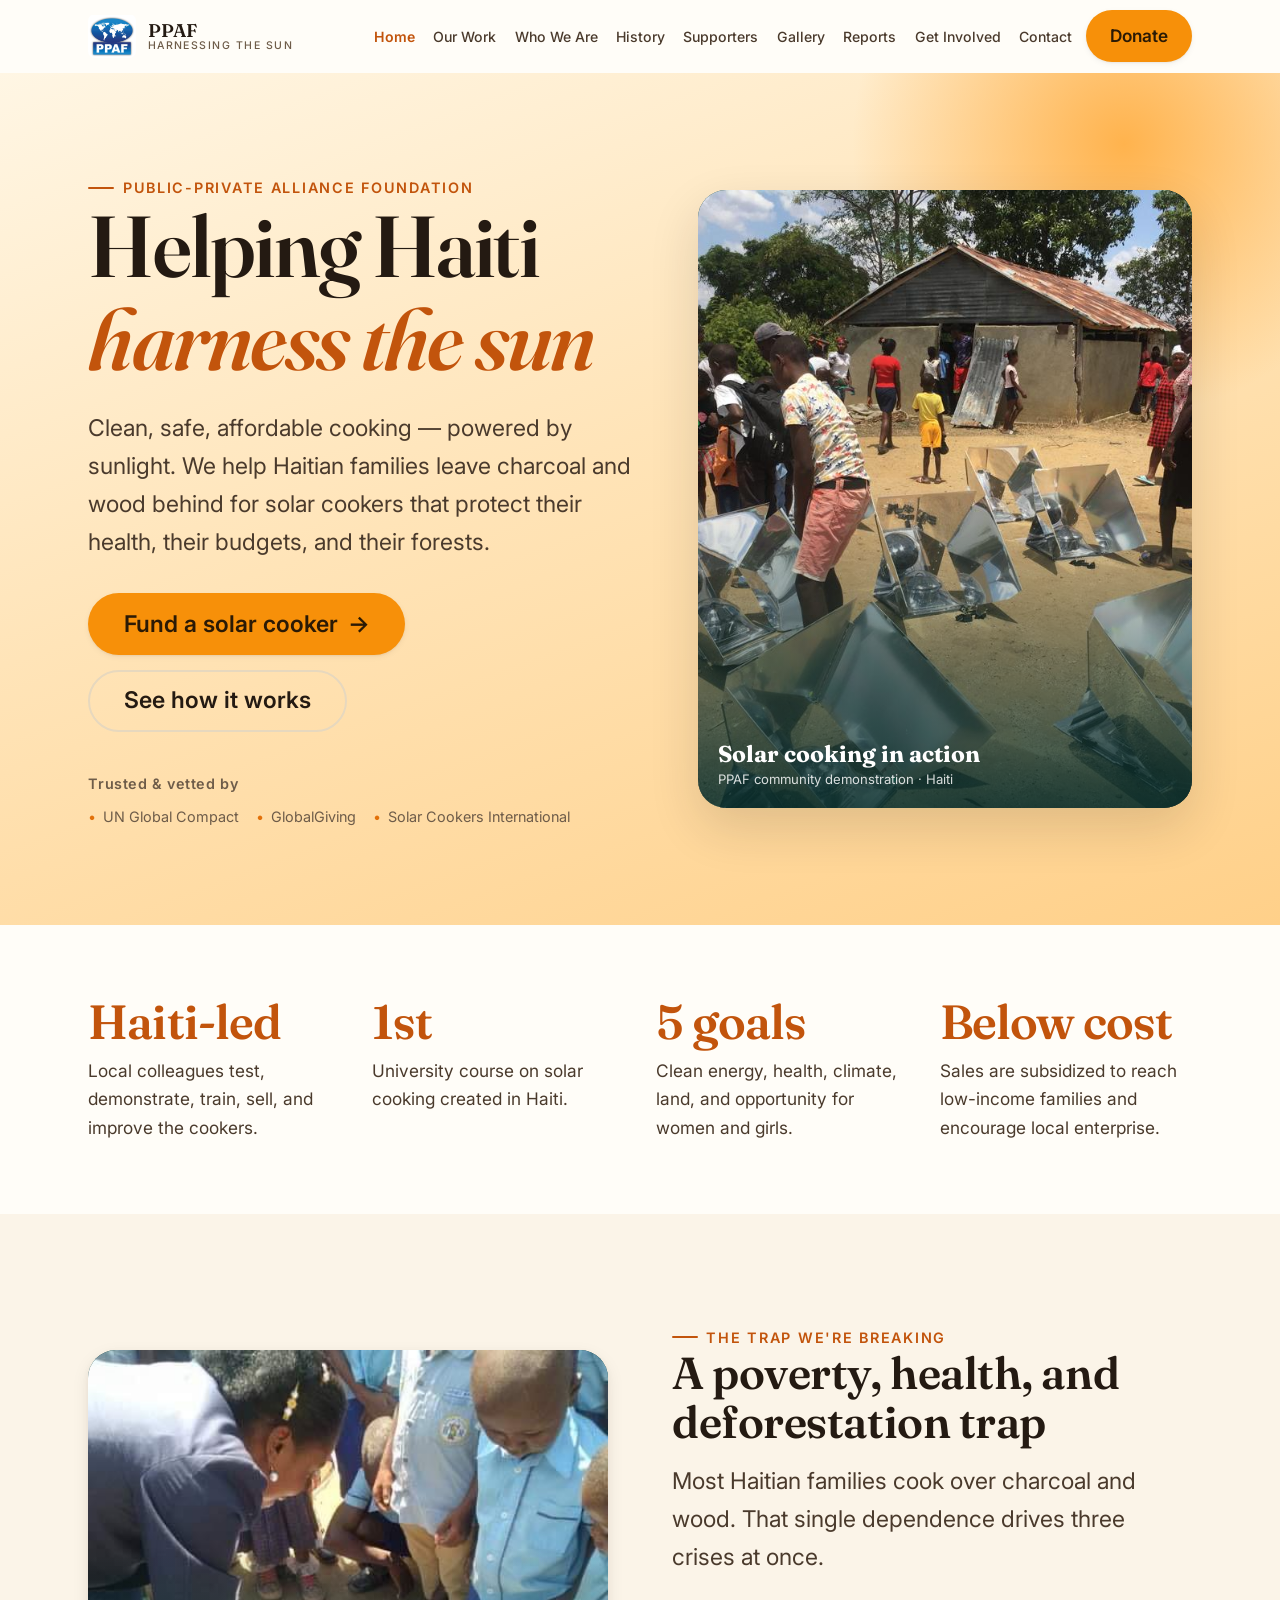
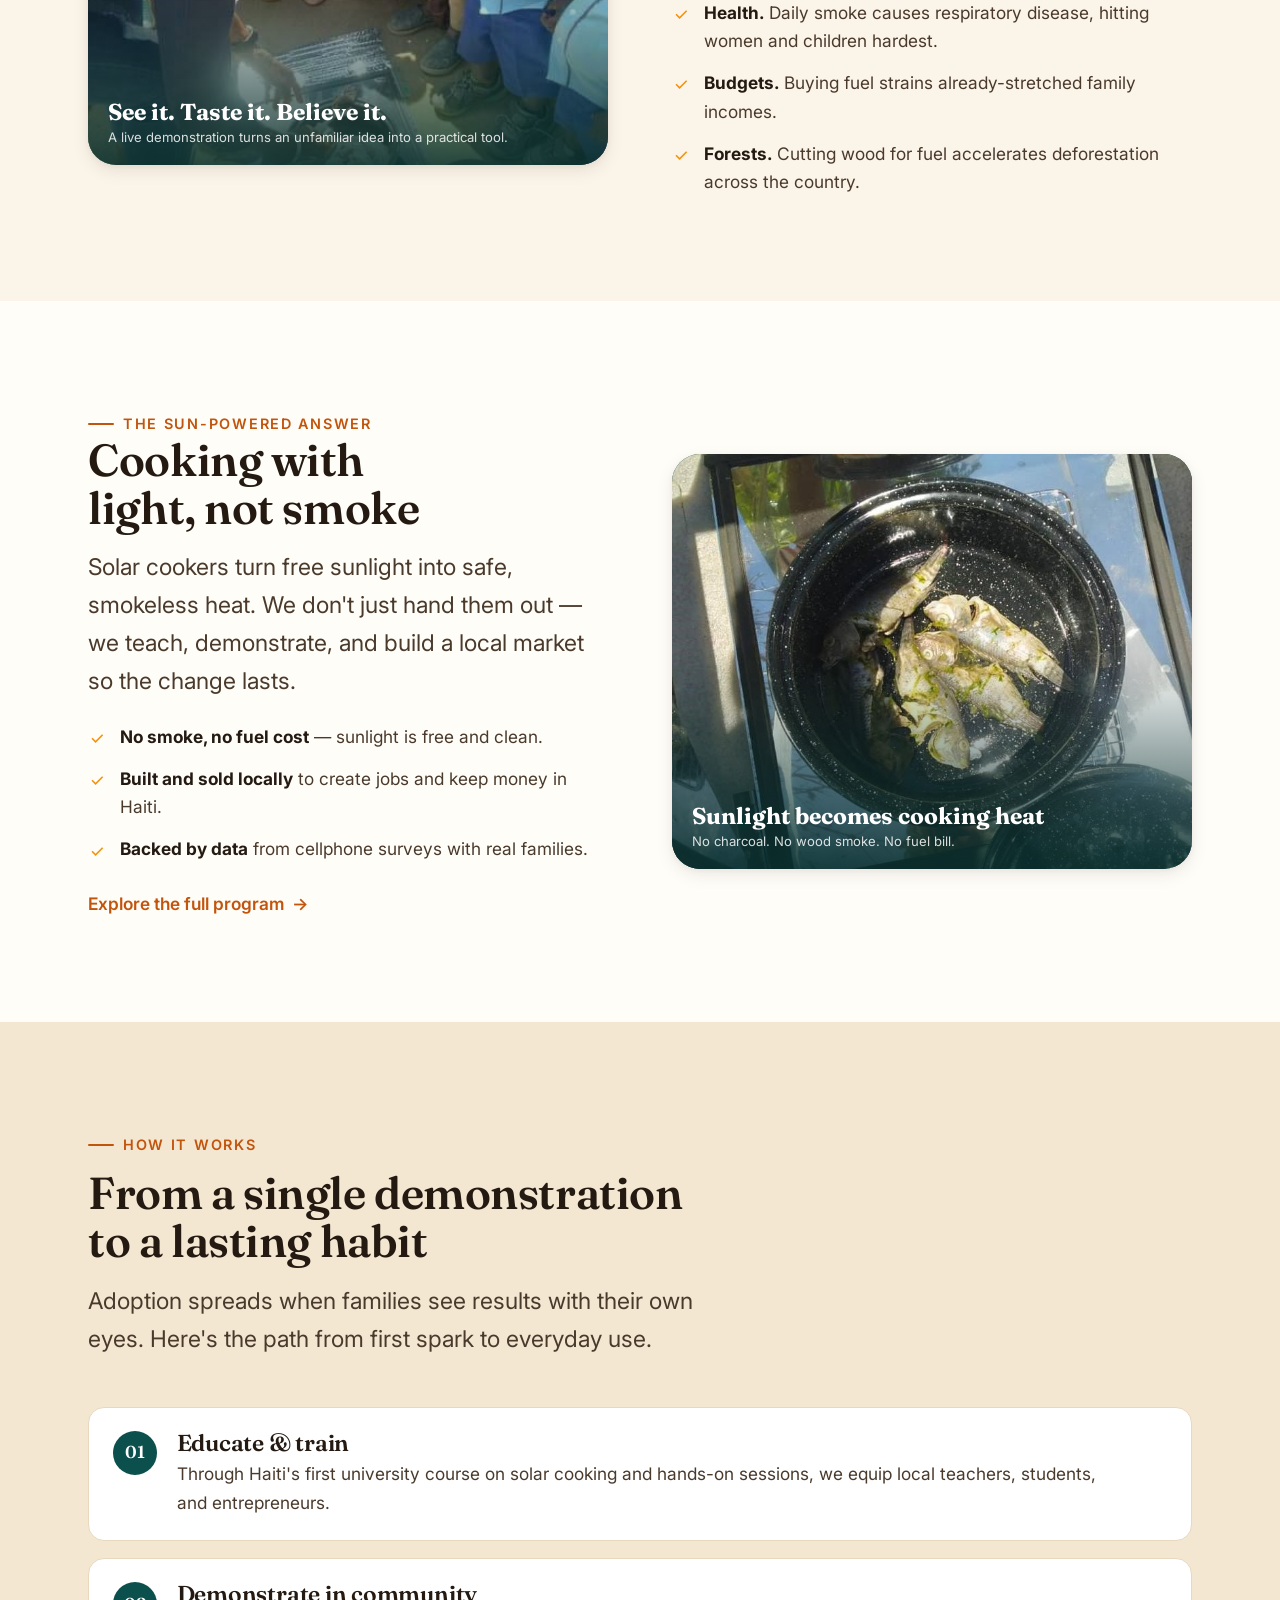
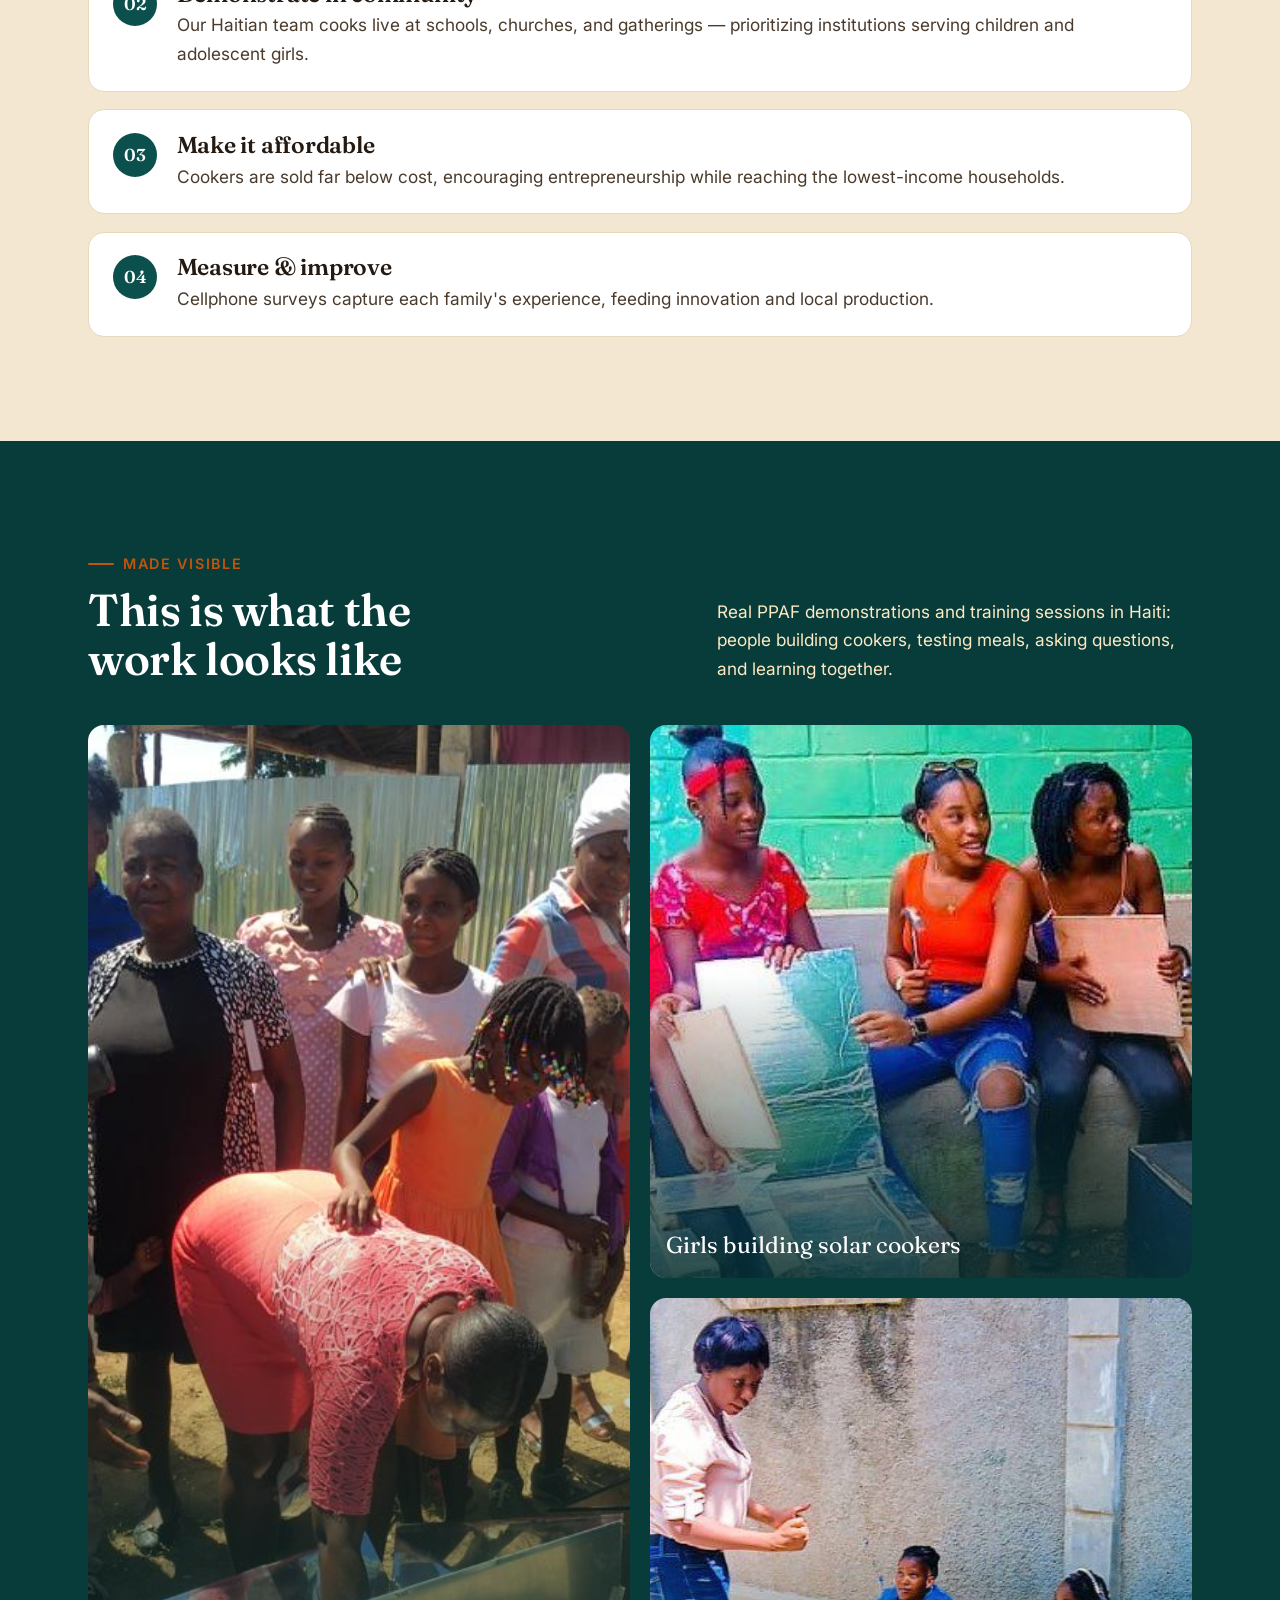
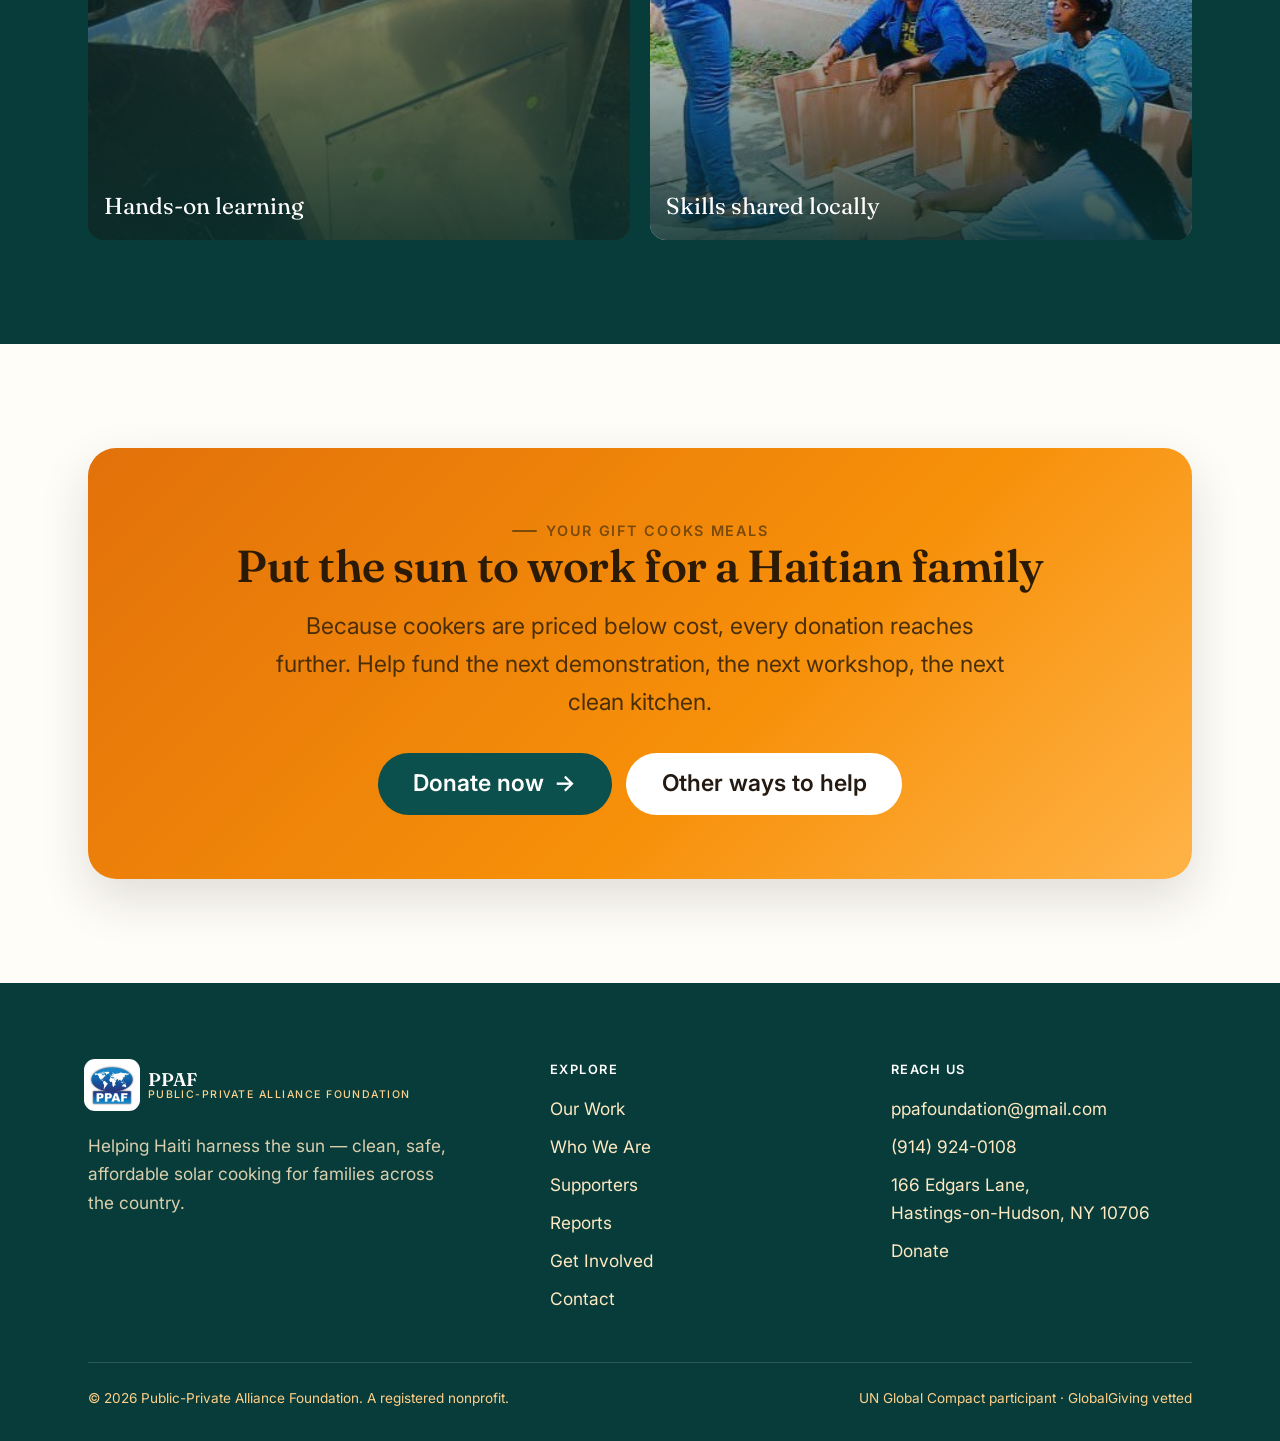
<file: index.html>
<!DOCTYPE html>
<html lang="en">
<head>
  <meta charset="UTF-8">
  <meta name="viewport" content="width=device-width, initial-scale=1, viewport-fit=cover">
  <title>PPAF — Helping Haiti Harness the Sun | Solar Cooking</title>
  <meta name="description" content="The Public-Private Alliance Foundation helps Haitian families cook with the sun — clean, safe, affordable solar cooking that protects health, budgets, and forests.">
  <meta property="og:title" content="PPAF — Helping Haiti Harness the Sun">
  <meta property="og:description" content="Clean, safe, affordable solar cooking for Haitian families.">
  <meta property="og:type" content="website">
  <link rel="icon" href="data:image/svg+xml,%3Csvg xmlns='http://www.w3.org/2000/svg' viewBox='0 0 48 48'%3E%3Ccircle cx='24' cy='24' r='10' fill='%23F79009'/%3E%3C/svg%3E">
  <link rel="preconnect" href="https://fonts.googleapis.com">
  <link rel="preconnect" href="https://fonts.gstatic.com" crossorigin>
  <link href="https://fonts.googleapis.com/css2?family=Fraunces:ital,opsz,wght@0,9..144,400..700;1,9..144,400..600&family=Inter:wght@400;500;600;700&display=swap" rel="stylesheet">
  <link rel="stylesheet" href="css/styles.css">
</head>
<body>
  <a class="skip-link" href="#main">Skip to content</a>

  <!-- ===== Header ===== -->
  <header class="site-header">
    <div class="container">
      <nav class="nav" aria-label="Primary">
        <a class="brand" href="index.html" aria-label="PPAF home">
          <svg class="brand__mark" viewBox="0 0 48 48" aria-hidden="true">
            <circle cx="24" cy="24" r="8.5" fill="#F79009"/>
            <g stroke="#E2710A" stroke-width="2.4" stroke-linecap="round">
              <line x1="24" y1="3" x2="24" y2="10"/><line x1="24" y1="38" x2="24" y2="45"/>
              <line x1="3" y1="24" x2="10" y2="24"/><line x1="38" y1="24" x2="45" y2="24"/>
              <line x1="9" y1="9" x2="14" y2="14"/><line x1="34" y1="34" x2="39" y2="39"/>
              <line x1="39" y1="9" x2="34" y2="14"/><line x1="14" y1="34" x2="9" y2="39"/>
            </g>
          </svg>
          <span class="brand__name">PPAF<small>Harnessing the Sun</small></span>
        </a>

        <button class="nav__toggle" aria-expanded="false" aria-controls="nav-menu" aria-label="Open menu">
          <span></span>
        </button>

        <div class="nav__menu" id="nav-menu">
          <ul class="nav__links">
            <li><a href="index.html">Home</a></li>
            <li><a href="our-work.html">Our Work</a></li>
            <li><a href="about.html">Who We Are</a></li>
            <li><a href="history.html">History</a></li>
            <li><a href="supporters.html">Supporters</a></li>
            <li><a href="gallery.html">Gallery</a></li>
            <li><a href="reports.html">Reports</a></li>
            <li><a href="get-involved.html">Get Involved</a></li>
            <li><a href="contact.html">Contact</a></li>
          </ul>
          <div class="nav__cta">
            <a class="btn btn--primary" href="get-involved.html#donate">Donate</a>
          </div>
        </div>
      </nav>
    </div>
  </header>
  <div class="nav__scrim" aria-hidden="true"></div>

  <main id="main">
    <!-- ===== Hero ===== -->
    <section class="hero">
      <div class="container hero__inner">
        <div class="hero__copy">
          <span class="eyebrow">Public-Private Alliance Foundation</span>
          <h1>Helping Haiti <em>harness the sun</em></h1>
          <p class="hero__sub">Clean, safe, affordable cooking — powered by sunlight. We help Haitian families leave charcoal and wood behind for solar cookers that protect their health, their budgets, and their forests.</p>
          <div class="hero__cta">
            <a class="btn btn--primary btn--lg" href="get-involved.html#donate">Fund a solar cooker <span class="arrow" aria-hidden="true">&rarr;</span></a>
            <a class="btn btn--ghost btn--lg" href="our-work.html">See how it works</a>
          </div>
          <div class="hero__trust">
            <span>Trusted &amp; vetted by</span>
            <ul>
              <li>UN Global Compact</li>
              <li>GlobalGiving</li>
              <li>Solar Cookers International</li>
            </ul>
          </div>
        </div>
        <figure class="hero__art field-photo">
          <img src="images/field/cooker-demonstration.jpg" alt="Families and children gathered around solar cookers during a PPAF demonstration in Haiti">
          <figcaption><strong>Solar cooking in action</strong><span>PPAF community demonstration · Haiti</span></figcaption>
        </figure>
      </div>
    </section>

    <!-- ===== Impact stats ===== -->
    <section class="section section--tight">
      <div class="container">
        <div class="stats">
          <div class="stat reveal"><div class="stat__num">Haiti-led</div><div class="stat__label">Local colleagues test, demonstrate, train, sell, and improve the cookers.</div></div>
          <div class="stat reveal"><div class="stat__num">1st</div><div class="stat__label">University course on solar cooking created in Haiti.</div></div>
          <div class="stat reveal"><div class="stat__num">5 goals</div><div class="stat__label">Clean energy, health, climate, land, and opportunity for women and girls.</div></div>
          <div class="stat reveal"><div class="stat__num">Below cost</div><div class="stat__label">Sales are subsidized to reach low-income families and encourage local enterprise.</div></div>
        </div>
      </div>
    </section>

    <!-- ===== The problem ===== -->
    <section class="section section--cream">
      <div class="container">
        <div class="split">
          <figure class="split__media field-photo">
            <img src="images/field/demo-with-kids.jpg" alt="Children watching food cook in a solar cooker during a PPAF demonstration">
            <figcaption><strong>See it. Taste it. Believe it.</strong><span>A live demonstration turns an unfamiliar idea into a practical tool.</span></figcaption>
          </figure>
          <div class="split__body reveal">
            <span class="eyebrow">The trap we're breaking</span>
            <h2>A poverty, health, and deforestation trap</h2>
            <p class="lede" style="margin-top:1rem">Most Haitian families cook over charcoal and wood. That single dependence drives three crises at once.</p>
            <ul class="ticks">
              <li><strong>Health.</strong> Daily smoke causes respiratory disease, hitting women and children hardest.</li>
              <li><strong>Budgets.</strong> Buying fuel strains already-stretched family incomes.</li>
              <li><strong>Forests.</strong> Cutting wood for fuel accelerates deforestation across the country.</li>
            </ul>
          </div>
        </div>
      </div>
    </section>

    <!-- ===== The solution ===== -->
    <section class="section">
      <div class="container">
        <div class="split split--reverse">
          <figure class="split__media field-photo">
            <img src="images/field/fish-solar-cooking.jpg" alt="Fish cooking inside a reflective solar cooker">
            <figcaption><strong>Sunlight becomes cooking heat</strong><span>No charcoal. No wood smoke. No fuel bill.</span></figcaption>
          </figure>
          <div class="split__body reveal">
            <span class="eyebrow">The sun-powered answer</span>
            <h2>Cooking with light, not smoke</h2>
            <p class="lede" style="margin-top:1rem">Solar cookers turn free sunlight into safe, smokeless heat. We don't just hand them out — we teach, demonstrate, and build a local market so the change lasts.</p>
            <ul class="ticks">
              <li><strong>No smoke, no fuel cost</strong> — sunlight is free and clean.</li>
              <li><strong>Built and sold locally</strong> to create jobs and keep money in Haiti.</li>
              <li><strong>Backed by data</strong> from cellphone surveys with real families.</li>
            </ul>
            <p style="margin-top:1.6rem"><a class="link-arrow" href="our-work.html">Explore the full program <span class="arrow" aria-hidden="true">&rarr;</span></a></p>
          </div>
        </div>
      </div>
    </section>

    <!-- ===== How it works ===== -->
    <section class="section section--sand">
      <div class="container">
        <div class="section-head">
          <span class="eyebrow">How it works</span>
          <h2>From a single demonstration to a lasting habit</h2>
          <p>Adoption spreads when families see results with their own eyes. Here's the path from first spark to everyday use.</p>
        </div>
        <div class="steps">
          <div class="step-row reveal"><div class="step-row__n" aria-hidden="true"></div><div><h3>Educate &amp; train</h3><p>Through Haiti's first university course on solar cooking and hands-on sessions, we equip local teachers, students, and entrepreneurs.</p></div></div>
          <div class="step-row reveal"><div class="step-row__n" aria-hidden="true"></div><div><h3>Demonstrate in community</h3><p>Our Haitian team cooks live at schools, churches, and gatherings — prioritizing institutions serving children and adolescent girls.</p></div></div>
          <div class="step-row reveal"><div class="step-row__n" aria-hidden="true"></div><div><h3>Make it affordable</h3><p>Cookers are sold far below cost, encouraging entrepreneurship while reaching the lowest-income households.</p></div></div>
          <div class="step-row reveal"><div class="step-row__n" aria-hidden="true"></div><div><h3>Measure &amp; improve</h3><p>Cellphone surveys capture each family's experience, feeding innovation and local production.</p></div></div>
        </div>
      </div>
    </section>

    <!-- ===== Field gallery ===== -->
    <section class="section field-section">
      <div class="container">
        <div class="field-intro">
          <div>
            <span class="eyebrow">Made visible</span>
            <h2>This is what the work looks like</h2>
          </div>
          <p>Real PPAF demonstrations and training sessions in Haiti: people building cookers, testing meals, asking questions, and learning together.</p>
        </div>
        <div class="field-grid">
          <figure class="field-tile field-tile--wide">
            <img src="images/field/hands-on-learning.jpg" alt="Women and girls taking part in hands-on solar cooker training">
            <figcaption>Hands-on learning</figcaption>
          </figure>
          <figure class="field-tile">
            <img src="images/field/girls-made-cookers.jpg" alt="Three young women displaying solar cookers they helped make">
            <figcaption>Girls building solar cookers</figcaption>
          </figure>
          <figure class="field-tile">
            <img src="images/field/aline-coaches.jpg" alt="A trainer coaching young women assembling box-style solar cookers">
            <figcaption>Skills shared locally</figcaption>
          </figure>
        </div>
      </div>
    </section>

    <!-- ===== Latest reports ===== -->
    <section class="section">
      <div class="container">
        <div class="section-head" style="display:flex;justify-content:space-between;align-items:end;max-width:none;flex-wrap:wrap;gap:1rem">
          <div style="max-width:46ch">
            <span class="eyebrow">From the field</span>
            <h2>Latest reports</h2>
            <p>Updates, photos, and field notes published by our board and team.</p>
          </div>
          <a class="btn btn--ghost" href="reports.html">All reports <span class="arrow" aria-hidden="true">&rarr;</span></a>
        </div>
        <div id="report-preview" aria-live="polite">
          <div class="report-grid">
            <div class="skeleton skel-card"></div>
            <div class="skeleton skel-card"></div>
            <div class="skeleton skel-card"></div>
          </div>
        </div>
      </div>
    </section>

    <!-- ===== Donate CTA ===== -->
    <section class="section">
      <div class="container">
        <div class="cta-band reveal">
          <span class="eyebrow" style="color:#7a4a0a">Your gift cooks meals</span>
          <h2>Put the sun to work for a Haitian family</h2>
          <p>Because cookers are priced below cost, every donation reaches further. Help fund the next demonstration, the next workshop, the next clean kitchen.</p>
          <div class="hero__cta">
            <a class="btn btn--solid-ink btn--lg" href="get-involved.html#donate">Donate now <span class="arrow" aria-hidden="true">&rarr;</span></a>
            <a class="btn btn--light btn--lg" href="get-involved.html">Other ways to help</a>
          </div>
        </div>
      </div>
    </section>
  </main>

  <!-- ===== Footer ===== -->
  <footer class="site-footer">
    <div class="container">
      <div class="footer-grid">
        <div class="footer-brand">
          <a class="brand" href="index.html" aria-label="PPAF home">
            <svg class="brand__mark" viewBox="0 0 48 48" aria-hidden="true">
              <circle cx="24" cy="24" r="8.5" fill="#FFB347"/>
              <g stroke="#FFD089" stroke-width="2.4" stroke-linecap="round">
                <line x1="24" y1="3" x2="24" y2="10"/><line x1="24" y1="38" x2="24" y2="45"/>
                <line x1="3" y1="24" x2="10" y2="24"/><line x1="38" y1="24" x2="45" y2="24"/>
                <line x1="9" y1="9" x2="14" y2="14"/><line x1="34" y1="34" x2="39" y2="39"/>
                <line x1="39" y1="9" x2="34" y2="14"/><line x1="14" y1="34" x2="9" y2="39"/>
              </g>
            </svg>
            <span class="brand__name">PPAF<small>Public-Private Alliance Foundation</small></span>
          </a>
          <p>Helping Haiti harness the sun — clean, safe, affordable solar cooking for families across the country.</p>
        </div>
        <div>
          <h4>Explore</h4>
          <ul class="footer-links">
            <li><a href="our-work.html">Our Work</a></li>
            <li><a href="about.html">Who We Are</a></li>
            <li><a href="supporters.html">Supporters</a></li>
            <li><a href="reports.html">Reports</a></li>
            <li><a href="get-involved.html">Get Involved</a></li>
            <li><a href="contact.html">Contact</a></li>
          </ul>
        </div>
        <div>
          <h4>Reach us</h4>
          <ul class="footer-links">
            <li><a href="mailto:ppafoundation@gmail.com">ppafoundation@gmail.com</a></li>
            <li><a href="tel:+19149240108">(914) 924-0108</a></li>
            <li>166 Edgars Lane,<br>Hastings-on-Hudson, NY 10706</li>
            <li><a href="get-involved.html#donate">Donate</a></li>
          </ul>
        </div>
      </div>
      <div class="footer-bottom">
        <p>&copy; <span id="year">2026</span> Public-Private Alliance Foundation. A registered nonprofit.</p>
        <p>UN Global Compact participant · GlobalGiving vetted</p>
      </div>
    </div>
  </footer>

  <script src="js/main.js"></script>
  <script src="js/reports.js"></script>
  <!-- Netlify Identity: completes board-member invite emails (sends them to /admin) -->
  <script src="https://identity.netlify.com/v1/netlify-identity-widget.js"></script>
  <script>
    if (window.netlifyIdentity) {
      window.netlifyIdentity.on("init", function (user) {
        if (!user) {
          window.netlifyIdentity.on("login", function () { document.location.href = "/admin/"; });
        }
      });
    }
  </script>
</body>
</html>
</file>
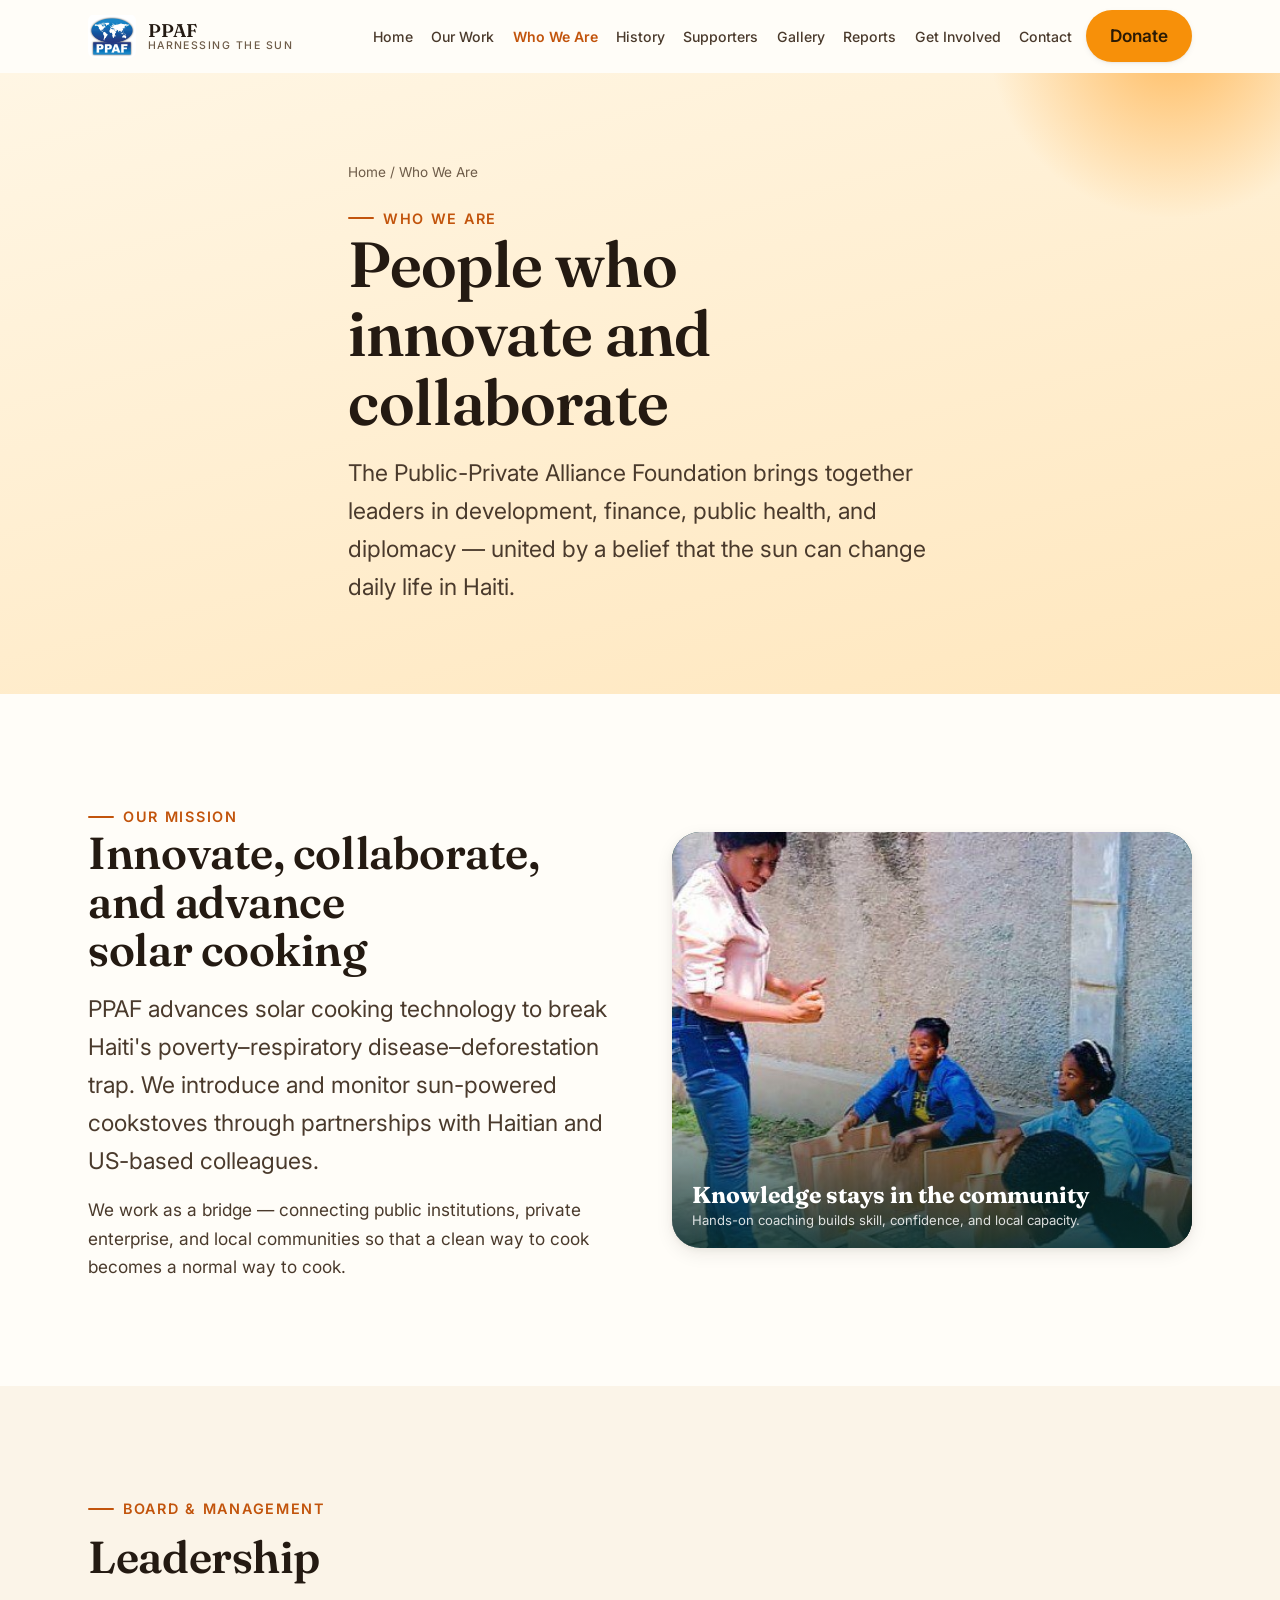
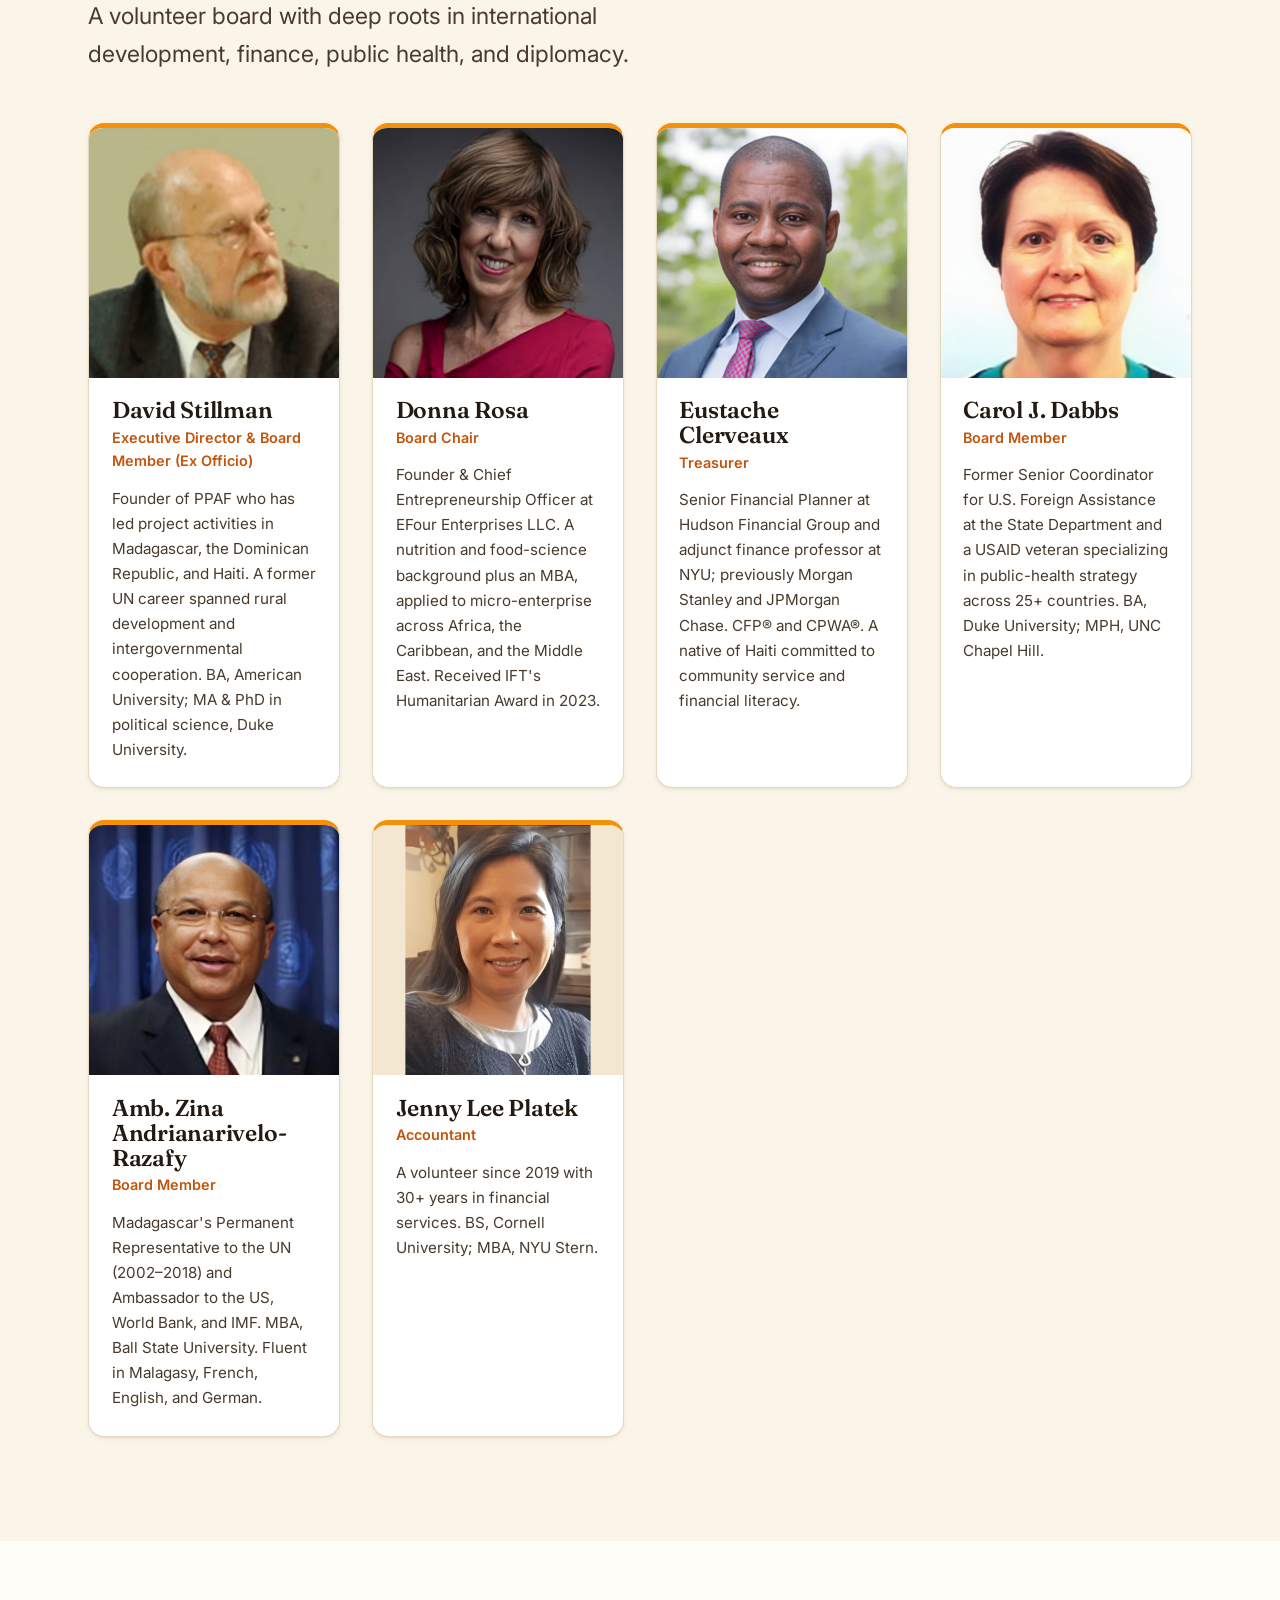
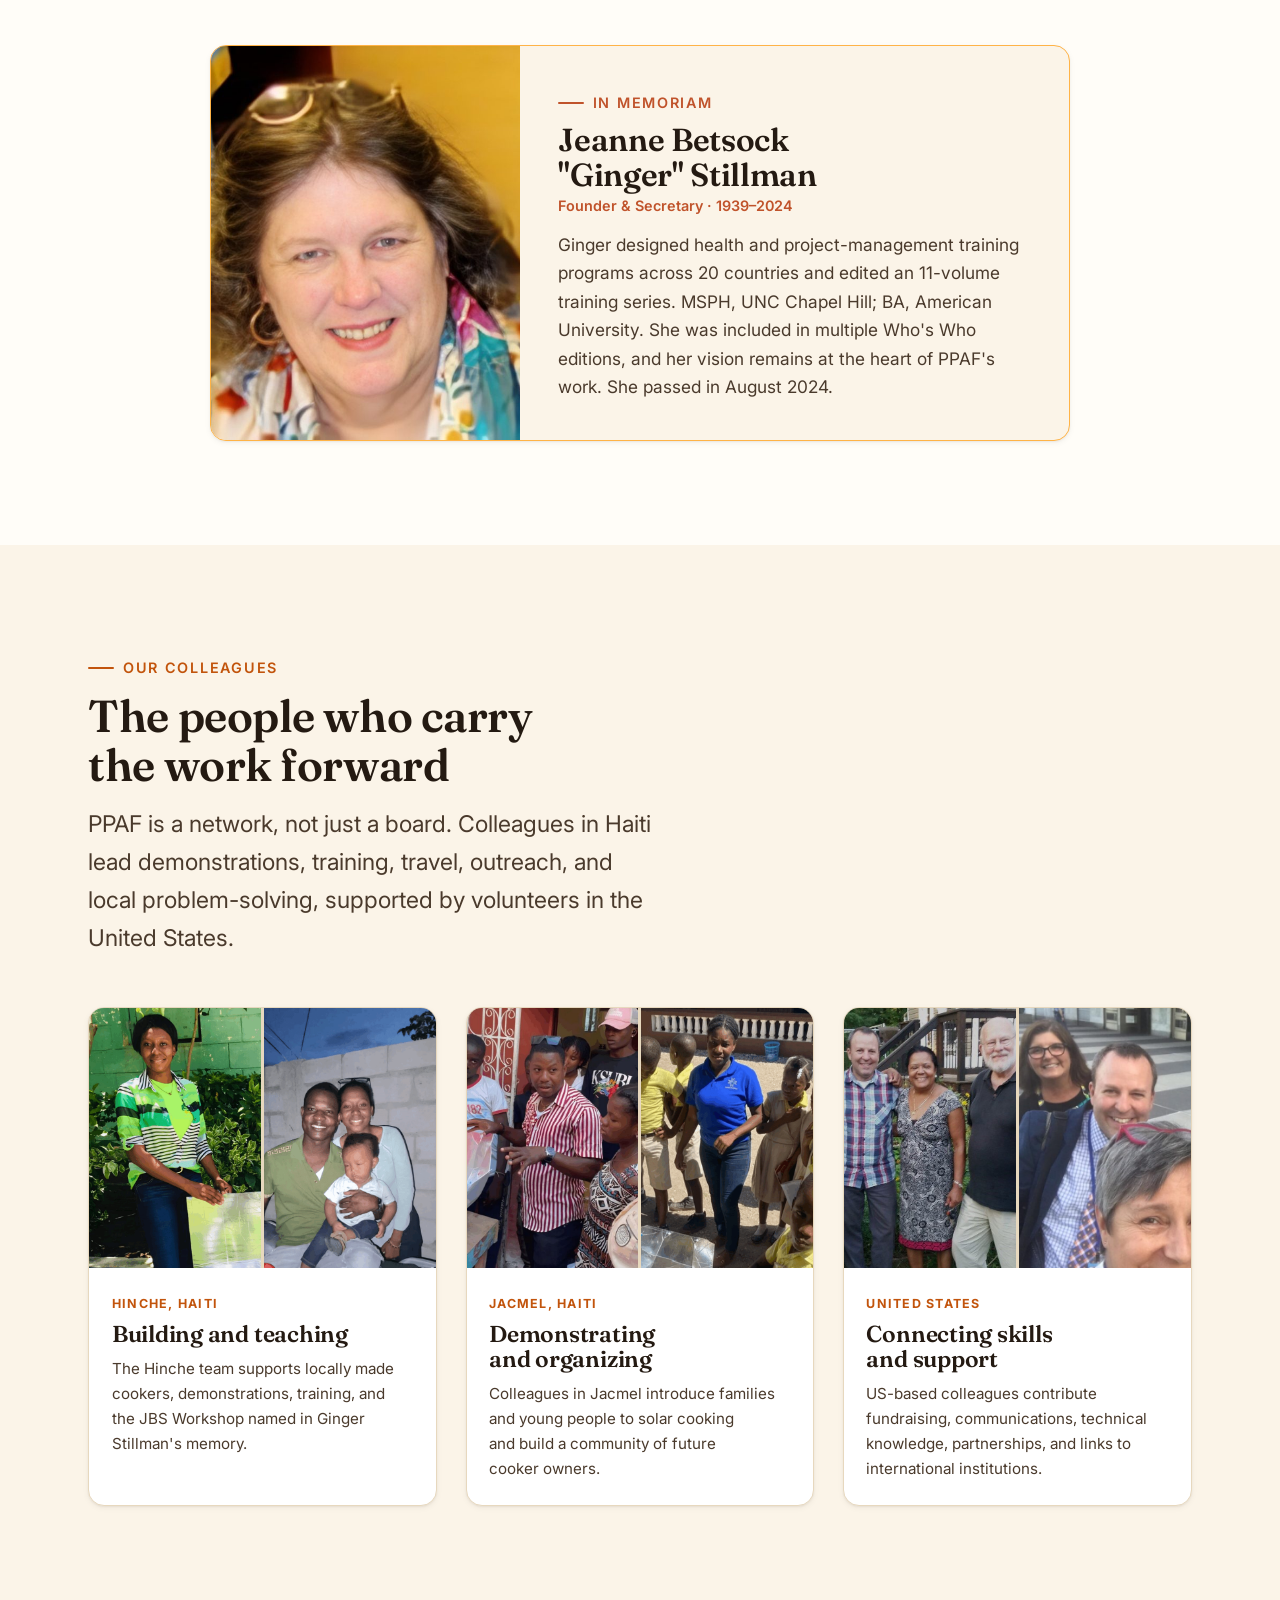
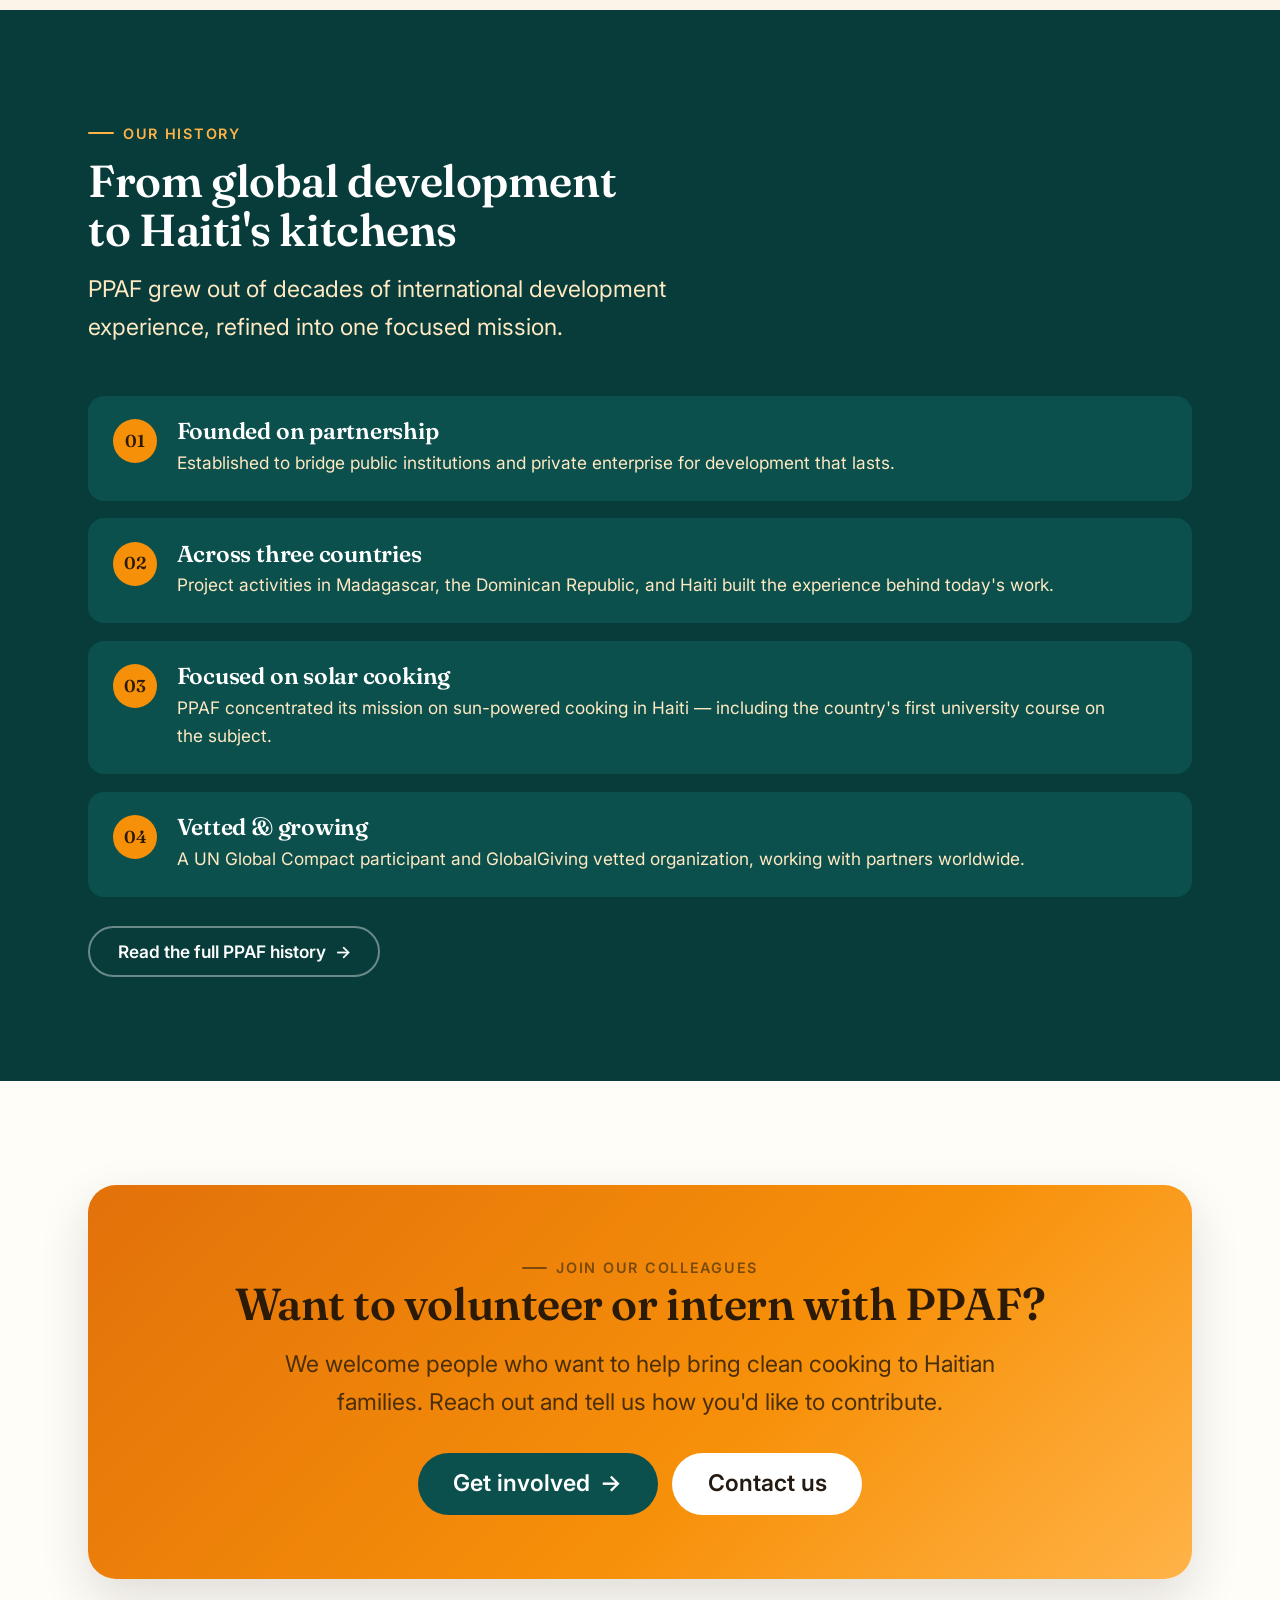
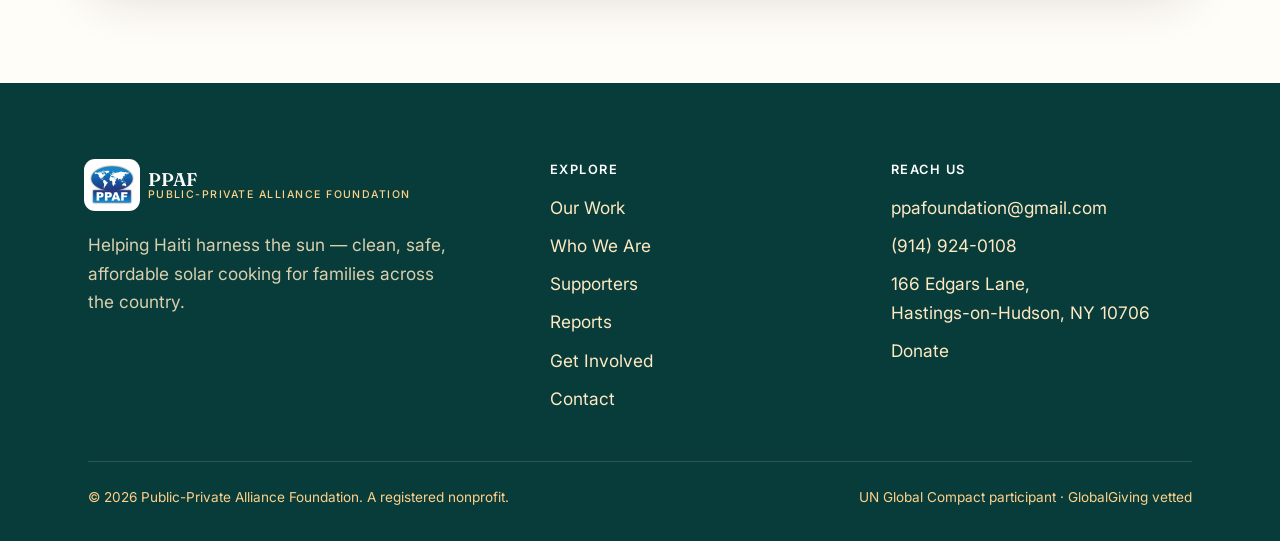
<file: about.html>
<!DOCTYPE html>
<html lang="en">
<head>
  <meta charset="UTF-8">
  <meta name="viewport" content="width=device-width, initial-scale=1, viewport-fit=cover">
  <title>Who We Are — Board &amp; Team | PPAF</title>
  <meta name="description" content="Meet the board and team of the Public-Private Alliance Foundation, and learn the history behind our solar cooking work in Haiti.">
  <link rel="icon" href="data:image/svg+xml,%3Csvg xmlns='http://www.w3.org/2000/svg' viewBox='0 0 48 48'%3E%3Ccircle cx='24' cy='24' r='10' fill='%23F79009'/%3E%3C/svg%3E">
  <link rel="preconnect" href="https://fonts.googleapis.com">
  <link rel="preconnect" href="https://fonts.gstatic.com" crossorigin>
  <link href="https://fonts.googleapis.com/css2?family=Fraunces:ital,opsz,wght@0,9..144,400..700;1,9..144,400..600&family=Inter:wght@400;500;600;700&display=swap" rel="stylesheet">
  <link rel="stylesheet" href="css/styles.css">
</head>
<body>
  <a class="skip-link" href="#main">Skip to content</a>

  <header class="site-header">
    <div class="container">
      <nav class="nav" aria-label="Primary">
        <a class="brand" href="index.html" aria-label="PPAF home">
          <svg class="brand__mark" viewBox="0 0 48 48" aria-hidden="true">
            <circle cx="24" cy="24" r="8.5" fill="#F79009"/>
            <g stroke="#E2710A" stroke-width="2.4" stroke-linecap="round">
              <line x1="24" y1="3" x2="24" y2="10"/><line x1="24" y1="38" x2="24" y2="45"/>
              <line x1="3" y1="24" x2="10" y2="24"/><line x1="38" y1="24" x2="45" y2="24"/>
              <line x1="9" y1="9" x2="14" y2="14"/><line x1="34" y1="34" x2="39" y2="39"/>
              <line x1="39" y1="9" x2="34" y2="14"/><line x1="14" y1="34" x2="9" y2="39"/>
            </g>
          </svg>
          <span class="brand__name">PPAF<small>Harnessing the Sun</small></span>
        </a>
        <button class="nav__toggle" aria-expanded="false" aria-controls="nav-menu" aria-label="Open menu"><span></span></button>
        <div class="nav__menu" id="nav-menu">
          <ul class="nav__links">
            <li><a href="index.html">Home</a></li>
            <li><a href="our-work.html">Our Work</a></li>
            <li><a href="about.html">Who We Are</a></li>
            <li><a href="history.html">History</a></li>
            <li><a href="supporters.html">Supporters</a></li>
            <li><a href="gallery.html">Gallery</a></li>
            <li><a href="reports.html">Reports</a></li>
            <li><a href="get-involved.html">Get Involved</a></li>
            <li><a href="contact.html">Contact</a></li>
          </ul>
          <div class="nav__cta"><a class="btn btn--primary" href="get-involved.html#donate">Donate</a></div>
        </div>
      </nav>
    </div>
  </header>
  <div class="nav__scrim" aria-hidden="true"></div>

  <main id="main">
    <section class="page-hero">
      <div class="container page-hero__inner">
        <div class="breadcrumb"><a href="index.html">Home</a> / Who We Are</div>
        <span class="eyebrow">Who We Are</span>
        <h1>People who innovate and collaborate</h1>
        <p>The Public-Private Alliance Foundation brings together leaders in development, finance, public health, and diplomacy — united by a belief that the sun can change daily life in Haiti.</p>
      </div>
    </section>

    <!-- Mission -->
    <section class="section">
      <div class="container">
        <div class="split">
          <div class="split__body reveal">
            <span class="eyebrow">Our mission</span>
            <h2>Innovate, collaborate, and advance solar cooking</h2>
            <p class="lede" style="margin-top:1rem">PPAF advances solar cooking technology to break Haiti's poverty–respiratory disease–deforestation trap. We introduce and monitor sun-powered cookstoves through partnerships with Haitian and US-based colleagues.</p>
            <p style="margin-top:1rem;color:var(--ink-70)">We work as a bridge — connecting public institutions, private enterprise, and local communities so that a clean way to cook becomes a normal way to cook.</p>
          </div>
          <figure class="split__media field-photo">
            <img src="images/field/aline-coaches.jpg" alt="A PPAF trainer coaching young women as they assemble solar cookers">
            <figcaption><strong>Knowledge stays in the community</strong><span>Hands-on coaching builds skill, confidence, and local capacity.</span></figcaption>
          </figure>
        </div>
      </div>
    </section>

    <!-- Board & Management -->
    <section class="section section--cream">
      <div class="container">
        <div class="section-head">
          <span class="eyebrow">Board &amp; Management</span>
          <h2>Leadership</h2>
          <p>A volunteer board with deep roots in international development, finance, public health, and diplomacy.</p>
        </div>
        <div class="team-grid">
          <article class="member reveal">
            <div class="member__photo"><img src="images/team/david-stillman.png" alt="David Stillman" loading="lazy"></div>
            <div class="member__body">
              <h3>David Stillman</h3>
              <div class="member__role">Executive Director &amp; Board Member (Ex Officio)</div>
              <p class="member__bio">Founder of PPAF who has led project activities in Madagascar, the Dominican Republic, and Haiti. A former UN career spanned rural development and intergovernmental cooperation. BA, American University; MA &amp; PhD in political science, Duke University.</p>
            </div>
          </article>
          <article class="member reveal">
            <div class="member__photo"><img src="images/team/donna-rosa.jpg" alt="Donna Rosa" loading="lazy"></div>
            <div class="member__body">
              <h3>Donna Rosa</h3>
              <div class="member__role">Board Chair</div>
              <p class="member__bio">Founder &amp; Chief Entrepreneurship Officer at EFour Enterprises LLC. A nutrition and food-science background plus an MBA, applied to micro-enterprise across Africa, the Caribbean, and the Middle East. Received IFT's Humanitarian Award in 2023.</p>
            </div>
          </article>
          <article class="member reveal">
            <div class="member__photo"><img src="images/team/eustache-clerveaux.png" alt="Eustache Clerveaux" loading="lazy"></div>
            <div class="member__body">
              <h3>Eustache Clerveaux</h3>
              <div class="member__role">Treasurer</div>
              <p class="member__bio">Senior Financial Planner at Hudson Financial Group and adjunct finance professor at NYU; previously Morgan Stanley and JPMorgan Chase. CFP® and CPWA®. A native of Haiti committed to community service and financial literacy.</p>
            </div>
          </article>
          <article class="member reveal">
            <div class="member__photo"><img src="images/team/carol-dabbs.jpg" alt="Carol J. Dabbs" loading="lazy"></div>
            <div class="member__body">
              <h3>Carol J. Dabbs</h3>
              <div class="member__role">Board Member</div>
              <p class="member__bio">Former Senior Coordinator for U.S. Foreign Assistance at the State Department and a USAID veteran specializing in public-health strategy across 25+ countries. BA, Duke University; MPH, UNC Chapel Hill.</p>
            </div>
          </article>
          <article class="member reveal">
            <div class="member__photo"><img src="images/team/zina-andrianarivelo-razafy.jpg" alt="Ambassador Zina Andrianarivelo-Razafy" loading="lazy"></div>
            <div class="member__body">
              <h3>Amb. Zina Andrianarivelo-Razafy</h3>
              <div class="member__role">Board Member</div>
              <p class="member__bio">Madagascar's Permanent Representative to the UN (2002–2018) and Ambassador to the US, World Bank, and IMF. MBA, Ball State University. Fluent in Malagasy, French, English, and German.</p>
            </div>
          </article>
          <article class="member reveal">
            <div class="member__photo"><img src="images/team/jenny-platek.png" alt="Jenny Lee Platek" loading="lazy"></div>
            <div class="member__body">
              <h3>Jenny Lee Platek</h3>
              <div class="member__role">Accountant</div>
              <p class="member__bio">A volunteer since 2019 with 30+ years in financial services. BS, Cornell University; MBA, NYU Stern.</p>
            </div>
          </article>
        </div>
      </div>
    </section>

    <!-- In memoriam -->
    <section class="section">
      <div class="container">
        <div class="member member--memoriam memoriam-card reveal">
          <div class="memoriam-card__photo">
            <img src="images/team/jeanne-stillman.jpg" alt="Jeanne Betsock Ginger Stillman" loading="lazy">
          </div>
          <div class="member__body">
            <span class="eyebrow" style="color:var(--clay-500)">In memoriam</span>
            <h3 style="font-size:var(--step-2);margin-top:0.5rem">Jeanne Betsock "Ginger" Stillman</h3>
            <div class="member__role">Founder &amp; Secretary · 1939–2024</div>
            <p class="member__bio" style="font-size:var(--step-0)">Ginger designed health and project-management training programs across 20 countries and edited an 11-volume training series. MSPH, UNC Chapel Hill; BA, American University. She was included in multiple Who's Who editions, and her vision remains at the heart of PPAF's work. She passed in August 2024.</p>
          </div>
        </div>
      </div>
    </section>

    <!-- Colleagues -->
    <section class="section section--cream">
      <div class="container">
        <div class="section-head">
          <span class="eyebrow">Our colleagues</span>
          <h2>The people who carry the work forward</h2>
          <p>PPAF is a network, not just a board. Colleagues in Haiti lead demonstrations, training, travel, outreach, and local problem-solving, supported by volunteers in the United States.</p>
        </div>
        <div class="colleague-regions">
          <article class="colleague-region reveal">
            <div class="colleague-region__photos">
              <img src="images/team/colleague-hinche-1.png" alt="PPAF colleague in Hinche with a reflective solar cooker" loading="lazy">
              <img src="images/team/colleague-hinche-2.png" alt="PPAF colleagues and family in Hinche" loading="lazy">
            </div>
            <div class="colleague-region__body">
              <span>Hinche, Haiti</span>
              <h3>Building and teaching</h3>
              <p>The Hinche team supports locally made cookers, demonstrations, training, and the JBS Workshop named in Ginger Stillman's memory.</p>
            </div>
          </article>
          <article class="colleague-region reveal">
            <div class="colleague-region__photos">
              <img src="images/team/colleague-jacmel-2.jpg" alt="PPAF colleague demonstrating a solar cooker in Jacmel" loading="lazy">
              <img src="images/team/colleague-jacmel-3.png" alt="PPAF colleague with schoolchildren around a solar cooker in Jacmel" loading="lazy">
            </div>
            <div class="colleague-region__body">
              <span>Jacmel, Haiti</span>
              <h3>Demonstrating and organizing</h3>
              <p>Colleagues in Jacmel introduce families and young people to solar cooking and build a community of future cooker owners.</p>
            </div>
          </article>
          <article class="colleague-region reveal">
            <div class="colleague-region__photos">
              <img src="images/team/colleague-usa-2.jpg" alt="A group of PPAF colleagues in the United States" loading="lazy">
              <img src="images/team/colleague-usa-1.jpg" alt="Three PPAF colleagues outside a United Nations building" loading="lazy">
            </div>
            <div class="colleague-region__body">
              <span>United States</span>
              <h3>Connecting skills and support</h3>
              <p>US-based colleagues contribute fundraising, communications, technical knowledge, partnerships, and links to international institutions.</p>
            </div>
          </article>
        </div>
      </div>
    </section>

    <!-- History -->
    <section class="section section--ink">
      <div class="container">
        <div class="section-head">
          <span class="eyebrow">Our history</span>
          <h2>From global development to Haiti's kitchens</h2>
          <p>PPAF grew out of decades of international development experience, refined into one focused mission.</p>
        </div>
        <div class="steps">
          <div class="step-row reveal" style="background:var(--teal-600);border-color:transparent;color:#fff"><div class="step-row__n" style="background:var(--sun-400);color:#2b1a05" aria-hidden="true"></div><div><h3 style="color:#fff">Founded on partnership</h3><p style="color:var(--sun-100)">Established to bridge public institutions and private enterprise for development that lasts.</p></div></div>
          <div class="step-row reveal" style="background:var(--teal-600);border-color:transparent;color:#fff"><div class="step-row__n" style="background:var(--sun-400);color:#2b1a05" aria-hidden="true"></div><div><h3 style="color:#fff">Across three countries</h3><p style="color:var(--sun-100)">Project activities in Madagascar, the Dominican Republic, and Haiti built the experience behind today's work.</p></div></div>
          <div class="step-row reveal" style="background:var(--teal-600);border-color:transparent;color:#fff"><div class="step-row__n" style="background:var(--sun-400);color:#2b1a05" aria-hidden="true"></div><div><h3 style="color:#fff">Focused on solar cooking</h3><p style="color:var(--sun-100)">PPAF concentrated its mission on sun-powered cooking in Haiti — including the country's first university course on the subject.</p></div></div>
          <div class="step-row reveal" style="background:var(--teal-600);border-color:transparent;color:#fff"><div class="step-row__n" style="background:var(--sun-400);color:#2b1a05" aria-hidden="true"></div><div><h3 style="color:#fff">Vetted &amp; growing</h3><p style="color:var(--sun-100)">A UN Global Compact participant and GlobalGiving vetted organization, working with partners worldwide.</p></div></div>
        </div>
        <p style="margin-top:1.8rem"><a class="btn btn--on-dark" href="history.html">Read the full PPAF history <span class="arrow" aria-hidden="true">&rarr;</span></a></p>
      </div>
    </section>

    <section class="section">
      <div class="container">
        <div class="cta-band reveal">
          <span class="eyebrow" style="color:#7a4a0a">Join our colleagues</span>
          <h2>Want to volunteer or intern with PPAF?</h2>
          <p>We welcome people who want to help bring clean cooking to Haitian families. Reach out and tell us how you'd like to contribute.</p>
          <div class="hero__cta">
            <a class="btn btn--solid-ink btn--lg" href="get-involved.html">Get involved <span class="arrow" aria-hidden="true">&rarr;</span></a>
            <a class="btn btn--light btn--lg" href="contact.html">Contact us</a>
          </div>
        </div>
      </div>
    </section>
  </main>

  <footer class="site-footer">
    <div class="container">
      <div class="footer-grid">
        <div class="footer-brand">
          <a class="brand" href="index.html" aria-label="PPAF home">
            <svg class="brand__mark" viewBox="0 0 48 48" aria-hidden="true">
              <circle cx="24" cy="24" r="8.5" fill="#FFB347"/>
              <g stroke="#FFD089" stroke-width="2.4" stroke-linecap="round">
                <line x1="24" y1="3" x2="24" y2="10"/><line x1="24" y1="38" x2="24" y2="45"/>
                <line x1="3" y1="24" x2="10" y2="24"/><line x1="38" y1="24" x2="45" y2="24"/>
                <line x1="9" y1="9" x2="14" y2="14"/><line x1="34" y1="34" x2="39" y2="39"/>
                <line x1="39" y1="9" x2="34" y2="14"/><line x1="14" y1="34" x2="9" y2="39"/>
              </g>
            </svg>
            <span class="brand__name">PPAF<small>Public-Private Alliance Foundation</small></span>
          </a>
          <p>Helping Haiti harness the sun — clean, safe, affordable solar cooking for families across the country.</p>
        </div>
        <div><h4>Explore</h4>
          <ul class="footer-links">
            <li><a href="our-work.html">Our Work</a></li>
            <li><a href="about.html">Who We Are</a></li>
            <li><a href="supporters.html">Supporters</a></li>
            <li><a href="reports.html">Reports</a></li>
            <li><a href="get-involved.html">Get Involved</a></li>
            <li><a href="contact.html">Contact</a></li>
          </ul>
        </div>
        <div><h4>Reach us</h4>
          <ul class="footer-links">
            <li><a href="mailto:ppafoundation@gmail.com">ppafoundation@gmail.com</a></li>
            <li><a href="tel:+19149240108">(914) 924-0108</a></li>
            <li>166 Edgars Lane,<br>Hastings-on-Hudson, NY 10706</li>
            <li><a href="get-involved.html#donate">Donate</a></li>
          </ul>
        </div>
      </div>
      <div class="footer-bottom">
        <p>&copy; <span id="year">2026</span> Public-Private Alliance Foundation. A registered nonprofit.</p>
        <p>UN Global Compact participant · GlobalGiving vetted</p>
      </div>
    </div>
  </footer>

  <script src="js/main.js"></script>
</body>
</html>
</file>
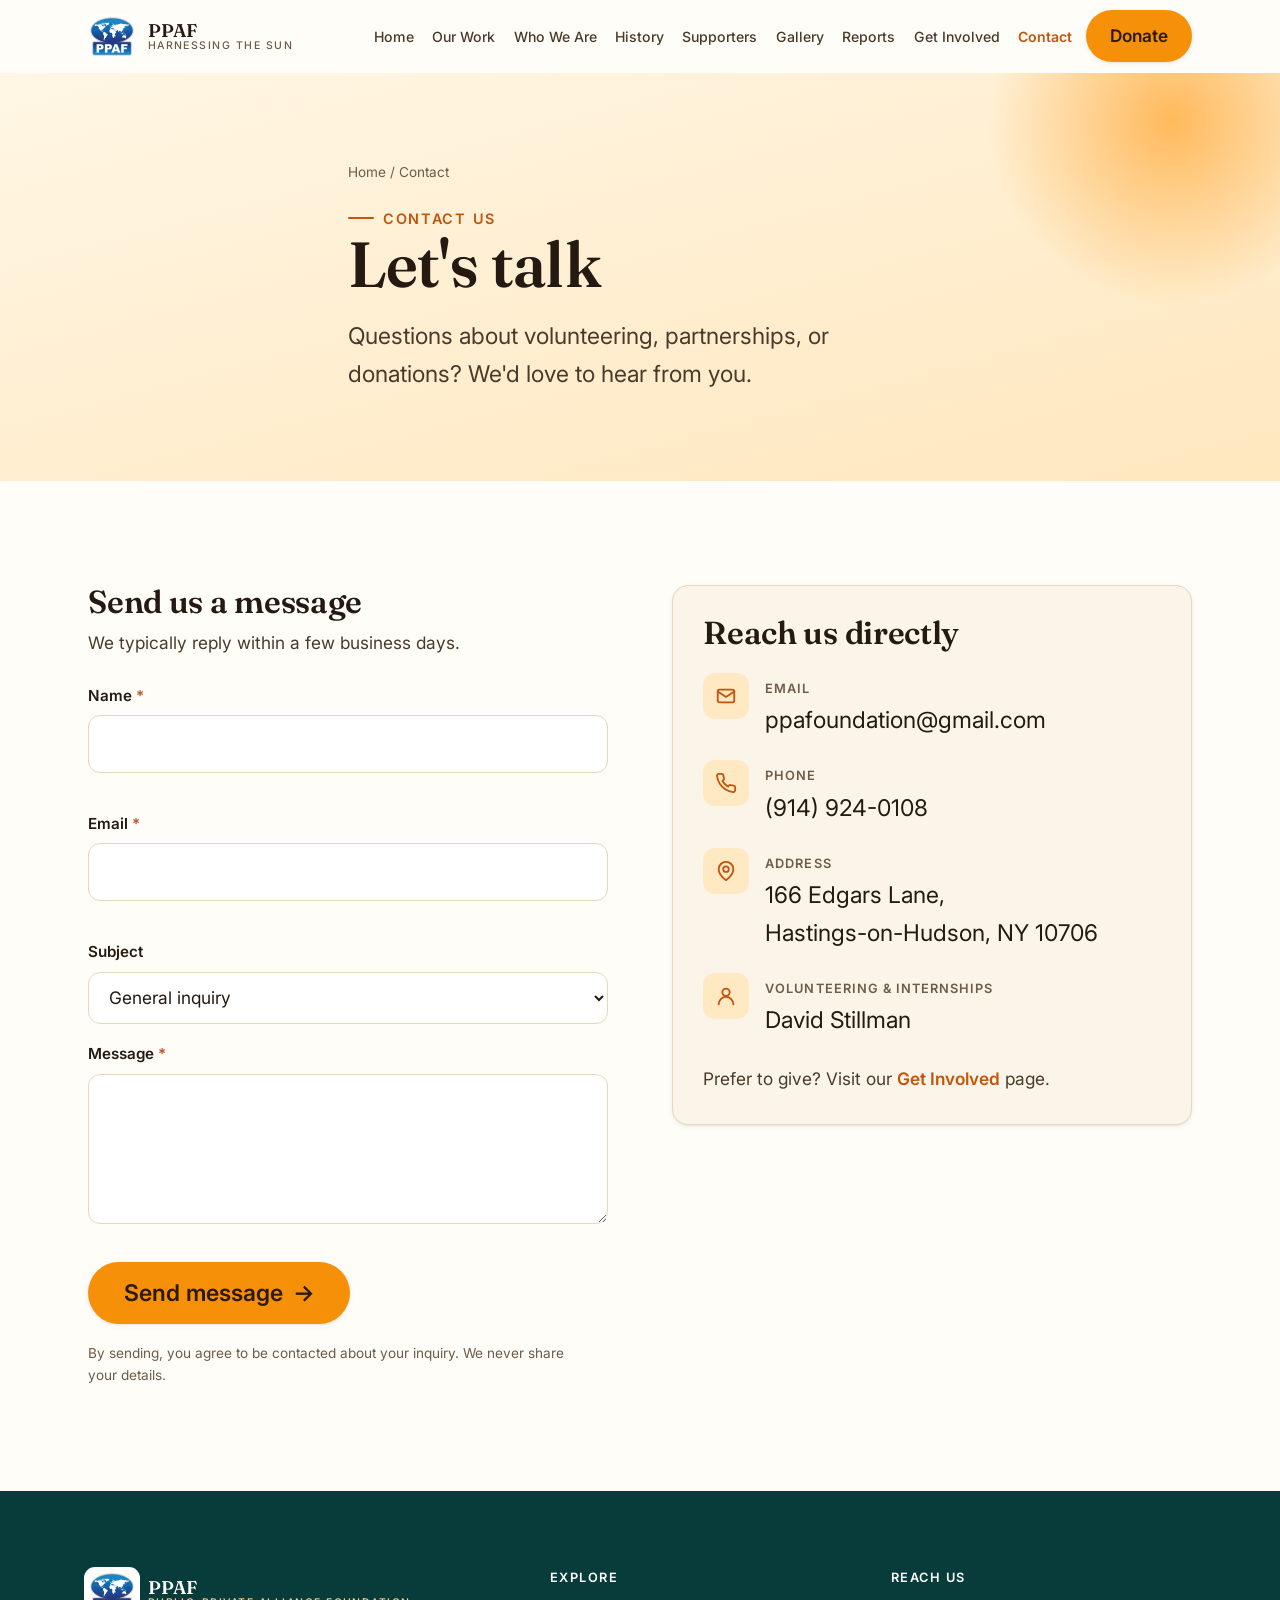
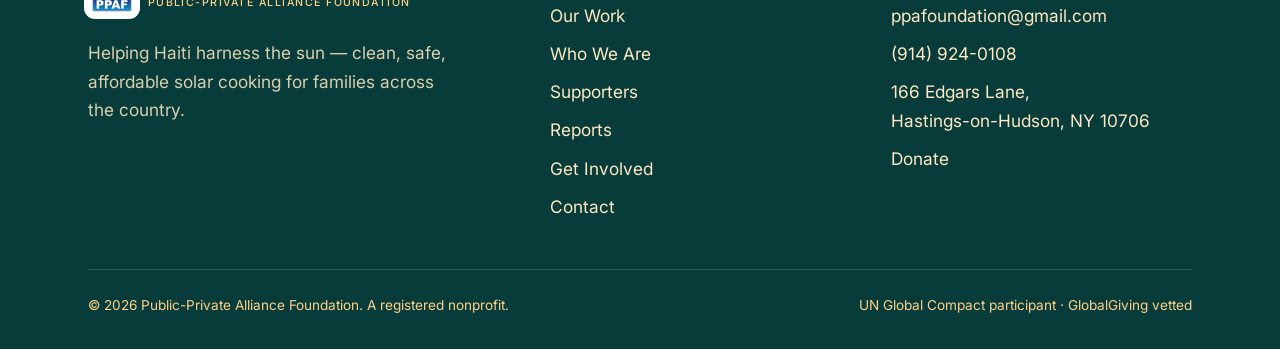
<file: contact.html>
<!DOCTYPE html>
<html lang="en">
<head>
  <meta charset="UTF-8">
  <meta name="viewport" content="width=device-width, initial-scale=1, viewport-fit=cover">
  <title>Contact Us | PPAF</title>
  <meta name="description" content="Get in touch with the Public-Private Alliance Foundation about volunteering, partnerships, donations, or our solar cooking work in Haiti.">
  <link rel="icon" href="data:image/svg+xml,%3Csvg xmlns='http://www.w3.org/2000/svg' viewBox='0 0 48 48'%3E%3Ccircle cx='24' cy='24' r='10' fill='%23F79009'/%3E%3C/svg%3E">
  <link rel="preconnect" href="https://fonts.googleapis.com">
  <link rel="preconnect" href="https://fonts.gstatic.com" crossorigin>
  <link href="https://fonts.googleapis.com/css2?family=Fraunces:ital,opsz,wght@0,9..144,400..700;1,9..144,400..600&family=Inter:wght@400;500;600;700&display=swap" rel="stylesheet">
  <link rel="stylesheet" href="css/styles.css">
</head>
<body>
  <a class="skip-link" href="#main">Skip to content</a>

  <header class="site-header">
    <div class="container">
      <nav class="nav" aria-label="Primary">
        <a class="brand" href="index.html" aria-label="PPAF home">
          <svg class="brand__mark" viewBox="0 0 48 48" aria-hidden="true">
            <circle cx="24" cy="24" r="8.5" fill="#F79009"/>
            <g stroke="#E2710A" stroke-width="2.4" stroke-linecap="round">
              <line x1="24" y1="3" x2="24" y2="10"/><line x1="24" y1="38" x2="24" y2="45"/>
              <line x1="3" y1="24" x2="10" y2="24"/><line x1="38" y1="24" x2="45" y2="24"/>
              <line x1="9" y1="9" x2="14" y2="14"/><line x1="34" y1="34" x2="39" y2="39"/>
              <line x1="39" y1="9" x2="34" y2="14"/><line x1="14" y1="34" x2="9" y2="39"/>
            </g>
          </svg>
          <span class="brand__name">PPAF<small>Harnessing the Sun</small></span>
        </a>
        <button class="nav__toggle" aria-expanded="false" aria-controls="nav-menu" aria-label="Open menu"><span></span></button>
        <div class="nav__menu" id="nav-menu">
          <ul class="nav__links">
            <li><a href="index.html">Home</a></li>
            <li><a href="our-work.html">Our Work</a></li>
            <li><a href="about.html">Who We Are</a></li>
            <li><a href="history.html">History</a></li>
            <li><a href="supporters.html">Supporters</a></li>
            <li><a href="gallery.html">Gallery</a></li>
            <li><a href="reports.html">Reports</a></li>
            <li><a href="get-involved.html">Get Involved</a></li>
            <li><a href="contact.html">Contact</a></li>
          </ul>
          <div class="nav__cta"><a class="btn btn--primary" href="get-involved.html#donate">Donate</a></div>
        </div>
      </nav>
    </div>
  </header>
  <div class="nav__scrim" aria-hidden="true"></div>

  <main id="main">
    <section class="page-hero">
      <div class="container page-hero__inner">
        <div class="breadcrumb"><a href="index.html">Home</a> / Contact</div>
        <span class="eyebrow">Contact Us</span>
        <h1>Let's talk</h1>
        <p>Questions about volunteering, partnerships, or donations? We'd love to hear from you.</p>
      </div>
    </section>

    <section class="section">
      <div class="container">
        <div class="split" style="align-items:start">
          <!-- Form -->
          <div class="reveal">
            <h2 style="font-size:var(--step-2)">Send us a message</h2>
            <p style="color:var(--ink-70);margin-top:0.6rem">We typically reply within a few business days.</p>

            <!-- Netlify form. The hidden form below + data-netlify enable submissions on Netlify. -->
            <form class="form" name="contact" method="POST" data-netlify="true" netlify-honeypot="bot-field" action="contact.html?sent=1" style="margin-top:1.6rem" novalidate>
              <input type="hidden" name="form-name" value="contact">
              <p hidden><label>Don't fill this out: <input name="bot-field"></label></p>

              <div id="form-success" class="form-success" hidden role="status">
                Thank you — your message has been sent. We'll be in touch soon.
              </div>

              <div class="field">
                <label for="name">Name <span class="req" aria-hidden="true">*</span></label>
                <input id="name" name="name" type="text" autocomplete="name" required>
                <span class="field__error" data-for="name"></span>
              </div>
              <div class="field">
                <label for="email">Email <span class="req" aria-hidden="true">*</span></label>
                <input id="email" name="email" type="email" autocomplete="email" required>
                <span class="field__error" data-for="email"></span>
              </div>
              <div class="field">
                <label for="subject">Subject</label>
                <select id="subject" name="subject">
                  <option>General inquiry</option>
                  <option>Volunteering or internships</option>
                  <option>Donations &amp; giving</option>
                  <option>Partnerships</option>
                  <option>Press</option>
                </select>
              </div>
              <div class="field">
                <label for="message">Message <span class="req" aria-hidden="true">*</span></label>
                <textarea id="message" name="message" required minlength="10"></textarea>
                <span class="field__error" data-for="message"></span>
              </div>
              <div>
                <button class="btn btn--primary btn--lg" type="submit">Send message <span class="arrow" aria-hidden="true">&rarr;</span></button>
              </div>
              <p class="form__note">By sending, you agree to be contacted about your inquiry. We never share your details.</p>
            </form>
          </div>

          <!-- Details -->
          <aside class="reveal">
            <div class="card" style="background:var(--cream)">
              <h2 style="font-size:var(--step-2);margin-bottom:1.4rem">Reach us directly</h2>
              <ul class="contact-list">
                <li>
                  <span class="ic" aria-hidden="true"><svg width="22" height="22" viewBox="0 0 24 24" fill="none" stroke="currentColor" stroke-width="2" stroke-linecap="round" stroke-linejoin="round"><rect x="3" y="5" width="18" height="14" rx="2"/><path d="m3 7 9 6 9-6"/></svg></span>
                  <span><span class="k">Email</span><br><a class="v" href="mailto:ppafoundation@gmail.com">ppafoundation@gmail.com</a></span>
                </li>
                <li>
                  <span class="ic" aria-hidden="true"><svg width="22" height="22" viewBox="0 0 24 24" fill="none" stroke="currentColor" stroke-width="2" stroke-linecap="round" stroke-linejoin="round"><path d="M22 16.9v3a2 2 0 0 1-2.2 2 19.8 19.8 0 0 1-8.6-3 19.5 19.5 0 0 1-6-6 19.8 19.8 0 0 1-3-8.6A2 2 0 0 1 4.1 2h3a2 2 0 0 1 2 1.7c.1 1 .4 2 .7 2.9a2 2 0 0 1-.5 2.1L8.1 9.9a16 16 0 0 0 6 6l1.2-1.2a2 2 0 0 1 2.1-.4c.9.3 1.9.5 2.9.6a2 2 0 0 1 1.7 2Z"/></svg></span>
                  <span><span class="k">Phone</span><br><a class="v" href="tel:+19149240108">(914) 924-0108</a></span>
                </li>
                <li>
                  <span class="ic" aria-hidden="true"><svg width="22" height="22" viewBox="0 0 24 24" fill="none" stroke="currentColor" stroke-width="2" stroke-linecap="round" stroke-linejoin="round"><path d="M20 10c0 6-8 12-8 12s-8-6-8-12a8 8 0 0 1 16 0Z"/><circle cx="12" cy="10" r="3"/></svg></span>
                  <span><span class="k">Address</span><br><span class="v">166 Edgars Lane,<br>Hastings-on-Hudson, NY 10706</span></span>
                </li>
                <li>
                  <span class="ic" aria-hidden="true"><svg width="22" height="22" viewBox="0 0 24 24" fill="none" stroke="currentColor" stroke-width="2" stroke-linecap="round" stroke-linejoin="round"><circle cx="12" cy="8" r="4"/><path d="M4 21a8 8 0 0 1 16 0"/></svg></span>
                  <span><span class="k">Volunteering &amp; internships</span><br><span class="v">David Stillman</span></span>
                </li>
              </ul>
              <p style="margin-top:1.6rem;color:var(--ink-70)">Prefer to give? Visit our <a class="link-arrow" href="get-involved.html#donate" style="display:inline">Get Involved</a> page.</p>
            </div>
          </aside>
        </div>
      </div>
    </section>
  </main>

  <footer class="site-footer">
    <div class="container">
      <div class="footer-grid">
        <div class="footer-brand">
          <a class="brand" href="index.html" aria-label="PPAF home">
            <svg class="brand__mark" viewBox="0 0 48 48" aria-hidden="true">
              <circle cx="24" cy="24" r="8.5" fill="#FFB347"/>
              <g stroke="#FFD089" stroke-width="2.4" stroke-linecap="round">
                <line x1="24" y1="3" x2="24" y2="10"/><line x1="24" y1="38" x2="24" y2="45"/>
                <line x1="3" y1="24" x2="10" y2="24"/><line x1="38" y1="24" x2="45" y2="24"/>
                <line x1="9" y1="9" x2="14" y2="14"/><line x1="34" y1="34" x2="39" y2="39"/>
                <line x1="39" y1="9" x2="34" y2="14"/><line x1="14" y1="34" x2="9" y2="39"/>
              </g>
            </svg>
            <span class="brand__name">PPAF<small>Public-Private Alliance Foundation</small></span>
          </a>
          <p>Helping Haiti harness the sun — clean, safe, affordable solar cooking for families across the country.</p>
        </div>
        <div><h4>Explore</h4>
          <ul class="footer-links">
            <li><a href="our-work.html">Our Work</a></li>
            <li><a href="about.html">Who We Are</a></li>
            <li><a href="supporters.html">Supporters</a></li>
            <li><a href="reports.html">Reports</a></li>
            <li><a href="get-involved.html">Get Involved</a></li>
            <li><a href="contact.html">Contact</a></li>
          </ul>
        </div>
        <div><h4>Reach us</h4>
          <ul class="footer-links">
            <li><a href="mailto:ppafoundation@gmail.com">ppafoundation@gmail.com</a></li>
            <li><a href="tel:+19149240108">(914) 924-0108</a></li>
            <li>166 Edgars Lane,<br>Hastings-on-Hudson, NY 10706</li>
            <li><a href="get-involved.html#donate">Donate</a></li>
          </ul>
        </div>
      </div>
      <div class="footer-bottom">
        <p>&copy; <span id="year">2026</span> Public-Private Alliance Foundation. A registered nonprofit.</p>
        <p>UN Global Compact participant · GlobalGiving vetted</p>
      </div>
    </div>
  </footer>

  <script src="js/main.js"></script>
  <script>
    // Lightweight client validation + success state (Netlify handles the actual send).
    (function () {
      var form = document.querySelector('form[name="contact"]');
      if (!form) return;
      var success = document.getElementById("form-success");

      if (new URLSearchParams(location.search).get("sent") === "1" && success) {
        success.hidden = false;
        form.reset();
        success.scrollIntoView({ behavior: "smooth", block: "center" });
      }

      function setError(field, msg) {
        var span = form.querySelector('.field__error[data-for="' + field + '"]');
        if (span) span.textContent = msg || "";
      }

      form.addEventListener("submit", function (e) {
        var ok = true;
        ["name", "email", "message"].forEach(function (id) { setError(id, ""); });

        var name = form.name.value.trim();
        var email = form.email.value.trim();
        var message = form.message.value.trim();

        if (!name) { setError("name", "Please enter your name."); ok = false; }
        if (!/^[^@\s]+@[^@\s]+\.[^@\s]+$/.test(email)) { setError("email", "Please enter a valid email address."); ok = false; }
        if (message.length < 10) { setError("message", "Please write at least a sentence (10+ characters)."); ok = false; }

        if (!ok) {
          e.preventDefault();
          var firstErr = form.querySelector(".field__error:not(:empty)");
          if (firstErr) firstErr.closest(".field").querySelector("input,textarea").focus();
        }
      });
    })();
  </script>
</body>
</html>
</file>
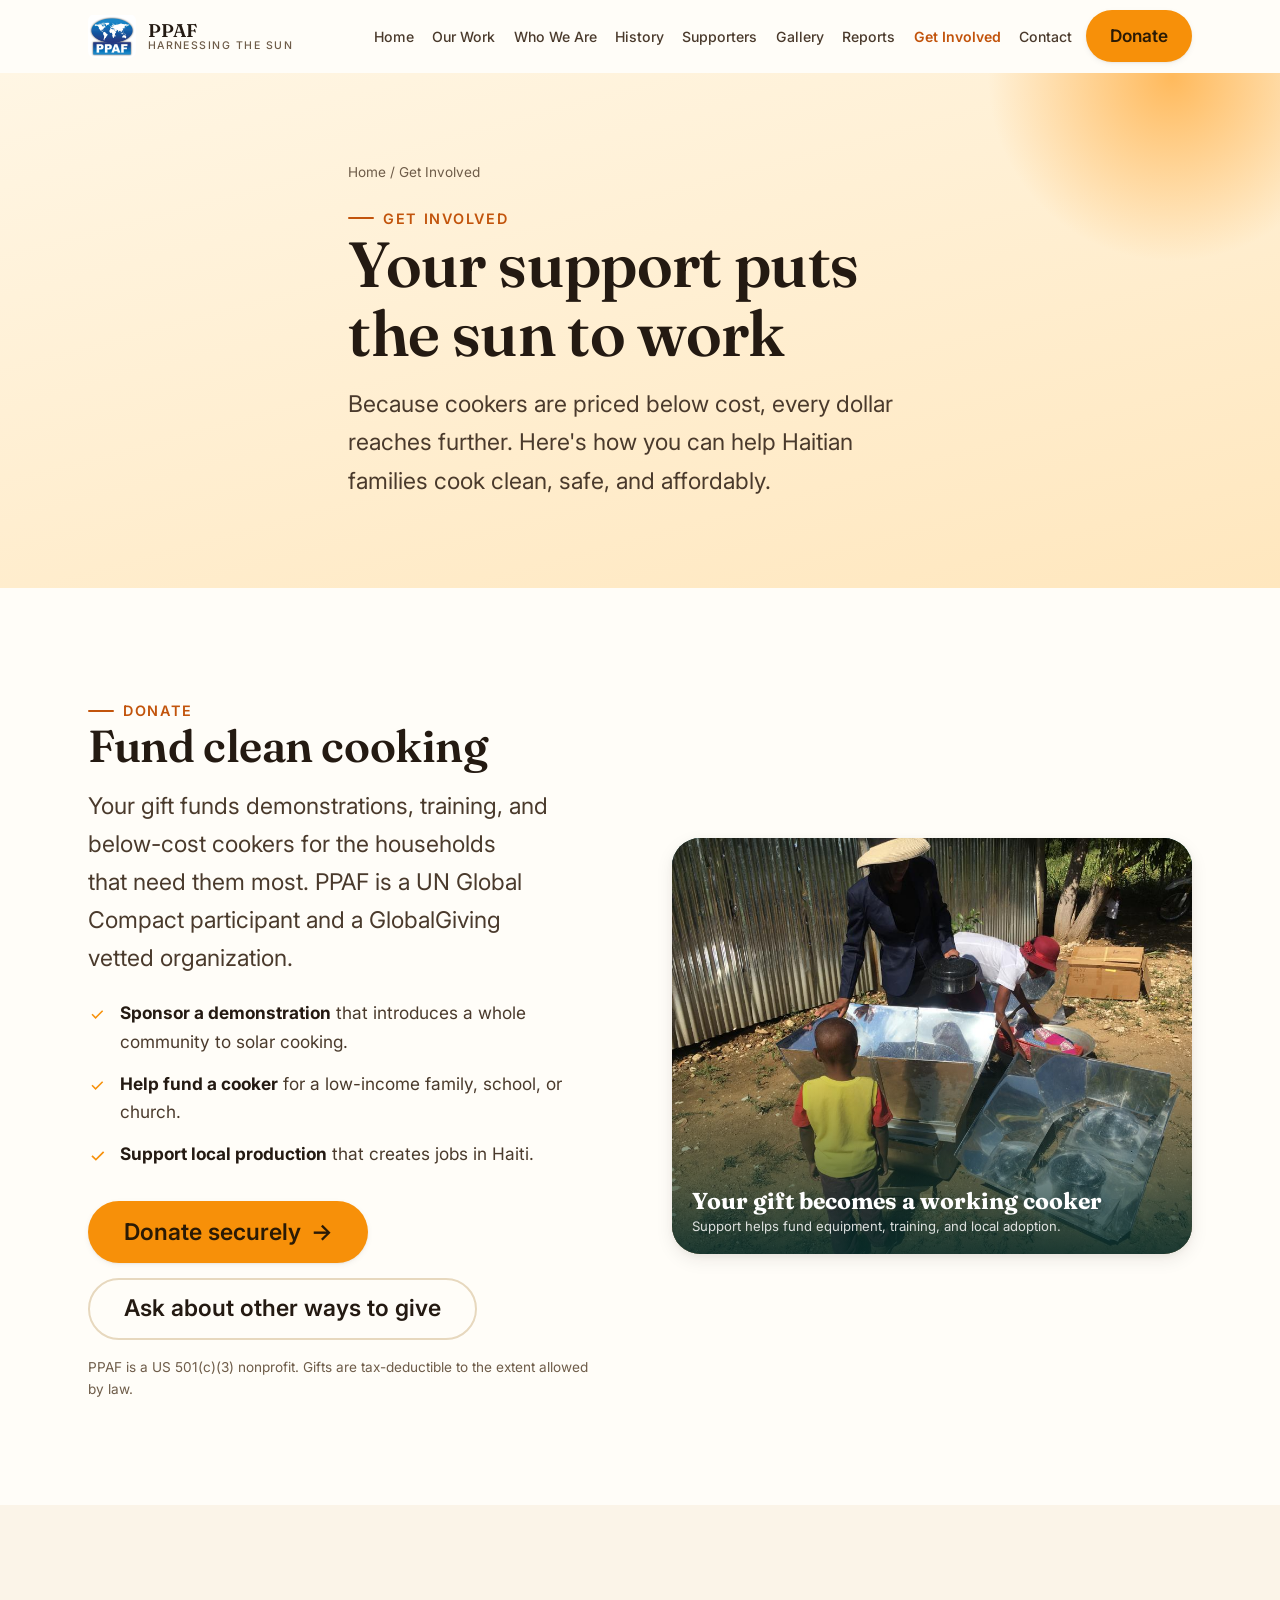
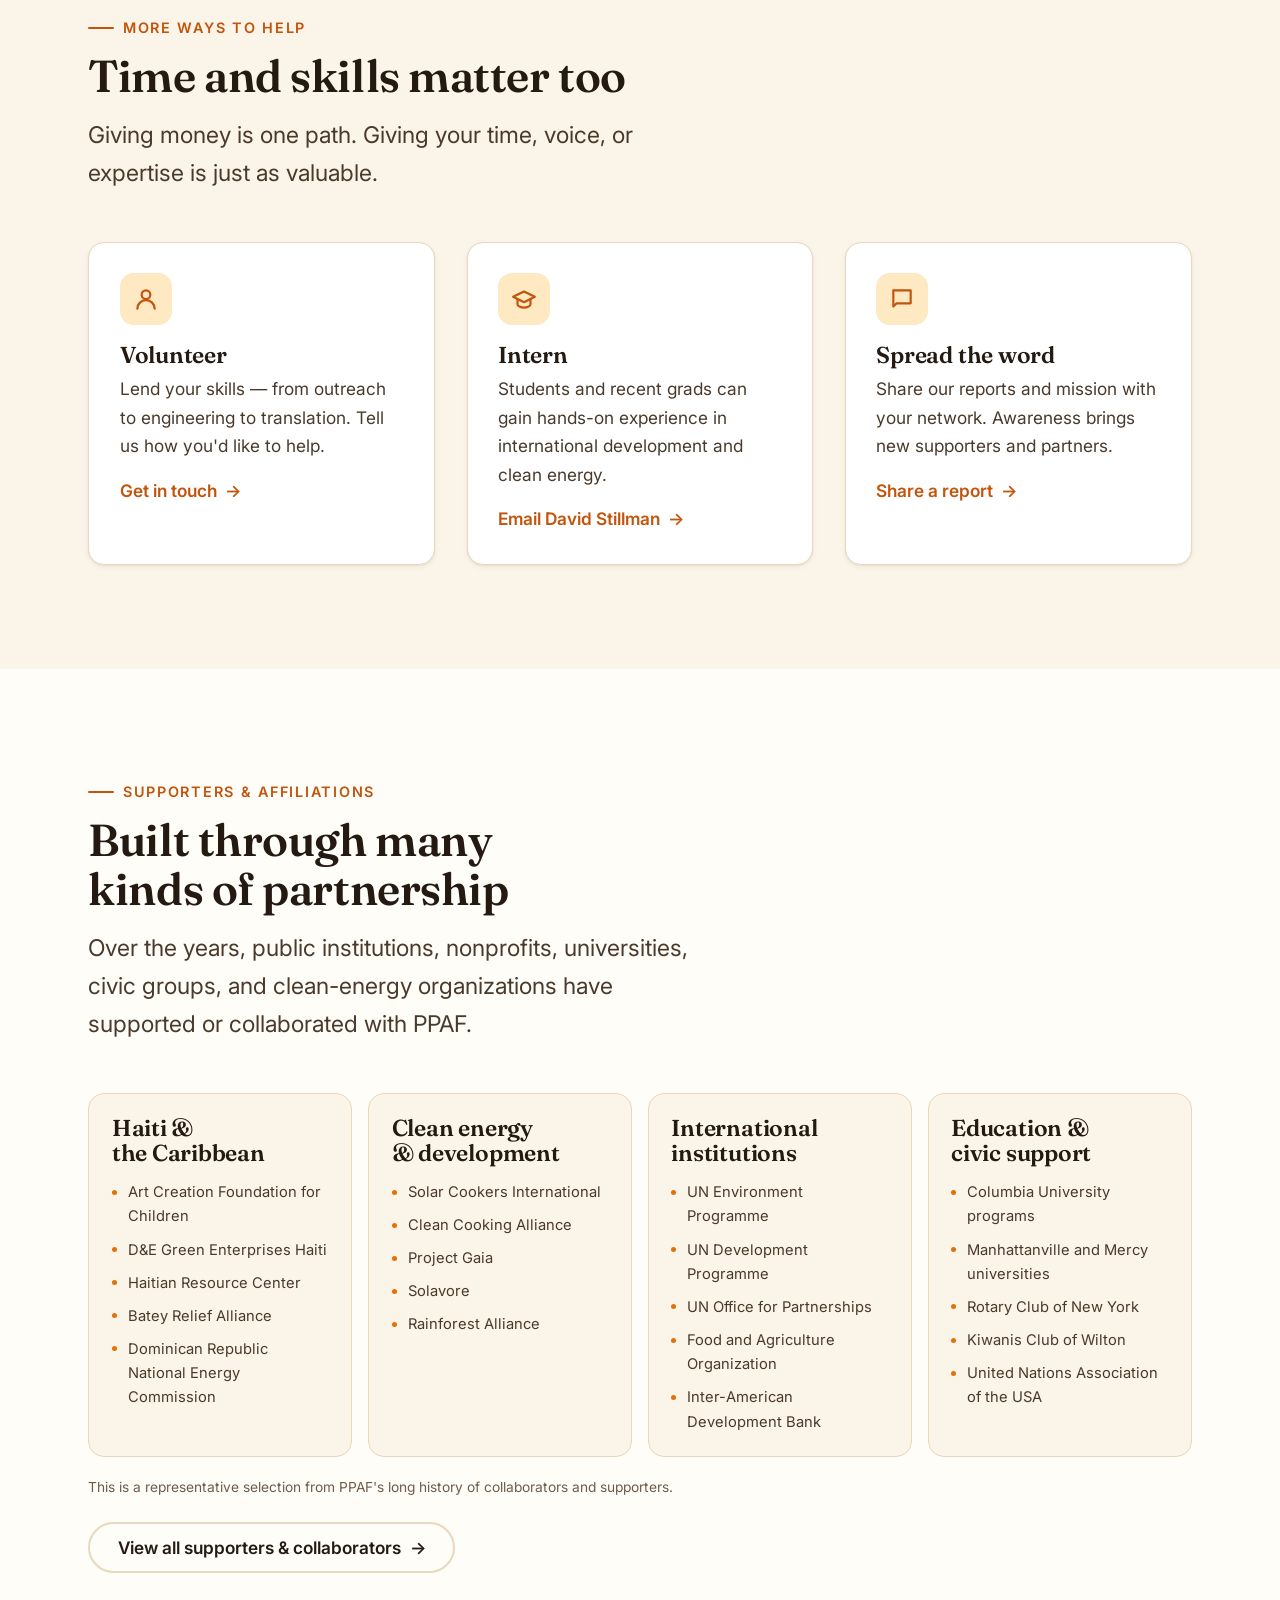
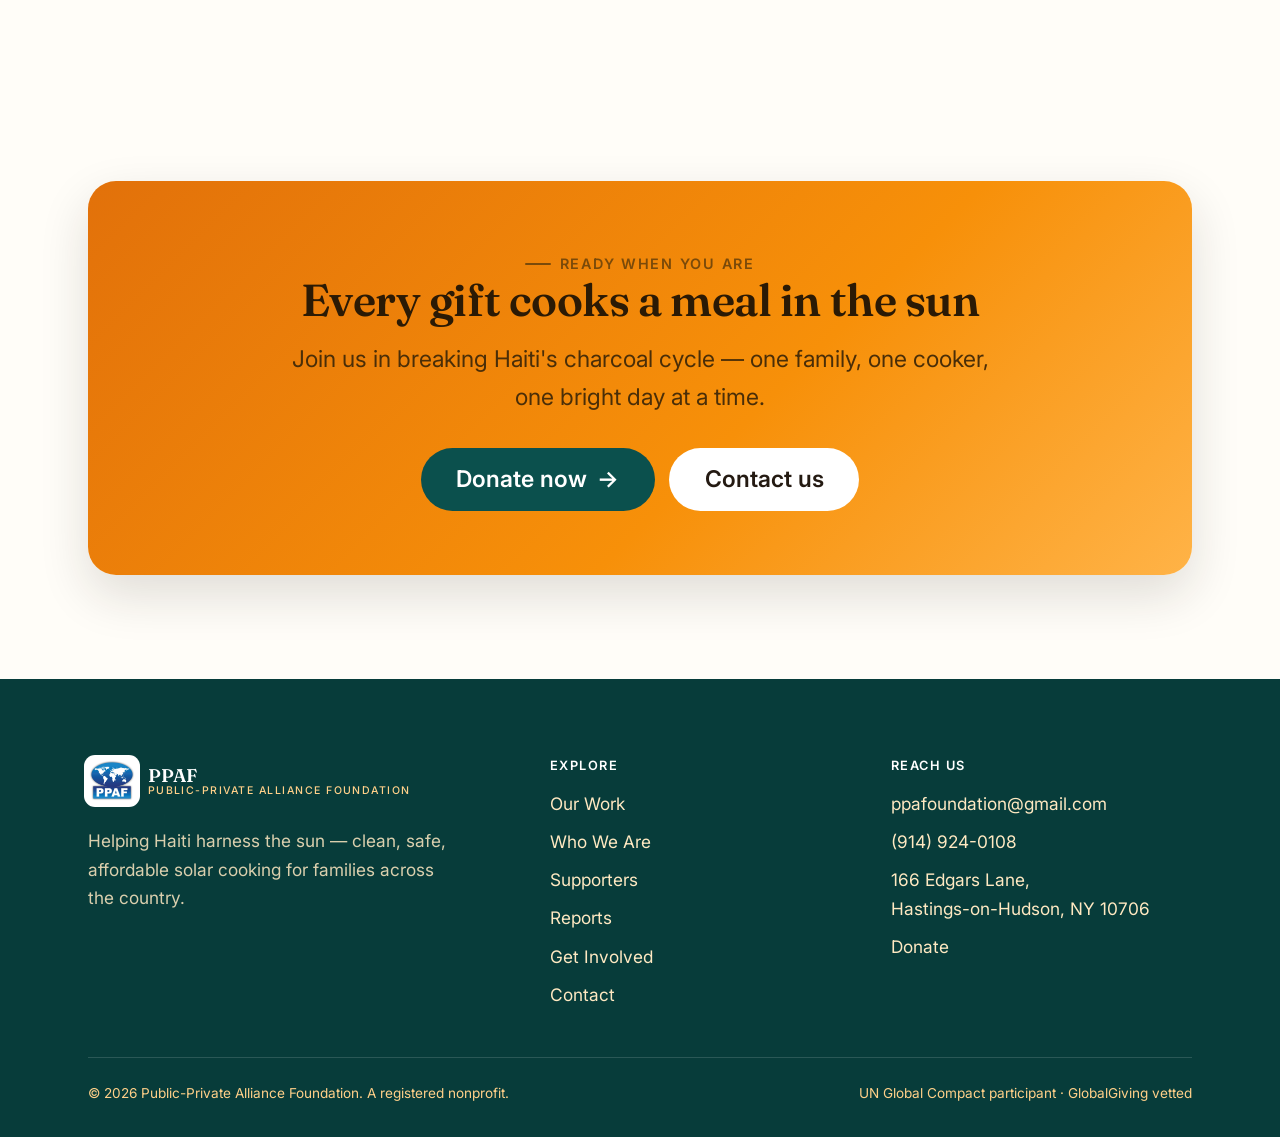
<file: get-involved.html>
<!DOCTYPE html>
<html lang="en">
<head>
  <meta charset="UTF-8">
  <meta name="viewport" content="width=device-width, initial-scale=1, viewport-fit=cover">
  <title>Get Involved — Donate &amp; Volunteer | PPAF</title>
  <meta name="description" content="Support PPAF's solar cooking work in Haiti. Donate, volunteer, or intern to help families cook clean with the sun.">
  <link rel="icon" href="data:image/svg+xml,%3Csvg xmlns='http://www.w3.org/2000/svg' viewBox='0 0 48 48'%3E%3Ccircle cx='24' cy='24' r='10' fill='%23F79009'/%3E%3C/svg%3E">
  <link rel="preconnect" href="https://fonts.googleapis.com">
  <link rel="preconnect" href="https://fonts.gstatic.com" crossorigin>
  <link href="https://fonts.googleapis.com/css2?family=Fraunces:ital,opsz,wght@0,9..144,400..700;1,9..144,400..600&family=Inter:wght@400;500;600;700&display=swap" rel="stylesheet">
  <link rel="stylesheet" href="css/styles.css">
</head>
<body>
  <a class="skip-link" href="#main">Skip to content</a>

  <header class="site-header">
    <div class="container">
      <nav class="nav" aria-label="Primary">
        <a class="brand" href="index.html" aria-label="PPAF home">
          <svg class="brand__mark" viewBox="0 0 48 48" aria-hidden="true">
            <circle cx="24" cy="24" r="8.5" fill="#F79009"/>
            <g stroke="#E2710A" stroke-width="2.4" stroke-linecap="round">
              <line x1="24" y1="3" x2="24" y2="10"/><line x1="24" y1="38" x2="24" y2="45"/>
              <line x1="3" y1="24" x2="10" y2="24"/><line x1="38" y1="24" x2="45" y2="24"/>
              <line x1="9" y1="9" x2="14" y2="14"/><line x1="34" y1="34" x2="39" y2="39"/>
              <line x1="39" y1="9" x2="34" y2="14"/><line x1="14" y1="34" x2="9" y2="39"/>
            </g>
          </svg>
          <span class="brand__name">PPAF<small>Harnessing the Sun</small></span>
        </a>
        <button class="nav__toggle" aria-expanded="false" aria-controls="nav-menu" aria-label="Open menu"><span></span></button>
        <div class="nav__menu" id="nav-menu">
          <ul class="nav__links">
            <li><a href="index.html">Home</a></li>
            <li><a href="our-work.html">Our Work</a></li>
            <li><a href="about.html">Who We Are</a></li>
            <li><a href="history.html">History</a></li>
            <li><a href="supporters.html">Supporters</a></li>
            <li><a href="gallery.html">Gallery</a></li>
            <li><a href="reports.html">Reports</a></li>
            <li><a href="get-involved.html">Get Involved</a></li>
            <li><a href="contact.html">Contact</a></li>
          </ul>
          <div class="nav__cta"><a class="btn btn--primary" href="get-involved.html#donate">Donate</a></div>
        </div>
      </nav>
    </div>
  </header>
  <div class="nav__scrim" aria-hidden="true"></div>

  <main id="main">
    <section class="page-hero">
      <div class="container page-hero__inner">
        <div class="breadcrumb"><a href="index.html">Home</a> / Get Involved</div>
        <span class="eyebrow">Get Involved</span>
        <h1>Your support puts the sun to work</h1>
        <p>Because cookers are priced below cost, every dollar reaches further. Here's how you can help Haitian families cook clean, safe, and affordably.</p>
      </div>
    </section>

    <!-- Donate -->
    <section class="section" id="donate">
      <div class="container">
        <div class="split">
          <div class="split__body reveal">
            <span class="eyebrow">Donate</span>
            <h2>Fund clean cooking</h2>
            <p class="lede" style="margin-top:1rem">Your gift funds demonstrations, training, and below-cost cookers for the households that need them most. PPAF is a UN Global Compact participant and a GlobalGiving vetted organization.</p>
            <ul class="ticks" style="margin-top:1.4rem">
              <li><strong>Sponsor a demonstration</strong> that introduces a whole community to solar cooking.</li>
              <li><strong>Help fund a cooker</strong> for a low-income family, school, or church.</li>
              <li><strong>Support local production</strong> that creates jobs in Haiti.</li>
            </ul>
            <div class="hero__cta" style="margin-top:2rem">
              <a class="btn btn--primary btn--lg" href="https://ppafoundation.com/donate/" target="_blank" rel="noopener">Donate securely <span class="arrow" aria-hidden="true">&rarr;</span></a>
              <a class="btn btn--ghost btn--lg" href="contact.html">Ask about other ways to give</a>
            </div>
            <p class="form__note" style="margin-top:1rem">PPAF is a US 501(c)(3) nonprofit. Gifts are tax-deductible to the extent allowed by law.</p>
          </div>
          <figure class="split__media field-photo">
            <img src="images/field/assembling-cookers.jpg" alt="PPAF colleagues demonstrating reflective solar cookers with a child nearby in Haiti">
            <figcaption><strong>Your gift becomes a working cooker</strong><span>Support helps fund equipment, training, and local adoption.</span></figcaption>
          </figure>
        </div>
      </div>
    </section>

    <!-- Ways to help -->
    <section class="section section--cream">
      <div class="container">
        <div class="section-head">
          <span class="eyebrow">More ways to help</span>
          <h2>Time and skills matter too</h2>
          <p>Giving money is one path. Giving your time, voice, or expertise is just as valuable.</p>
        </div>
        <div class="grid grid--3">
          <article class="card card--hover reveal">
            <div class="card__icon" aria-hidden="true">
              <svg width="26" height="26" viewBox="0 0 24 24" fill="none" stroke="currentColor" stroke-width="2" stroke-linecap="round" stroke-linejoin="round"><circle cx="12" cy="8" r="4"/><path d="M4 21a8 8 0 0 1 16 0"/></svg>
            </div>
            <h3>Volunteer</h3>
            <p>Lend your skills — from outreach to engineering to translation. Tell us how you'd like to help.</p>
            <p style="margin-top:1rem"><a class="link-arrow" href="contact.html">Get in touch <span class="arrow" aria-hidden="true">&rarr;</span></a></p>
          </article>
          <article class="card card--hover reveal">
            <div class="card__icon" aria-hidden="true">
              <svg width="26" height="26" viewBox="0 0 24 24" fill="none" stroke="currentColor" stroke-width="2" stroke-linecap="round" stroke-linejoin="round"><path d="M22 10 12 5 2 10l10 5 10-5Z"/><path d="M6 12v5c0 1 2.7 3 6 3s6-2 6-3v-5"/></svg>
            </div>
            <h3>Intern</h3>
            <p>Students and recent grads can gain hands-on experience in international development and clean energy.</p>
            <p style="margin-top:1rem"><a class="link-arrow" href="mailto:ppafoundation@gmail.com">Email David Stillman <span class="arrow" aria-hidden="true">&rarr;</span></a></p>
          </article>
          <article class="card card--hover reveal">
            <div class="card__icon" aria-hidden="true">
              <svg width="26" height="26" viewBox="0 0 24 24" fill="none" stroke="currentColor" stroke-width="2" stroke-linecap="round" stroke-linejoin="round"><path d="M4 4h16v12H7l-3 3V4Z"/></svg>
            </div>
            <h3>Spread the word</h3>
            <p>Share our reports and mission with your network. Awareness brings new supporters and partners.</p>
            <p style="margin-top:1rem"><a class="link-arrow" href="reports.html">Share a report <span class="arrow" aria-hidden="true">&rarr;</span></a></p>
          </article>
        </div>
      </div>
    </section>

    <!-- Supporters / affiliations -->
    <section class="section">
      <div class="container">
        <div class="section-head">
          <span class="eyebrow">Supporters &amp; affiliations</span>
          <h2>Built through many kinds of partnership</h2>
          <p>Over the years, public institutions, nonprofits, universities, civic groups, and clean-energy organizations have supported or collaborated with PPAF.</p>
        </div>
        <div class="partner-groups">
          <section class="partner-group reveal">
            <h3>Haiti &amp; the Caribbean</h3>
            <ul>
              <li>Art Creation Foundation for Children</li>
              <li>D&amp;E Green Enterprises Haiti</li>
              <li>Haitian Resource Center</li>
              <li>Batey Relief Alliance</li>
              <li>Dominican Republic National Energy Commission</li>
            </ul>
          </section>
          <section class="partner-group reveal">
            <h3>Clean energy &amp; development</h3>
            <ul>
              <li>Solar Cookers International</li>
              <li>Clean Cooking Alliance</li>
              <li>Project Gaia</li>
              <li>Solavore</li>
              <li>Rainforest Alliance</li>
            </ul>
          </section>
          <section class="partner-group reveal">
            <h3>International institutions</h3>
            <ul>
              <li>UN Environment Programme</li>
              <li>UN Development Programme</li>
              <li>UN Office for Partnerships</li>
              <li>Food and Agriculture Organization</li>
              <li>Inter-American Development Bank</li>
            </ul>
          </section>
          <section class="partner-group reveal">
            <h3>Education &amp; civic support</h3>
            <ul>
              <li>Columbia University programs</li>
              <li>Manhattanville and Mercy universities</li>
              <li>Rotary Club of New York</li>
              <li>Kiwanis Club of Wilton</li>
              <li>United Nations Association of the USA</li>
            </ul>
          </section>
        </div>
        <p class="supporter-note">This is a representative selection from PPAF's long history of collaborators and supporters.</p>
        <p style="margin-top:1.4rem"><a class="btn btn--ghost" href="supporters.html">View all supporters &amp; collaborators <span class="arrow" aria-hidden="true">&rarr;</span></a></p>
      </div>
    </section>

    <section class="section">
      <div class="container">
        <div class="cta-band reveal">
          <span class="eyebrow" style="color:#7a4a0a">Ready when you are</span>
          <h2>Every gift cooks a meal in the sun</h2>
          <p>Join us in breaking Haiti's charcoal cycle — one family, one cooker, one bright day at a time.</p>
          <div class="hero__cta">
            <a class="btn btn--solid-ink btn--lg" href="https://ppafoundation.com/donate/" target="_blank" rel="noopener">Donate now <span class="arrow" aria-hidden="true">&rarr;</span></a>
            <a class="btn btn--light btn--lg" href="contact.html">Contact us</a>
          </div>
        </div>
      </div>
    </section>
  </main>

  <footer class="site-footer">
    <div class="container">
      <div class="footer-grid">
        <div class="footer-brand">
          <a class="brand" href="index.html" aria-label="PPAF home">
            <svg class="brand__mark" viewBox="0 0 48 48" aria-hidden="true">
              <circle cx="24" cy="24" r="8.5" fill="#FFB347"/>
              <g stroke="#FFD089" stroke-width="2.4" stroke-linecap="round">
                <line x1="24" y1="3" x2="24" y2="10"/><line x1="24" y1="38" x2="24" y2="45"/>
                <line x1="3" y1="24" x2="10" y2="24"/><line x1="38" y1="24" x2="45" y2="24"/>
                <line x1="9" y1="9" x2="14" y2="14"/><line x1="34" y1="34" x2="39" y2="39"/>
                <line x1="39" y1="9" x2="34" y2="14"/><line x1="14" y1="34" x2="9" y2="39"/>
              </g>
            </svg>
            <span class="brand__name">PPAF<small>Public-Private Alliance Foundation</small></span>
          </a>
          <p>Helping Haiti harness the sun — clean, safe, affordable solar cooking for families across the country.</p>
        </div>
        <div><h4>Explore</h4>
          <ul class="footer-links">
            <li><a href="our-work.html">Our Work</a></li>
            <li><a href="about.html">Who We Are</a></li>
            <li><a href="supporters.html">Supporters</a></li>
            <li><a href="reports.html">Reports</a></li>
            <li><a href="get-involved.html">Get Involved</a></li>
            <li><a href="contact.html">Contact</a></li>
          </ul>
        </div>
        <div><h4>Reach us</h4>
          <ul class="footer-links">
            <li><a href="mailto:ppafoundation@gmail.com">ppafoundation@gmail.com</a></li>
            <li><a href="tel:+19149240108">(914) 924-0108</a></li>
            <li>166 Edgars Lane,<br>Hastings-on-Hudson, NY 10706</li>
            <li><a href="get-involved.html#donate">Donate</a></li>
          </ul>
        </div>
      </div>
      <div class="footer-bottom">
        <p>&copy; <span id="year">2026</span> Public-Private Alliance Foundation. A registered nonprofit.</p>
        <p>UN Global Compact participant · GlobalGiving vetted</p>
      </div>
    </div>
  </footer>

  <script src="js/main.js"></script>
</body>
</html>
</file>
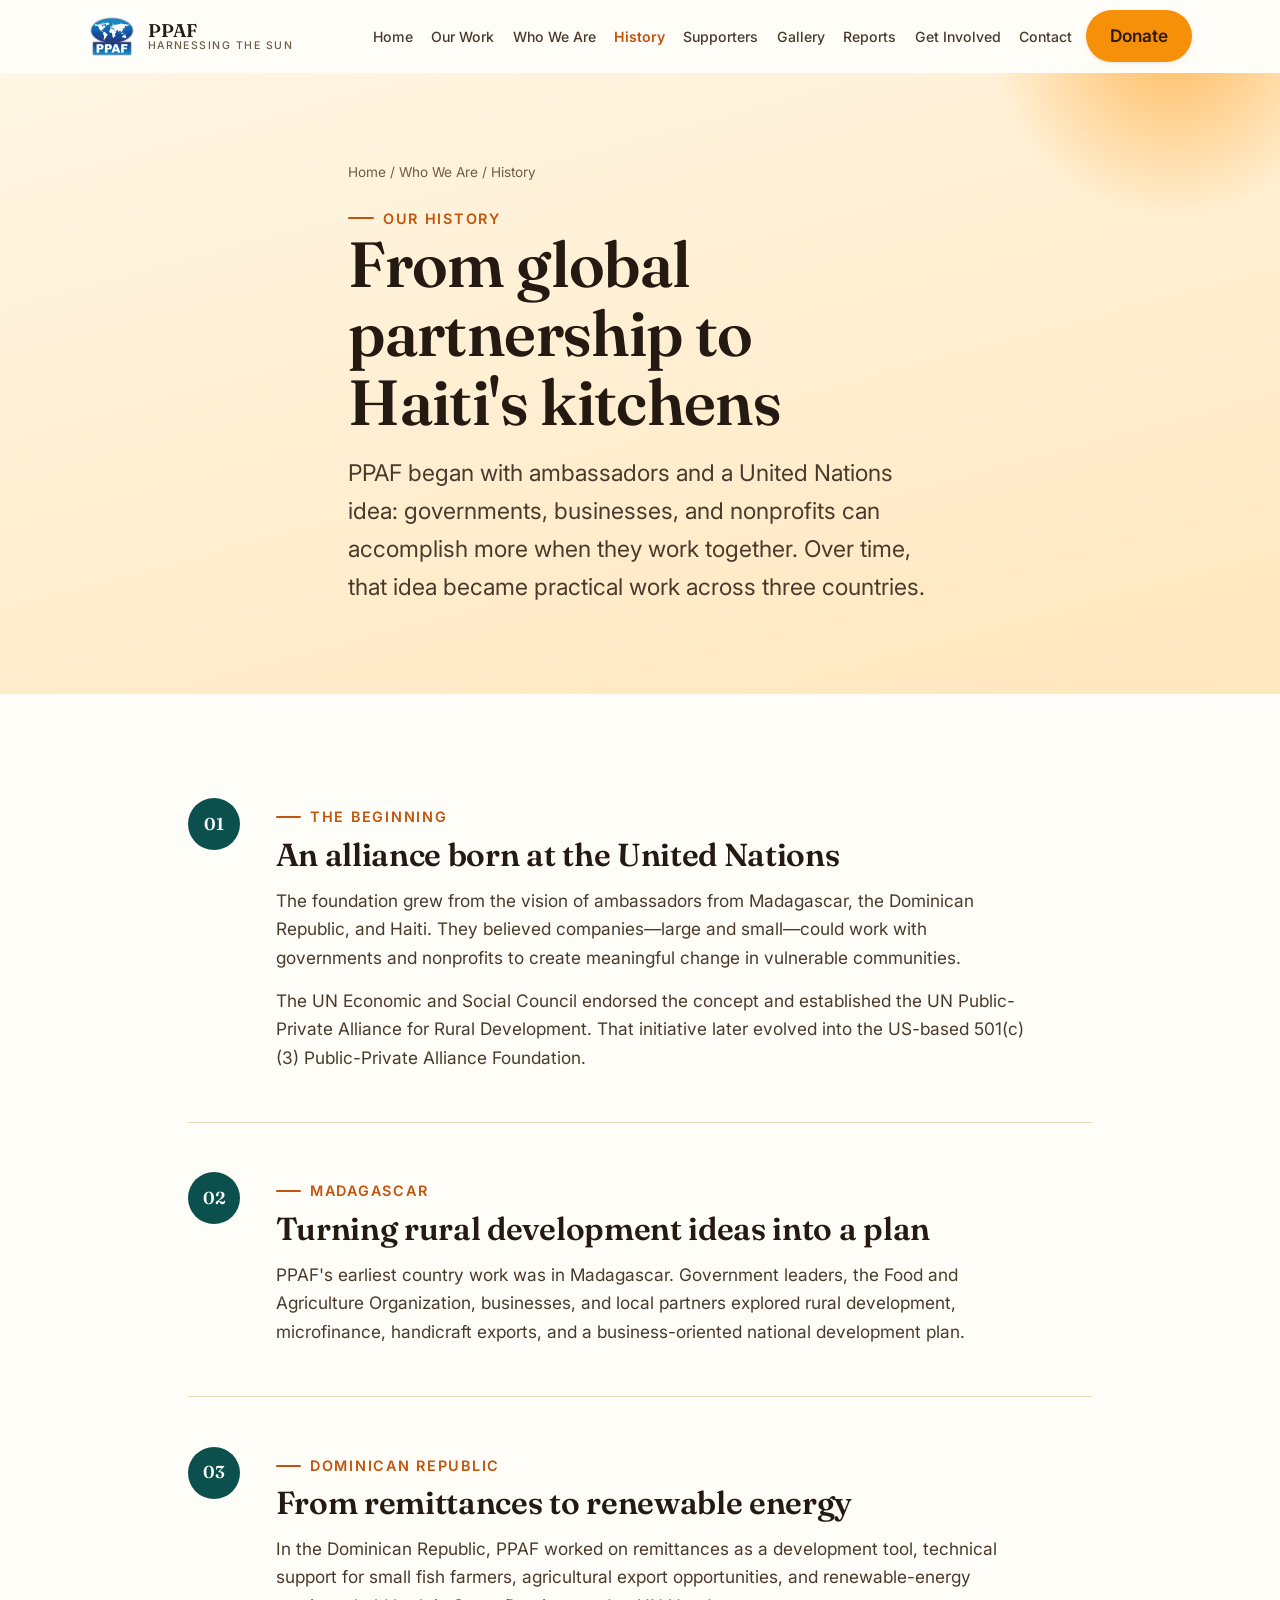
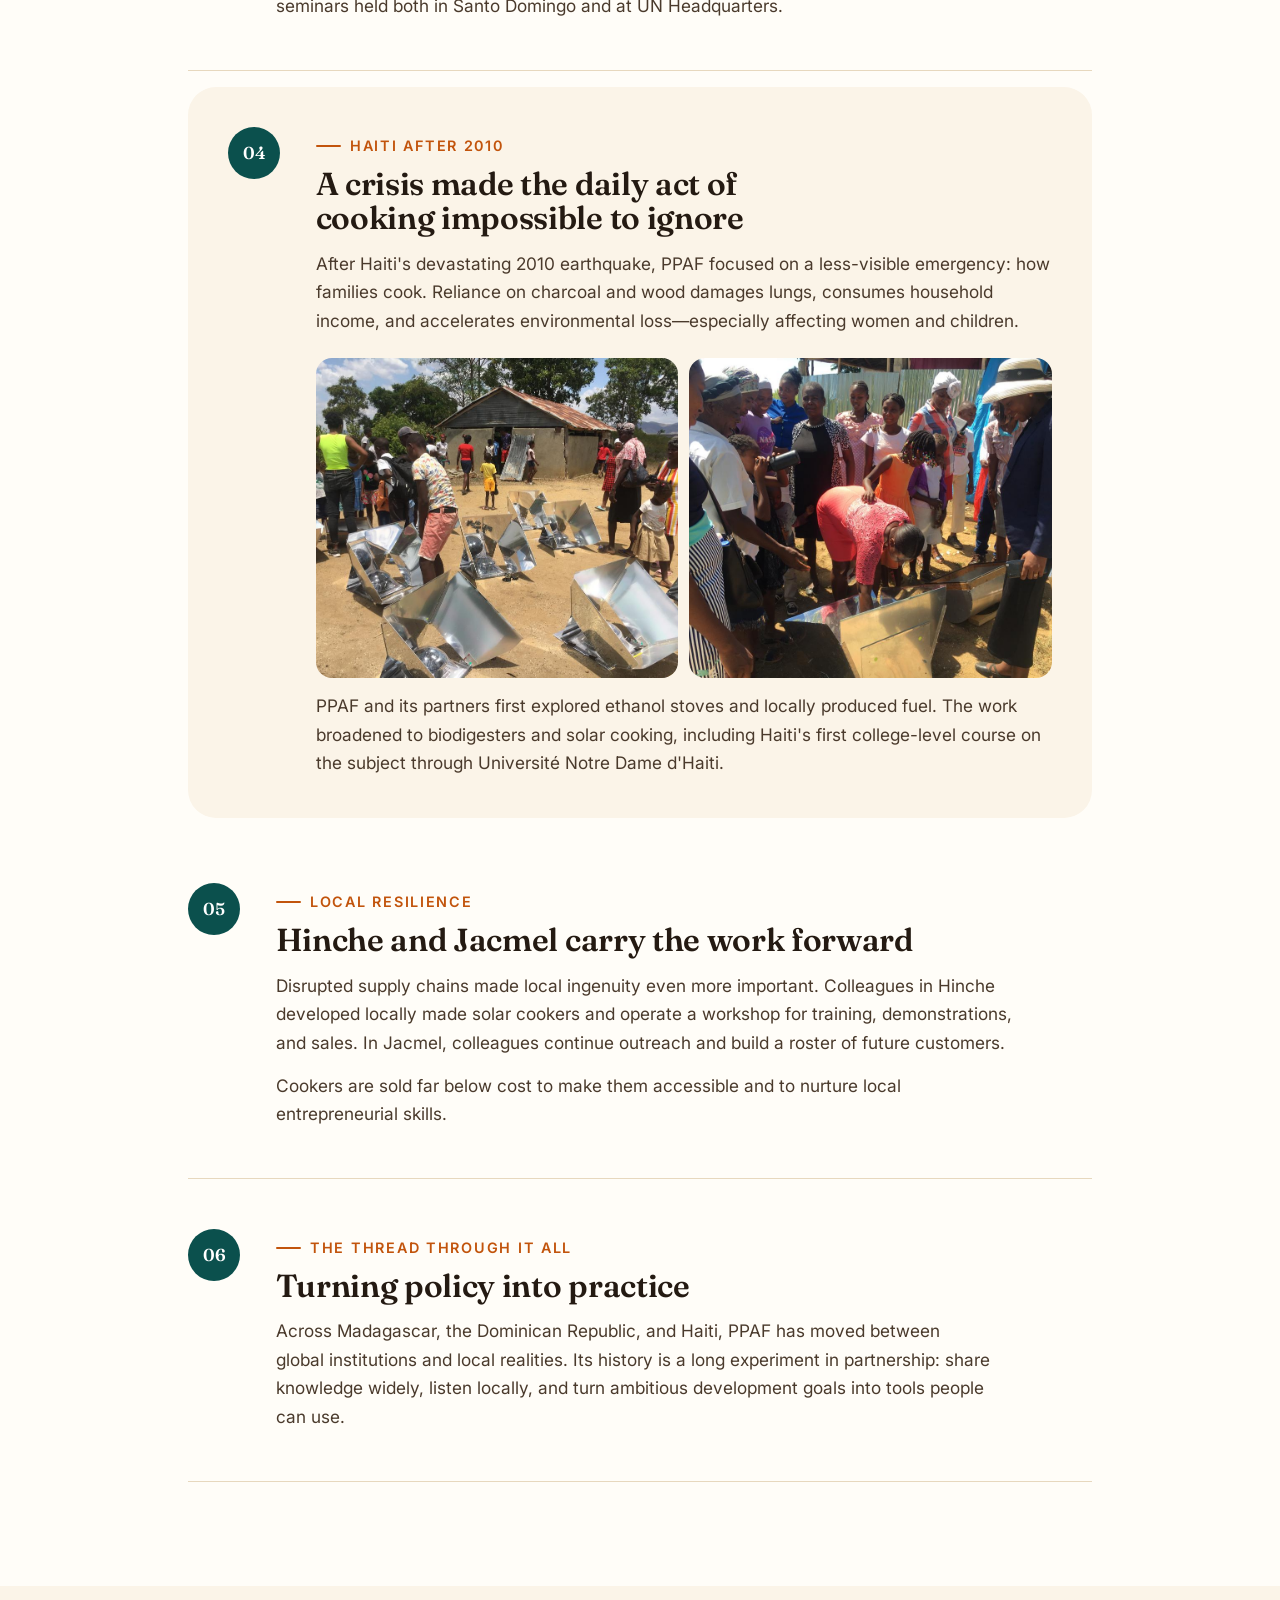
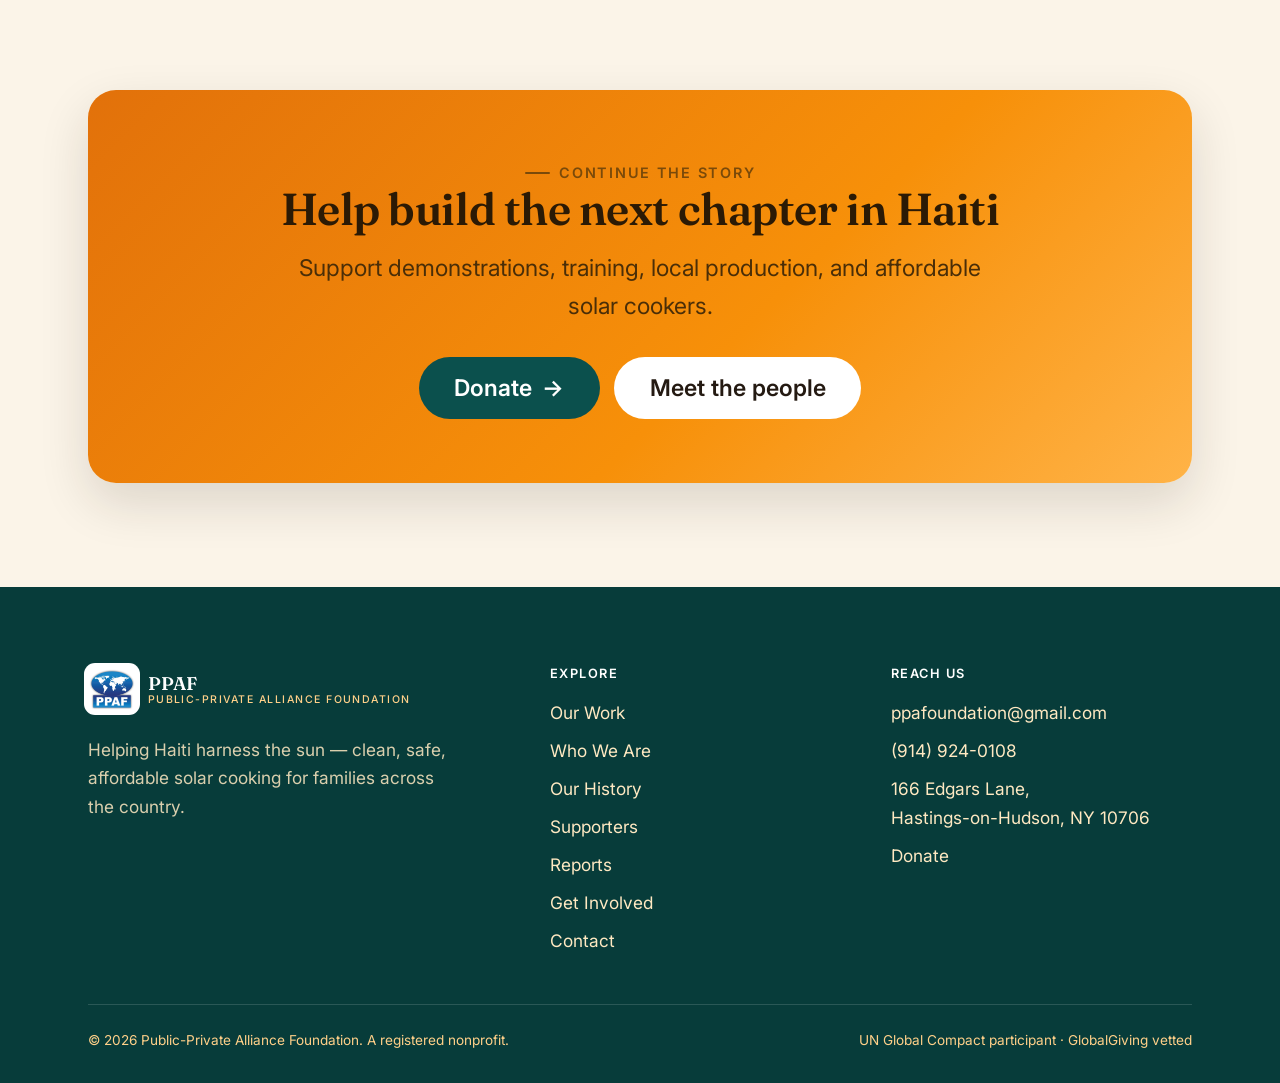
<file: history.html>
<!DOCTYPE html>
<html lang="en">
<head>
  <meta charset="UTF-8">
  <meta name="viewport" content="width=device-width, initial-scale=1, viewport-fit=cover">
  <title>Our History — From the United Nations to Haiti | PPAF</title>
  <meta name="description" content="Trace PPAF's history from a United Nations public-private alliance through work in Madagascar and the Dominican Republic to solar cooking in Haiti.">
  <link rel="icon" href="data:image/svg+xml,%3Csvg xmlns='http://www.w3.org/2000/svg' viewBox='0 0 48 48'%3E%3Ccircle cx='24' cy='24' r='10' fill='%23F79009'/%3E%3C/svg%3E">
  <link rel="preconnect" href="https://fonts.googleapis.com">
  <link rel="preconnect" href="https://fonts.gstatic.com" crossorigin>
  <link href="https://fonts.googleapis.com/css2?family=Fraunces:ital,opsz,wght@0,9..144,400..700;1,9..144,400..600&family=Inter:wght@400;500;600;700&display=swap" rel="stylesheet">
  <link rel="stylesheet" href="css/styles.css">
</head>
<body>
  <a class="skip-link" href="#main">Skip to content</a>

  <header class="site-header">
    <div class="container">
      <nav class="nav" aria-label="Primary">
        <a class="brand" href="index.html" aria-label="PPAF home">
          <svg class="brand__mark" viewBox="0 0 48 48" aria-hidden="true">
            <circle cx="24" cy="24" r="8.5" fill="#F79009"/>
            <g stroke="#E2710A" stroke-width="2.4" stroke-linecap="round">
              <line x1="24" y1="3" x2="24" y2="10"/><line x1="24" y1="38" x2="24" y2="45"/>
              <line x1="3" y1="24" x2="10" y2="24"/><line x1="38" y1="24" x2="45" y2="24"/>
              <line x1="9" y1="9" x2="14" y2="14"/><line x1="34" y1="34" x2="39" y2="39"/>
              <line x1="39" y1="9" x2="34" y2="14"/><line x1="14" y1="34" x2="9" y2="39"/>
            </g>
          </svg>
          <span class="brand__name">PPAF<small>Harnessing the Sun</small></span>
        </a>
        <button class="nav__toggle" aria-expanded="false" aria-controls="nav-menu" aria-label="Open menu"><span></span></button>
        <div class="nav__menu" id="nav-menu">
          <ul class="nav__links">
            <li><a href="index.html">Home</a></li>
            <li><a href="our-work.html">Our Work</a></li>
            <li><a href="about.html">Who We Are</a></li>
            <li><a href="history.html">History</a></li>
            <li><a href="supporters.html">Supporters</a></li>
            <li><a href="gallery.html">Gallery</a></li>
            <li><a href="reports.html">Reports</a></li>
            <li><a href="get-involved.html">Get Involved</a></li>
            <li><a href="contact.html">Contact</a></li>
          </ul>
          <div class="nav__cta"><a class="btn btn--primary" href="get-involved.html#donate">Donate</a></div>
        </div>
      </nav>
    </div>
  </header>
  <div class="nav__scrim" aria-hidden="true"></div>

  <main id="main">
    <section class="page-hero">
      <div class="container page-hero__inner">
        <div class="breadcrumb"><a href="index.html">Home</a> / <a href="about.html">Who We Are</a> / History</div>
        <span class="eyebrow">Our history</span>
        <h1>From global partnership to Haiti's kitchens</h1>
        <p>PPAF began with ambassadors and a United Nations idea: governments, businesses, and nonprofits can accomplish more when they work together. Over time, that idea became practical work across three countries.</p>
      </div>
    </section>

    <section class="section">
      <div class="container history-story">
        <article class="history-chapter reveal">
          <div class="history-chapter__marker">01</div>
          <div>
            <span class="eyebrow">The beginning</span>
            <h2>An alliance born at the United Nations</h2>
            <p>The foundation grew from the vision of ambassadors from Madagascar, the Dominican Republic, and Haiti. They believed companies—large and small—could work with governments and nonprofits to create meaningful change in vulnerable communities.</p>
            <p>The UN Economic and Social Council endorsed the concept and established the UN Public-Private Alliance for Rural Development. That initiative later evolved into the US-based 501(c)(3) Public-Private Alliance Foundation.</p>
          </div>
        </article>

        <article class="history-chapter reveal">
          <div class="history-chapter__marker">02</div>
          <div>
            <span class="eyebrow">Madagascar</span>
            <h2>Turning rural development ideas into a plan</h2>
            <p>PPAF's earliest country work was in Madagascar. Government leaders, the Food and Agriculture Organization, businesses, and local partners explored rural development, microfinance, handicraft exports, and a business-oriented national development plan.</p>
          </div>
        </article>

        <article class="history-chapter reveal">
          <div class="history-chapter__marker">03</div>
          <div>
            <span class="eyebrow">Dominican Republic</span>
            <h2>From remittances to renewable energy</h2>
            <p>In the Dominican Republic, PPAF worked on remittances as a development tool, technical support for small fish farmers, agricultural export opportunities, and renewable-energy seminars held both in Santo Domingo and at UN Headquarters.</p>
          </div>
        </article>

        <article class="history-chapter history-chapter--featured reveal">
          <div class="history-chapter__marker">04</div>
          <div>
            <span class="eyebrow">Haiti after 2010</span>
            <h2>A crisis made the daily act of cooking impossible to ignore</h2>
            <p>After Haiti's devastating 2010 earthquake, PPAF focused on a less-visible emergency: how families cook. Reliance on charcoal and wood damages lungs, consumes household income, and accelerates environmental loss—especially affecting women and children.</p>
            <div class="history-photo-row">
              <img src="images/field/cooker-demonstration.jpg" alt="PPAF community solar cooker demonstration in Haiti" loading="lazy">
              <img src="images/field/hands-on-learning.jpg" alt="Women and girls learning to use a solar cooker in Haiti" loading="lazy">
            </div>
            <p>PPAF and its partners first explored ethanol stoves and locally produced fuel. The work broadened to biodigesters and solar cooking, including Haiti's first college-level course on the subject through Université Notre Dame d'Haiti.</p>
          </div>
        </article>

        <article class="history-chapter reveal">
          <div class="history-chapter__marker">05</div>
          <div>
            <span class="eyebrow">Local resilience</span>
            <h2>Hinche and Jacmel carry the work forward</h2>
            <p>Disrupted supply chains made local ingenuity even more important. Colleagues in Hinche developed locally made solar cookers and operate a workshop for training, demonstrations, and sales. In Jacmel, colleagues continue outreach and build a roster of future customers.</p>
            <p>Cookers are sold far below cost to make them accessible and to nurture local entrepreneurial skills.</p>
          </div>
        </article>

        <article class="history-chapter reveal">
          <div class="history-chapter__marker">06</div>
          <div>
            <span class="eyebrow">The thread through it all</span>
            <h2>Turning policy into practice</h2>
            <p>Across Madagascar, the Dominican Republic, and Haiti, PPAF has moved between global institutions and local realities. Its history is a long experiment in partnership: share knowledge widely, listen locally, and turn ambitious development goals into tools people can use.</p>
          </div>
        </article>
      </div>
    </section>

    <section class="section section--cream">
      <div class="container">
        <div class="cta-band reveal">
          <span class="eyebrow" style="color:#7a4a0a">Continue the story</span>
          <h2>Help build the next chapter in Haiti</h2>
          <p>Support demonstrations, training, local production, and affordable solar cookers.</p>
          <div class="hero__cta">
            <a class="btn btn--solid-ink btn--lg" href="get-involved.html#donate">Donate <span class="arrow" aria-hidden="true">&rarr;</span></a>
            <a class="btn btn--light btn--lg" href="about.html">Meet the people</a>
          </div>
        </div>
      </div>
    </section>
  </main>

  <footer class="site-footer">
    <div class="container">
      <div class="footer-grid">
        <div class="footer-brand">
          <a class="brand" href="index.html" aria-label="PPAF home">
            <svg class="brand__mark" viewBox="0 0 48 48" aria-hidden="true">
              <circle cx="24" cy="24" r="8.5" fill="#FFB347"/>
              <g stroke="#FFD089" stroke-width="2.4" stroke-linecap="round">
                <line x1="24" y1="3" x2="24" y2="10"/><line x1="24" y1="38" x2="24" y2="45"/>
                <line x1="3" y1="24" x2="10" y2="24"/><line x1="38" y1="24" x2="45" y2="24"/>
                <line x1="9" y1="9" x2="14" y2="14"/><line x1="34" y1="34" x2="39" y2="39"/>
                <line x1="39" y1="9" x2="34" y2="14"/><line x1="14" y1="34" x2="9" y2="39"/>
              </g>
            </svg>
            <span class="brand__name">PPAF<small>Public-Private Alliance Foundation</small></span>
          </a>
          <p>Helping Haiti harness the sun — clean, safe, affordable solar cooking for families across the country.</p>
        </div>
        <div><h4>Explore</h4>
          <ul class="footer-links">
            <li><a href="our-work.html">Our Work</a></li>
            <li><a href="about.html">Who We Are</a></li>
            <li><a href="history.html">Our History</a></li>
            <li><a href="supporters.html">Supporters</a></li>
            <li><a href="reports.html">Reports</a></li>
            <li><a href="get-involved.html">Get Involved</a></li>
            <li><a href="contact.html">Contact</a></li>
          </ul>
        </div>
        <div><h4>Reach us</h4>
          <ul class="footer-links">
            <li><a href="mailto:ppafoundation@gmail.com">ppafoundation@gmail.com</a></li>
            <li><a href="tel:+19149240108">(914) 924-0108</a></li>
            <li>166 Edgars Lane,<br>Hastings-on-Hudson, NY 10706</li>
            <li><a href="get-involved.html#donate">Donate</a></li>
          </ul>
        </div>
      </div>
      <div class="footer-bottom">
        <p>&copy; <span id="year">2026</span> Public-Private Alliance Foundation. A registered nonprofit.</p>
        <p>UN Global Compact participant · GlobalGiving vetted</p>
      </div>
    </div>
  </footer>

  <script src="js/main.js"></script>
</body>
</html>
</file>
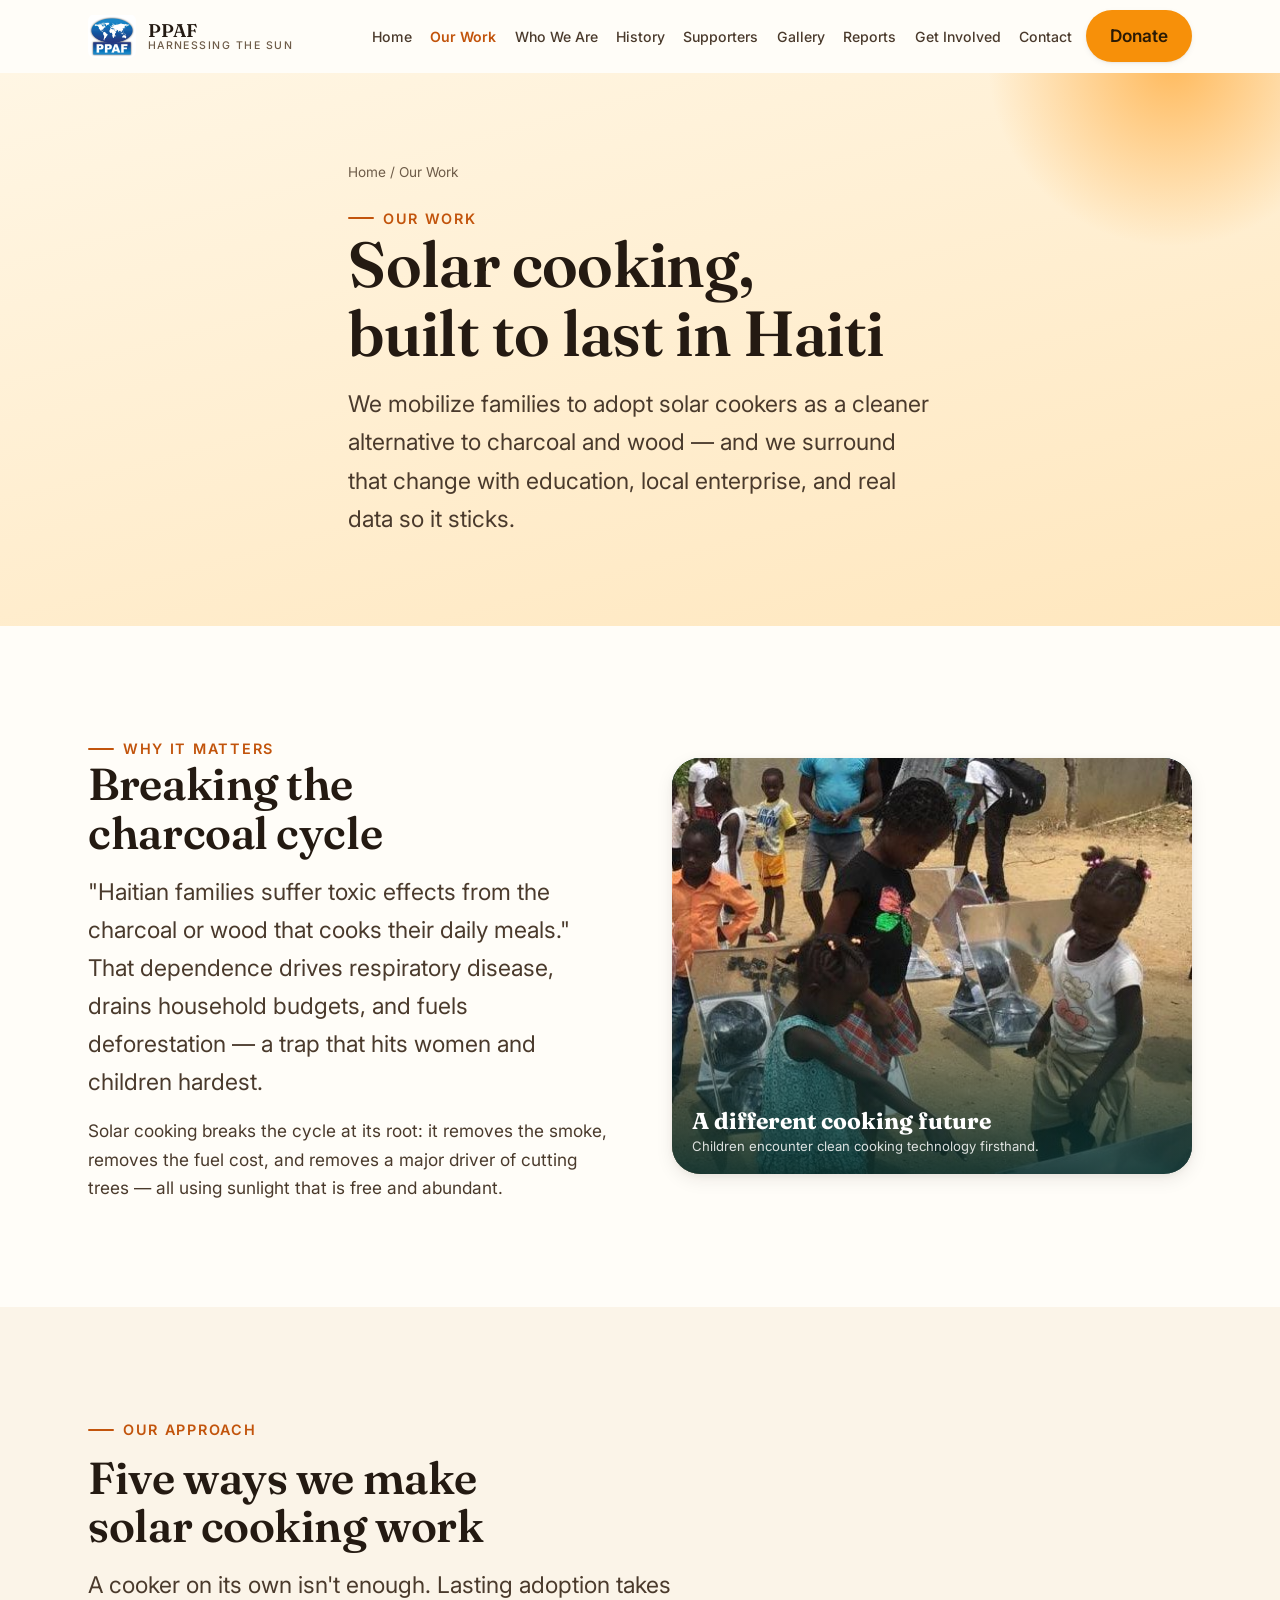
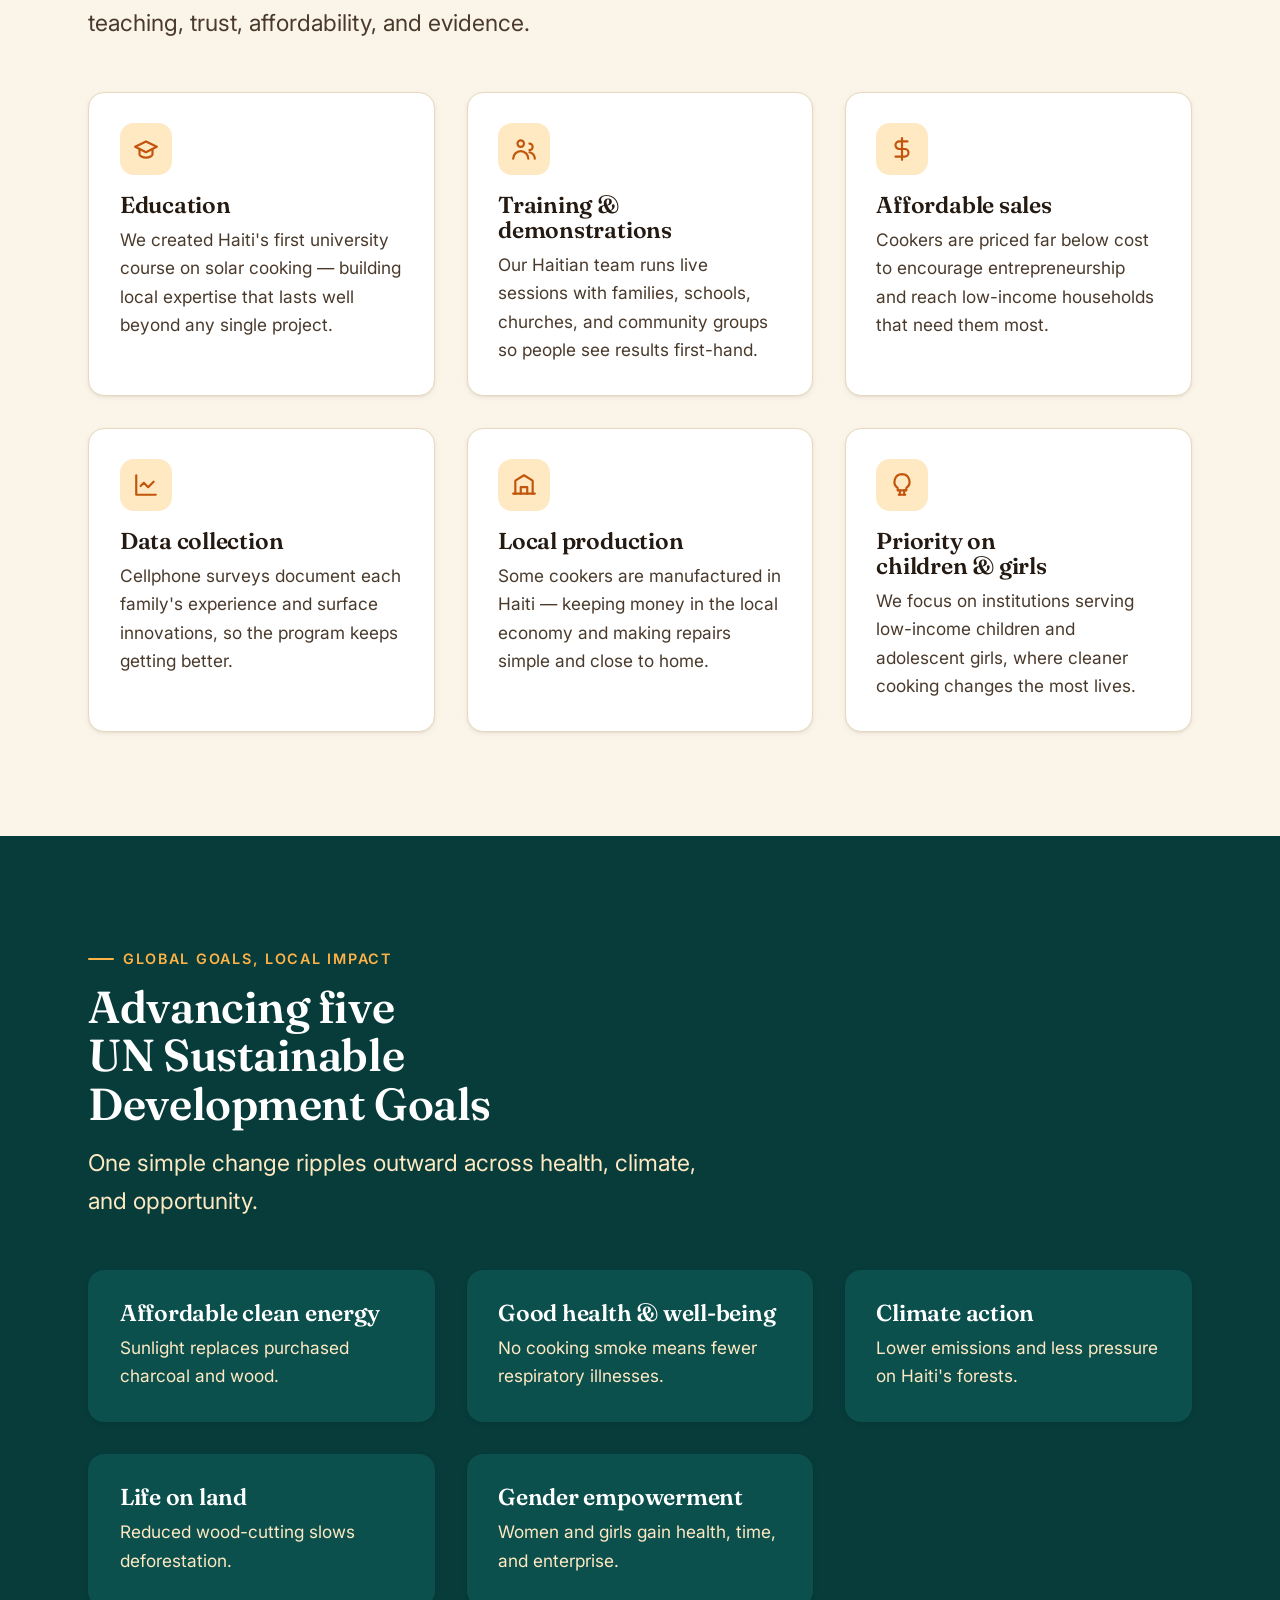
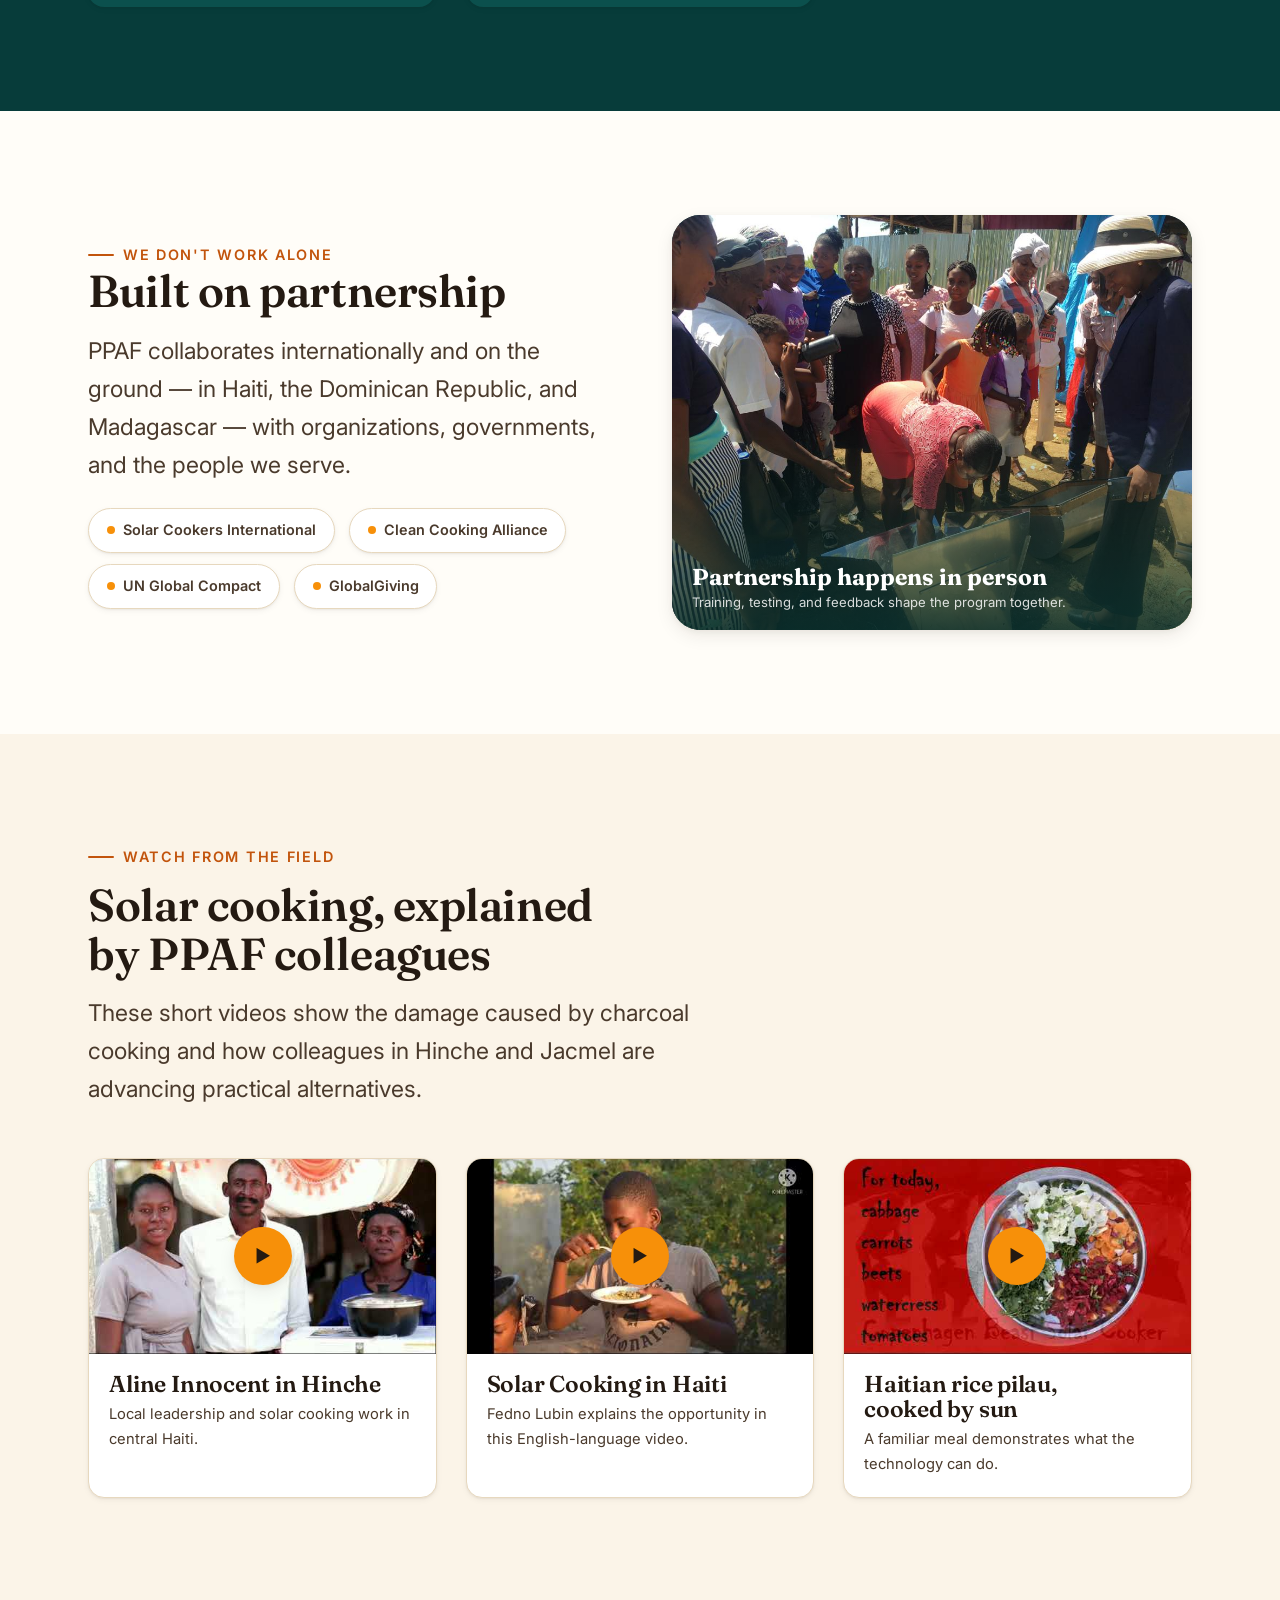
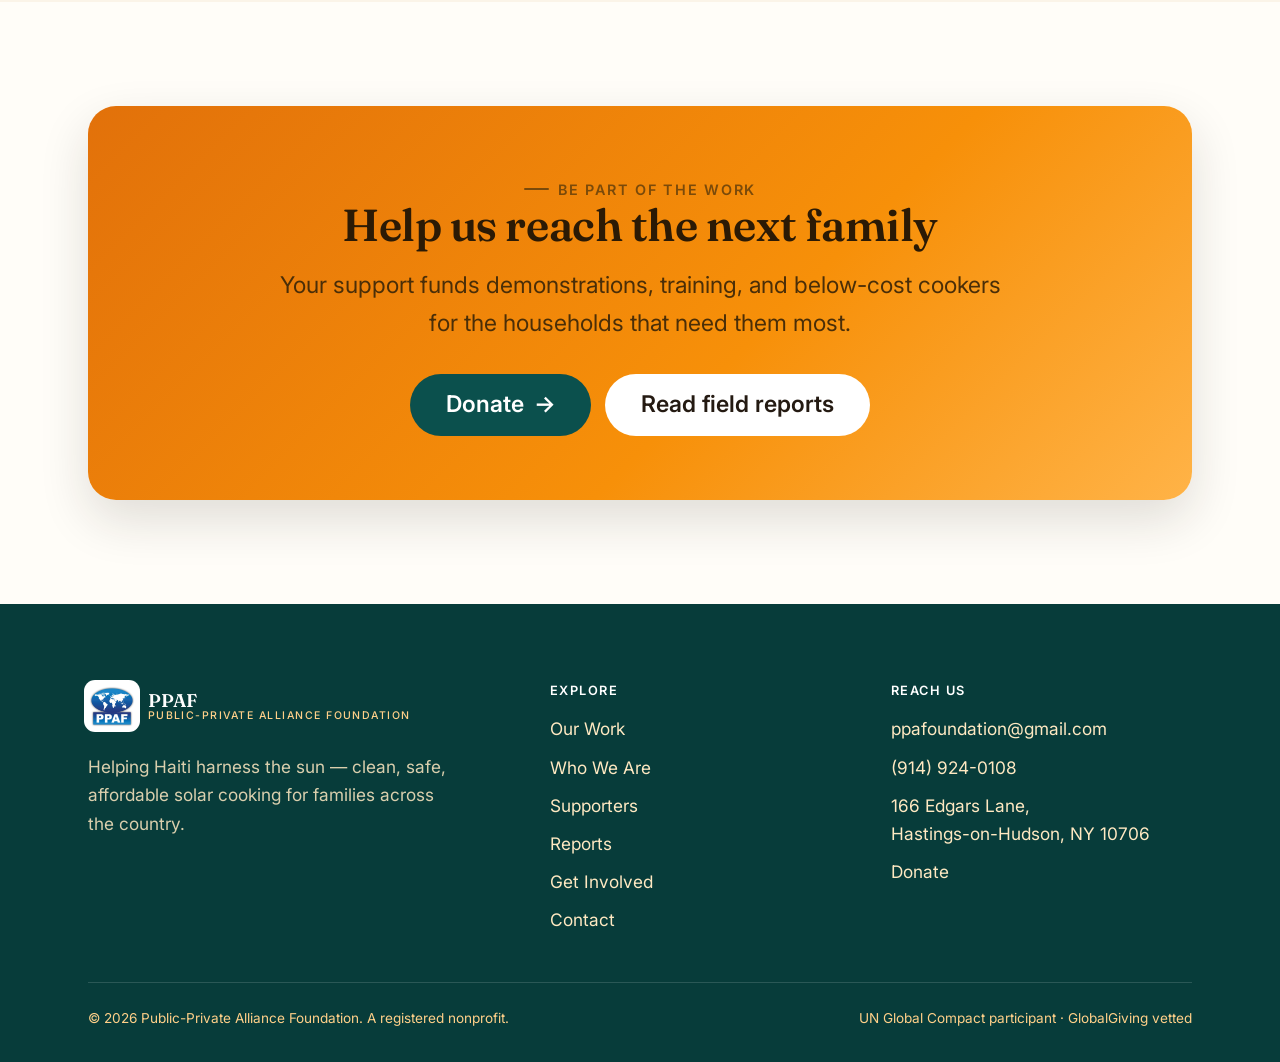
<file: our-work.html>
<!DOCTYPE html>
<html lang="en">
<head>
  <meta charset="UTF-8">
  <meta name="viewport" content="width=device-width, initial-scale=1, viewport-fit=cover">
  <title>Our Work — Solar Cooking in Haiti | PPAF</title>
  <meta name="description" content="How PPAF advances solar cooking in Haiti: education, community demonstrations, below-cost sales, local production, and data-driven improvement.">
  <link rel="icon" href="data:image/svg+xml,%3Csvg xmlns='http://www.w3.org/2000/svg' viewBox='0 0 48 48'%3E%3Ccircle cx='24' cy='24' r='10' fill='%23F79009'/%3E%3C/svg%3E">
  <link rel="preconnect" href="https://fonts.googleapis.com">
  <link rel="preconnect" href="https://fonts.gstatic.com" crossorigin>
  <link href="https://fonts.googleapis.com/css2?family=Fraunces:ital,opsz,wght@0,9..144,400..700;1,9..144,400..600&family=Inter:wght@400;500;600;700&display=swap" rel="stylesheet">
  <link rel="stylesheet" href="css/styles.css">
</head>
<body>
  <a class="skip-link" href="#main">Skip to content</a>

  <header class="site-header">
    <div class="container">
      <nav class="nav" aria-label="Primary">
        <a class="brand" href="index.html" aria-label="PPAF home">
          <svg class="brand__mark" viewBox="0 0 48 48" aria-hidden="true">
            <circle cx="24" cy="24" r="8.5" fill="#F79009"/>
            <g stroke="#E2710A" stroke-width="2.4" stroke-linecap="round">
              <line x1="24" y1="3" x2="24" y2="10"/><line x1="24" y1="38" x2="24" y2="45"/>
              <line x1="3" y1="24" x2="10" y2="24"/><line x1="38" y1="24" x2="45" y2="24"/>
              <line x1="9" y1="9" x2="14" y2="14"/><line x1="34" y1="34" x2="39" y2="39"/>
              <line x1="39" y1="9" x2="34" y2="14"/><line x1="14" y1="34" x2="9" y2="39"/>
            </g>
          </svg>
          <span class="brand__name">PPAF<small>Harnessing the Sun</small></span>
        </a>
        <button class="nav__toggle" aria-expanded="false" aria-controls="nav-menu" aria-label="Open menu"><span></span></button>
        <div class="nav__menu" id="nav-menu">
          <ul class="nav__links">
            <li><a href="index.html">Home</a></li>
            <li><a href="our-work.html">Our Work</a></li>
            <li><a href="about.html">Who We Are</a></li>
            <li><a href="history.html">History</a></li>
            <li><a href="supporters.html">Supporters</a></li>
            <li><a href="gallery.html">Gallery</a></li>
            <li><a href="reports.html">Reports</a></li>
            <li><a href="get-involved.html">Get Involved</a></li>
            <li><a href="contact.html">Contact</a></li>
          </ul>
          <div class="nav__cta"><a class="btn btn--primary" href="get-involved.html#donate">Donate</a></div>
        </div>
      </nav>
    </div>
  </header>
  <div class="nav__scrim" aria-hidden="true"></div>

  <main id="main">
    <section class="page-hero">
      <div class="container page-hero__inner">
        <div class="breadcrumb"><a href="index.html">Home</a> / Our Work</div>
        <span class="eyebrow">Our Work</span>
        <h1>Solar cooking, built to last in Haiti</h1>
        <p>We mobilize families to adopt solar cookers as a cleaner alternative to charcoal and wood — and we surround that change with education, local enterprise, and real data so it sticks.</p>
      </div>
    </section>

    <!-- Problem recap -->
    <section class="section">
      <div class="container">
        <div class="split">
          <div class="split__body reveal">
            <span class="eyebrow">Why it matters</span>
            <h2>Breaking the charcoal cycle</h2>
            <p class="lede" style="margin-top:1rem">"Haitian families suffer toxic effects from the charcoal or wood that cooks their daily meals." That dependence drives respiratory disease, drains household budgets, and fuels deforestation — a trap that hits women and children hardest.</p>
            <p style="margin-top:1rem;color:var(--ink-70)">Solar cooking breaks the cycle at its root: it removes the smoke, removes the fuel cost, and removes a major driver of cutting trees — all using sunlight that is free and abundant.</p>
          </div>
          <figure class="split__media field-photo">
            <img src="images/field/child-solar-cooker.jpg" alt="Children examining reflective solar cookers at a community demonstration in Haiti">
            <figcaption><strong>A different cooking future</strong><span>Children encounter clean cooking technology firsthand.</span></figcaption>
          </figure>
        </div>
      </div>
    </section>

    <!-- Pillars -->
    <section class="section section--cream">
      <div class="container">
        <div class="section-head">
          <span class="eyebrow">Our approach</span>
          <h2>Five ways we make solar cooking work</h2>
          <p>A cooker on its own isn't enough. Lasting adoption takes teaching, trust, affordability, and evidence.</p>
        </div>
        <div class="grid grid--3">
          <article class="card card--hover reveal">
            <div class="card__icon" aria-hidden="true">
              <svg width="26" height="26" viewBox="0 0 24 24" fill="none" stroke="currentColor" stroke-width="2" stroke-linecap="round" stroke-linejoin="round"><path d="M22 10 12 5 2 10l10 5 10-5Z"/><path d="M6 12v5c0 1 2.7 3 6 3s6-2 6-3v-5"/></svg>
            </div>
            <h3>Education</h3>
            <p>We created Haiti's first university course on solar cooking — building local expertise that lasts well beyond any single project.</p>
          </article>
          <article class="card card--hover reveal">
            <div class="card__icon" aria-hidden="true">
              <svg width="26" height="26" viewBox="0 0 24 24" fill="none" stroke="currentColor" stroke-width="2" stroke-linecap="round" stroke-linejoin="round"><circle cx="9" cy="7" r="3"/><path d="M2 21a7 7 0 0 1 14 0"/><path d="M17 7a3 3 0 0 1 0 6"/><path d="M22 21a6.5 6.5 0 0 0-5-6"/></svg>
            </div>
            <h3>Training &amp; demonstrations</h3>
            <p>Our Haitian team runs live sessions with families, schools, churches, and community groups so people see results first-hand.</p>
          </article>
          <article class="card card--hover reveal">
            <div class="card__icon" aria-hidden="true">
              <svg width="26" height="26" viewBox="0 0 24 24" fill="none" stroke="currentColor" stroke-width="2" stroke-linecap="round" stroke-linejoin="round"><line x1="12" y1="2" x2="12" y2="22"/><path d="M17 5H9.5a3.5 3.5 0 0 0 0 7h5a3.5 3.5 0 0 1 0 7H6"/></svg>
            </div>
            <h3>Affordable sales</h3>
            <p>Cookers are priced far below cost to encourage entrepreneurship and reach low-income households that need them most.</p>
          </article>
          <article class="card card--hover reveal">
            <div class="card__icon" aria-hidden="true">
              <svg width="26" height="26" viewBox="0 0 24 24" fill="none" stroke="currentColor" stroke-width="2" stroke-linecap="round" stroke-linejoin="round"><path d="M3 3v18h18"/><path d="m19 9-5 5-4-4-3 3"/></svg>
            </div>
            <h3>Data collection</h3>
            <p>Cellphone surveys document each family's experience and surface innovations, so the program keeps getting better.</p>
          </article>
          <article class="card card--hover reveal">
            <div class="card__icon" aria-hidden="true">
              <svg width="26" height="26" viewBox="0 0 24 24" fill="none" stroke="currentColor" stroke-width="2" stroke-linecap="round" stroke-linejoin="round"><path d="M2 20h20"/><path d="M4 20V8l8-5 8 5v12"/><path d="M9 20v-6h6v6"/></svg>
            </div>
            <h3>Local production</h3>
            <p>Some cookers are manufactured in Haiti — keeping money in the local economy and making repairs simple and close to home.</p>
          </article>
          <article class="card card--hover reveal">
            <div class="card__icon" aria-hidden="true">
              <svg width="26" height="26" viewBox="0 0 24 24" fill="none" stroke="currentColor" stroke-width="2" stroke-linecap="round" stroke-linejoin="round"><path d="M12 2a7 7 0 0 0-4 12.7V17h8v-2.3A7 7 0 0 0 12 2Z"/><path d="M9 21h6"/><path d="M10 17v4"/><path d="M14 17v4"/></svg>
            </div>
            <h3>Priority on children &amp; girls</h3>
            <p>We focus on institutions serving low-income children and adolescent girls, where cleaner cooking changes the most lives.</p>
          </article>
        </div>
      </div>
    </section>

    <!-- SDG alignment -->
    <section class="section section--ink">
      <div class="container">
        <div class="section-head">
          <span class="eyebrow">Global goals, local impact</span>
          <h2>Advancing five UN Sustainable Development Goals</h2>
          <p>One simple change ripples outward across health, climate, and opportunity.</p>
        </div>
        <div class="grid grid--3">
          <div class="card card--ink reveal"><h3>Affordable clean energy</h3><p>Sunlight replaces purchased charcoal and wood.</p></div>
          <div class="card card--ink reveal"><h3>Good health &amp; well-being</h3><p>No cooking smoke means fewer respiratory illnesses.</p></div>
          <div class="card card--ink reveal"><h3>Climate action</h3><p>Lower emissions and less pressure on Haiti's forests.</p></div>
          <div class="card card--ink reveal"><h3>Life on land</h3><p>Reduced wood-cutting slows deforestation.</p></div>
          <div class="card card--ink reveal"><h3>Gender empowerment</h3><p>Women and girls gain health, time, and enterprise.</p></div>
        </div>
      </div>
    </section>

    <!-- Partnerships -->
    <section class="section">
      <div class="container">
        <div class="split split--reverse">
          <figure class="split__media field-photo">
            <img src="images/field/hands-on-learning.jpg" alt="Women and girls gathering around a solar cooker during hands-on training in Haiti">
            <figcaption><strong>Partnership happens in person</strong><span>Training, testing, and feedback shape the program together.</span></figcaption>
          </figure>
          <div class="split__body reveal">
            <span class="eyebrow">We don't work alone</span>
            <h2>Built on partnership</h2>
            <p class="lede" style="margin-top:1rem">PPAF collaborates internationally and on the ground — in Haiti, the Dominican Republic, and Madagascar — with organizations, governments, and the people we serve.</p>
            <div class="logo-row" style="margin-top:1.5rem">
              <span class="logo-chip">Solar Cookers International</span>
              <span class="logo-chip">Clean Cooking Alliance</span>
              <span class="logo-chip">UN Global Compact</span>
              <span class="logo-chip">GlobalGiving</span>
            </div>
          </div>
        </div>
      </div>
    </section>

    <!-- Videos -->
    <section class="section section--cream">
      <div class="container">
        <div class="section-head">
          <span class="eyebrow">Watch from the field</span>
          <h2>Solar cooking, explained by PPAF colleagues</h2>
          <p>These short videos show the damage caused by charcoal cooking and how colleagues in Hinche and Jacmel are advancing practical alternatives.</p>
        </div>
        <div class="video-grid">
          <article class="video-card reveal">
            <a class="video-card__media" href="https://www.youtube.com/watch?v=ncynun1VhX4" target="_blank" rel="noopener" aria-label="Watch Aline Innocent in Hinche, Haiti on YouTube">
              <img src="images/field/video-aline-hinche.jpg" alt="" loading="lazy">
              <span aria-hidden="true">▶</span>
            </a>
            <div><h3>Aline Innocent in Hinche</h3><p>Local leadership and solar cooking work in central Haiti.</p></div>
          </article>
          <article class="video-card reveal">
            <a class="video-card__media" href="https://www.youtube.com/watch?v=21t8fZ-Pp-c" target="_blank" rel="noopener" aria-label="Watch Solar Cooking in Haiti by Fedno Lubin on YouTube">
              <img src="images/field/video-fedno-solar-cooking.jpg" alt="" loading="lazy">
              <span aria-hidden="true">▶</span>
            </a>
            <div><h3>Solar Cooking in Haiti</h3><p>Fedno Lubin explains the opportunity in this English-language video.</p></div>
          </article>
          <article class="video-card reveal">
            <a class="video-card__media" href="https://www.youtube.com/watch?v=taAyeO2D68c" target="_blank" rel="noopener" aria-label="Watch Haitian rice pilau cooking on a solar cooker on YouTube">
              <img src="images/field/video-rice-pilau.jpg" alt="" loading="lazy">
              <span aria-hidden="true">▶</span>
            </a>
            <div><h3>Haitian rice pilau, cooked by sun</h3><p>A familiar meal demonstrates what the technology can do.</p></div>
          </article>
        </div>
      </div>
    </section>

    <!-- CTA -->
    <section class="section">
      <div class="container">
        <div class="cta-band reveal">
          <span class="eyebrow" style="color:#7a4a0a">Be part of the work</span>
          <h2>Help us reach the next family</h2>
          <p>Your support funds demonstrations, training, and below-cost cookers for the households that need them most.</p>
          <div class="hero__cta">
            <a class="btn btn--solid-ink btn--lg" href="get-involved.html#donate">Donate <span class="arrow" aria-hidden="true">&rarr;</span></a>
            <a class="btn btn--light btn--lg" href="reports.html">Read field reports</a>
          </div>
        </div>
      </div>
    </section>
  </main>

  <footer class="site-footer">
    <div class="container">
      <div class="footer-grid">
        <div class="footer-brand">
          <a class="brand" href="index.html" aria-label="PPAF home">
            <svg class="brand__mark" viewBox="0 0 48 48" aria-hidden="true">
              <circle cx="24" cy="24" r="8.5" fill="#FFB347"/>
              <g stroke="#FFD089" stroke-width="2.4" stroke-linecap="round">
                <line x1="24" y1="3" x2="24" y2="10"/><line x1="24" y1="38" x2="24" y2="45"/>
                <line x1="3" y1="24" x2="10" y2="24"/><line x1="38" y1="24" x2="45" y2="24"/>
                <line x1="9" y1="9" x2="14" y2="14"/><line x1="34" y1="34" x2="39" y2="39"/>
                <line x1="39" y1="9" x2="34" y2="14"/><line x1="14" y1="34" x2="9" y2="39"/>
              </g>
            </svg>
            <span class="brand__name">PPAF<small>Public-Private Alliance Foundation</small></span>
          </a>
          <p>Helping Haiti harness the sun — clean, safe, affordable solar cooking for families across the country.</p>
        </div>
        <div><h4>Explore</h4>
          <ul class="footer-links">
            <li><a href="our-work.html">Our Work</a></li>
            <li><a href="about.html">Who We Are</a></li>
            <li><a href="supporters.html">Supporters</a></li>
            <li><a href="reports.html">Reports</a></li>
            <li><a href="get-involved.html">Get Involved</a></li>
            <li><a href="contact.html">Contact</a></li>
          </ul>
        </div>
        <div><h4>Reach us</h4>
          <ul class="footer-links">
            <li><a href="mailto:ppafoundation@gmail.com">ppafoundation@gmail.com</a></li>
            <li><a href="tel:+19149240108">(914) 924-0108</a></li>
            <li>166 Edgars Lane,<br>Hastings-on-Hudson, NY 10706</li>
            <li><a href="get-involved.html#donate">Donate</a></li>
          </ul>
        </div>
      </div>
      <div class="footer-bottom">
        <p>&copy; <span id="year">2026</span> Public-Private Alliance Foundation. A registered nonprofit.</p>
        <p>UN Global Compact participant · GlobalGiving vetted</p>
      </div>
    </div>
  </footer>

  <script src="js/main.js"></script>
</body>
</html>
</file>
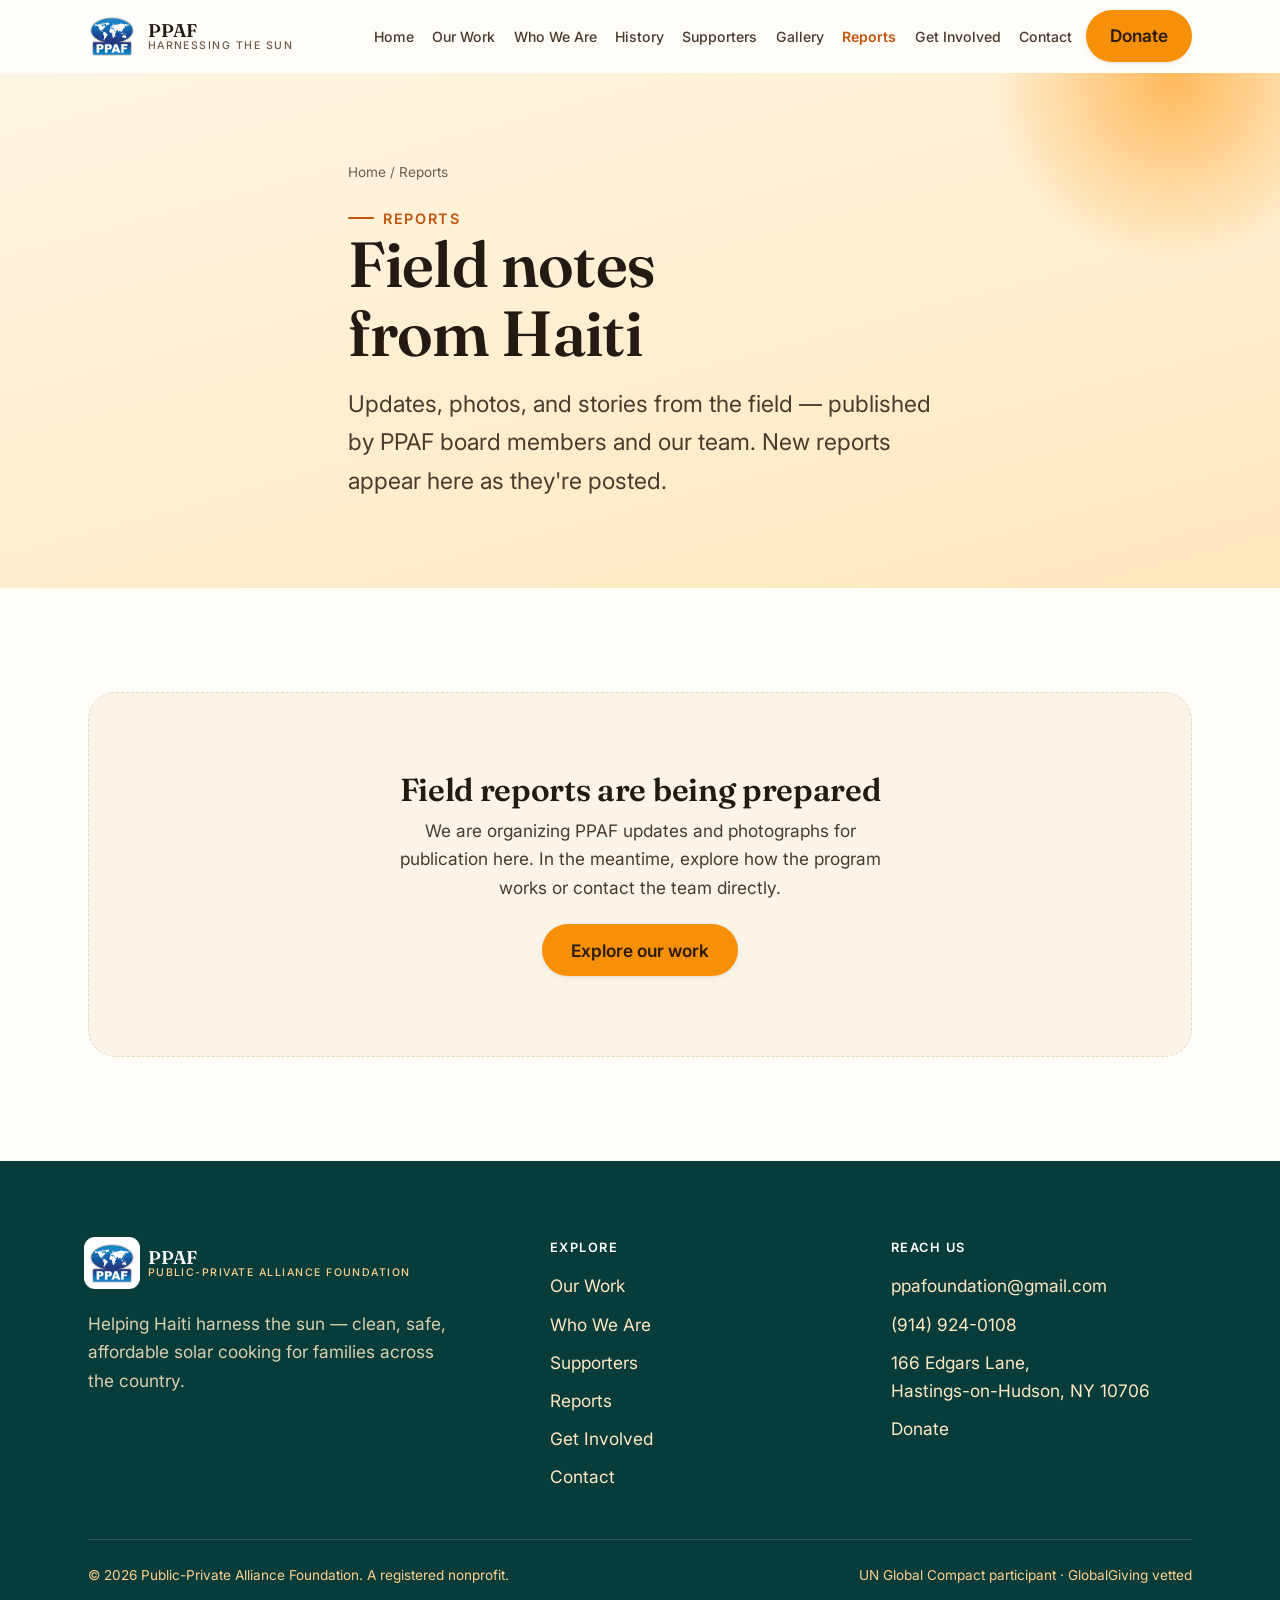
<file: reports.html>
<!DOCTYPE html>
<html lang="en">
<head>
  <meta charset="UTF-8">
  <meta name="viewport" content="width=device-width, initial-scale=1, viewport-fit=cover">
  <title>Reports — Field Notes &amp; Photos | PPAF</title>
  <meta name="description" content="Field reports, photos, and updates from PPAF's solar cooking work in Haiti, published by our board and team.">
  <link rel="icon" href="data:image/svg+xml,%3Csvg xmlns='http://www.w3.org/2000/svg' viewBox='0 0 48 48'%3E%3Ccircle cx='24' cy='24' r='10' fill='%23F79009'/%3E%3C/svg%3E">
  <link rel="preconnect" href="https://fonts.googleapis.com">
  <link rel="preconnect" href="https://fonts.gstatic.com" crossorigin>
  <link href="https://fonts.googleapis.com/css2?family=Fraunces:ital,opsz,wght@0,9..144,400..700;1,9..144,400..600&family=Inter:wght@400;500;600;700&display=swap" rel="stylesheet">
  <link rel="stylesheet" href="css/styles.css">
</head>
<body>
  <a class="skip-link" href="#main">Skip to content</a>

  <header class="site-header">
    <div class="container">
      <nav class="nav" aria-label="Primary">
        <a class="brand" href="index.html" aria-label="PPAF home">
          <svg class="brand__mark" viewBox="0 0 48 48" aria-hidden="true">
            <circle cx="24" cy="24" r="8.5" fill="#F79009"/>
            <g stroke="#E2710A" stroke-width="2.4" stroke-linecap="round">
              <line x1="24" y1="3" x2="24" y2="10"/><line x1="24" y1="38" x2="24" y2="45"/>
              <line x1="3" y1="24" x2="10" y2="24"/><line x1="38" y1="24" x2="45" y2="24"/>
              <line x1="9" y1="9" x2="14" y2="14"/><line x1="34" y1="34" x2="39" y2="39"/>
              <line x1="39" y1="9" x2="34" y2="14"/><line x1="14" y1="34" x2="9" y2="39"/>
            </g>
          </svg>
          <span class="brand__name">PPAF<small>Harnessing the Sun</small></span>
        </a>
        <button class="nav__toggle" aria-expanded="false" aria-controls="nav-menu" aria-label="Open menu"><span></span></button>
        <div class="nav__menu" id="nav-menu">
          <ul class="nav__links">
            <li><a href="index.html">Home</a></li>
            <li><a href="our-work.html">Our Work</a></li>
            <li><a href="about.html">Who We Are</a></li>
            <li><a href="history.html">History</a></li>
            <li><a href="supporters.html">Supporters</a></li>
            <li><a href="gallery.html">Gallery</a></li>
            <li><a href="reports.html">Reports</a></li>
            <li><a href="get-involved.html">Get Involved</a></li>
            <li><a href="contact.html">Contact</a></li>
          </ul>
          <div class="nav__cta"><a class="btn btn--primary" href="get-involved.html#donate">Donate</a></div>
        </div>
      </nav>
    </div>
  </header>
  <div class="nav__scrim" aria-hidden="true"></div>

  <main id="main">
    <!-- Single-article view target (populated by JS when ?slug= is present) -->
    <div id="report-article"></div>

    <!-- List view (hidden by JS when viewing a single article) -->
    <div id="report-list-view">
      <section class="page-hero">
        <div class="container page-hero__inner">
          <div class="breadcrumb"><a href="index.html">Home</a> / Reports</div>
          <span class="eyebrow">Reports</span>
          <h1>Field notes from Haiti</h1>
          <p>Updates, photos, and stories from the field — published by PPAF board members and our team. New reports appear here as they're posted.</p>
        </div>
      </section>

      <section class="section">
        <div class="container">
          <div id="report-list" aria-live="polite">
            <div class="report-grid">
              <div class="skeleton skel-card"></div>
              <div class="skeleton skel-card"></div>
              <div class="skeleton skel-card"></div>
            </div>
          </div>
        </div>
      </section>

    </div>
  </main>

  <footer class="site-footer">
    <div class="container">
      <div class="footer-grid">
        <div class="footer-brand">
          <a class="brand" href="index.html" aria-label="PPAF home">
            <svg class="brand__mark" viewBox="0 0 48 48" aria-hidden="true">
              <circle cx="24" cy="24" r="8.5" fill="#FFB347"/>
              <g stroke="#FFD089" stroke-width="2.4" stroke-linecap="round">
                <line x1="24" y1="3" x2="24" y2="10"/><line x1="24" y1="38" x2="24" y2="45"/>
                <line x1="3" y1="24" x2="10" y2="24"/><line x1="38" y1="24" x2="45" y2="24"/>
                <line x1="39" y1="9" x2="34" y2="14"/><line x1="14" y1="34" x2="9" y2="39"/>
                <line x1="9" y1="9" x2="14" y2="14"/><line x1="34" y1="34" x2="39" y2="39"/>
              </g>
            </svg>
            <span class="brand__name">PPAF<small>Public-Private Alliance Foundation</small></span>
          </a>
          <p>Helping Haiti harness the sun — clean, safe, affordable solar cooking for families across the country.</p>
        </div>
        <div><h4>Explore</h4>
          <ul class="footer-links">
            <li><a href="our-work.html">Our Work</a></li>
            <li><a href="about.html">Who We Are</a></li>
            <li><a href="supporters.html">Supporters</a></li>
            <li><a href="reports.html">Reports</a></li>
            <li><a href="get-involved.html">Get Involved</a></li>
            <li><a href="contact.html">Contact</a></li>
          </ul>
        </div>
        <div><h4>Reach us</h4>
          <ul class="footer-links">
            <li><a href="mailto:ppafoundation@gmail.com">ppafoundation@gmail.com</a></li>
            <li><a href="tel:+19149240108">(914) 924-0108</a></li>
            <li>166 Edgars Lane,<br>Hastings-on-Hudson, NY 10706</li>
            <li><a href="get-involved.html#donate">Donate</a></li>
          </ul>
        </div>
      </div>
      <div class="footer-bottom">
        <p>&copy; <span id="year">2026</span> Public-Private Alliance Foundation. A registered nonprofit.</p>
        <p>UN Global Compact participant · GlobalGiving vetted</p>
      </div>
    </div>
  </footer>

  <script>
    // Toggle between list and single-article view based on ?slug=
    (function () {
      var hasSlug = new URLSearchParams(location.search).has("slug");
      if (hasSlug) {
        var lv = document.getElementById("report-list-view");
        if (lv) lv.style.display = "none";
      } else {
        var av = document.getElementById("report-article");
        if (av) av.style.display = "none";
      }
    })();
  </script>
  <script src="js/main.js"></script>
  <script src="js/reports.js"></script>
</body>
</html>
</file>
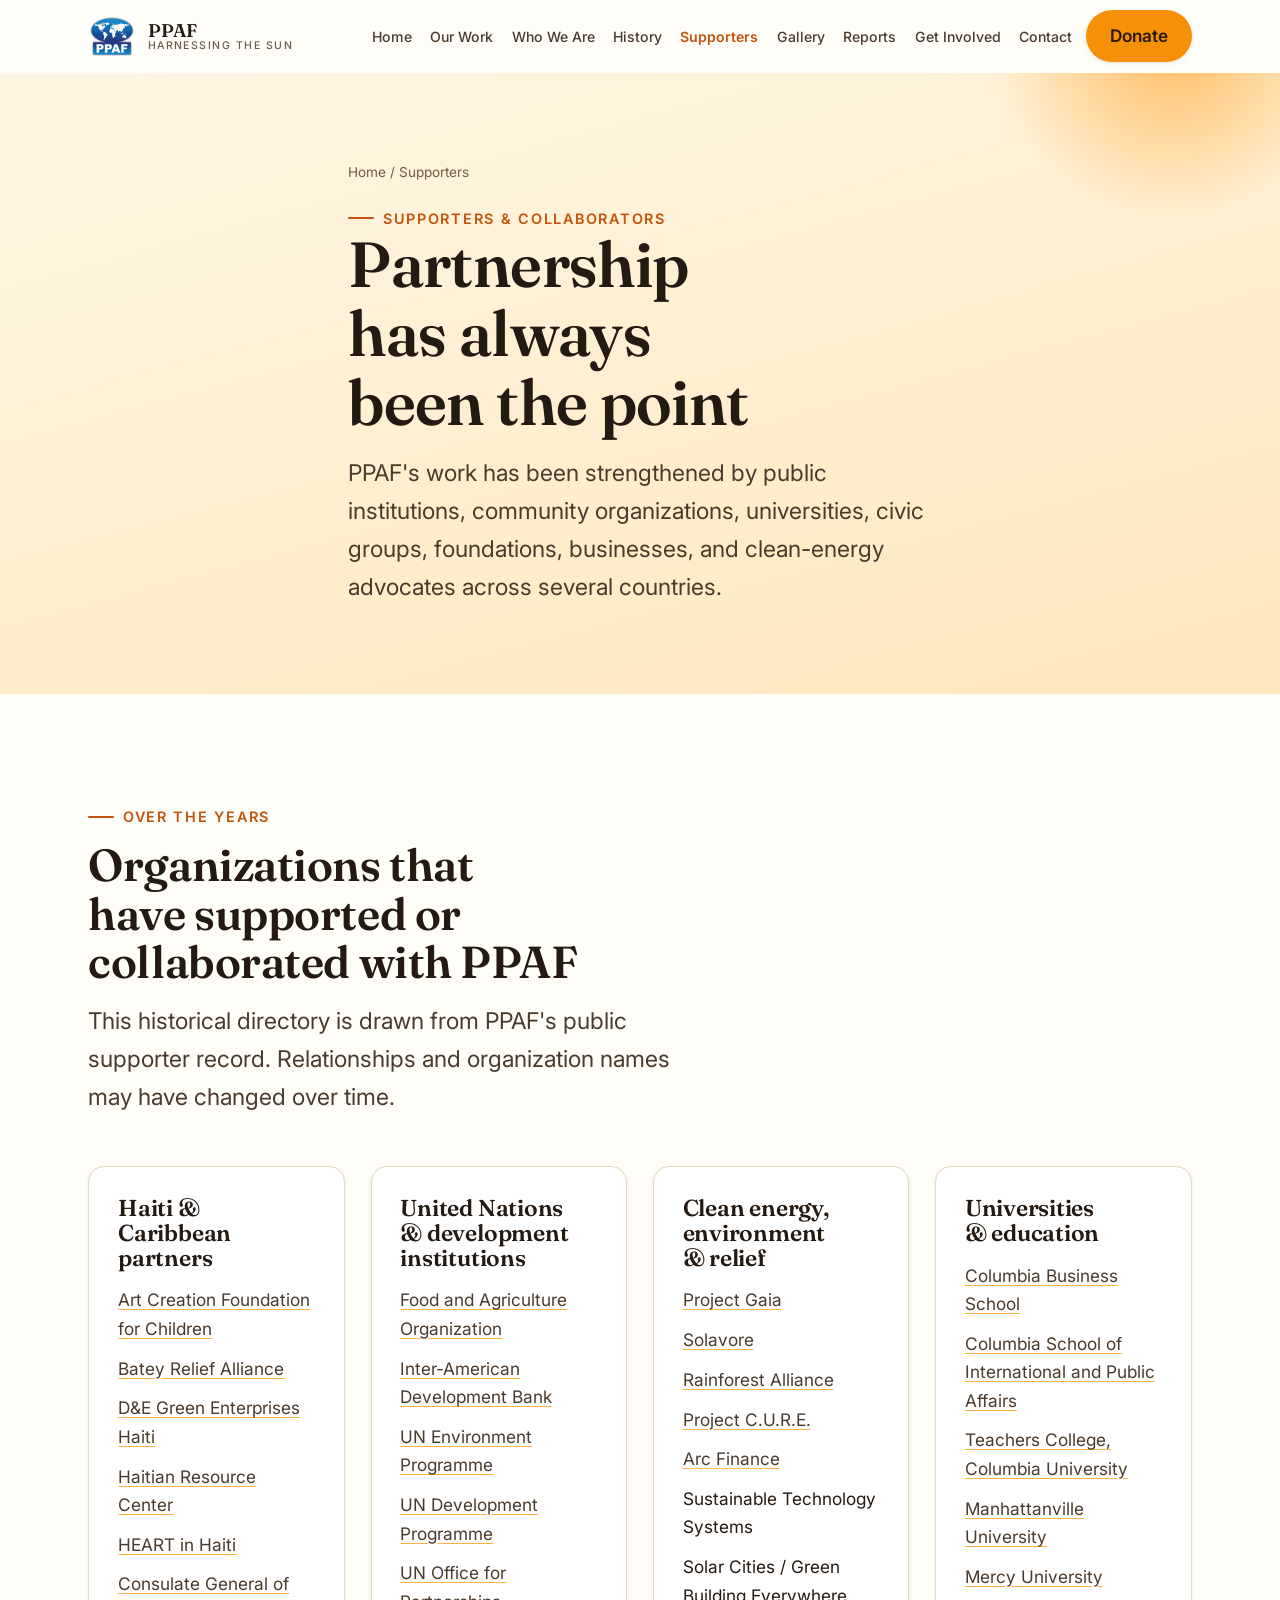
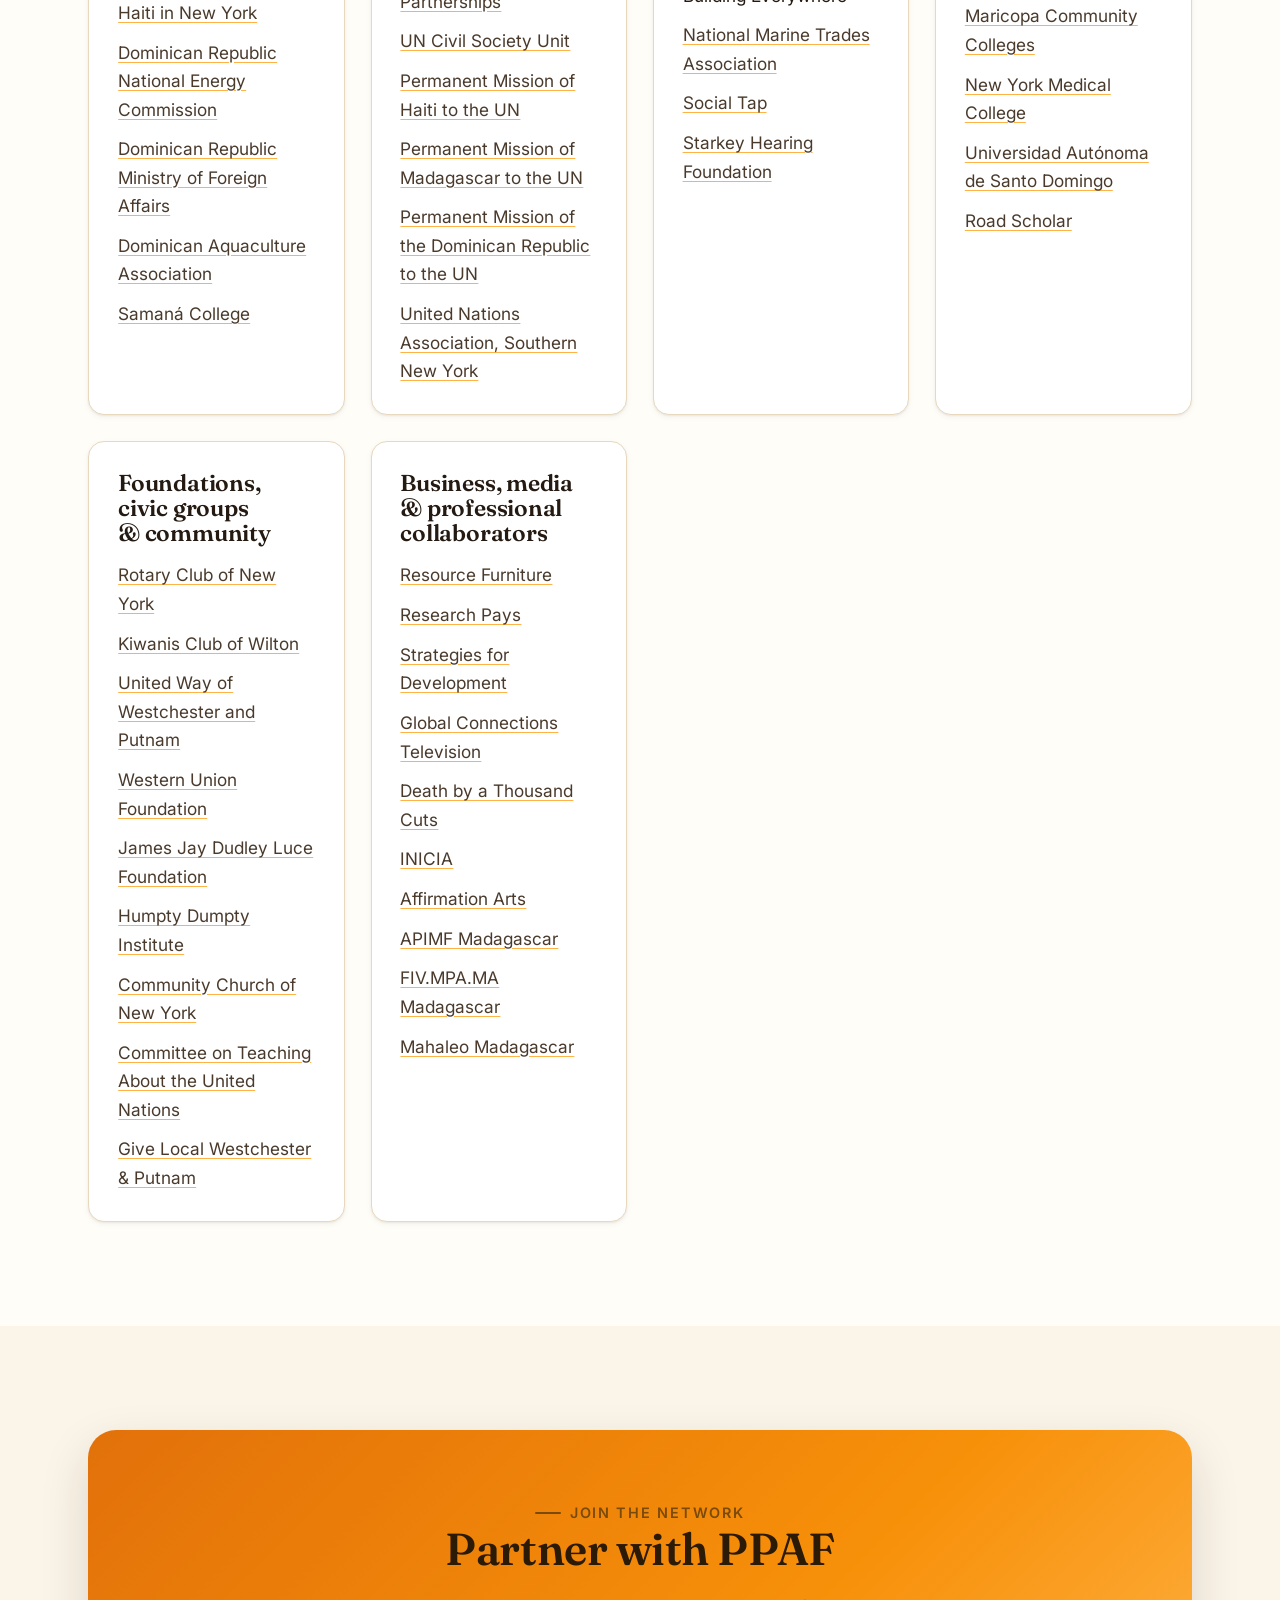
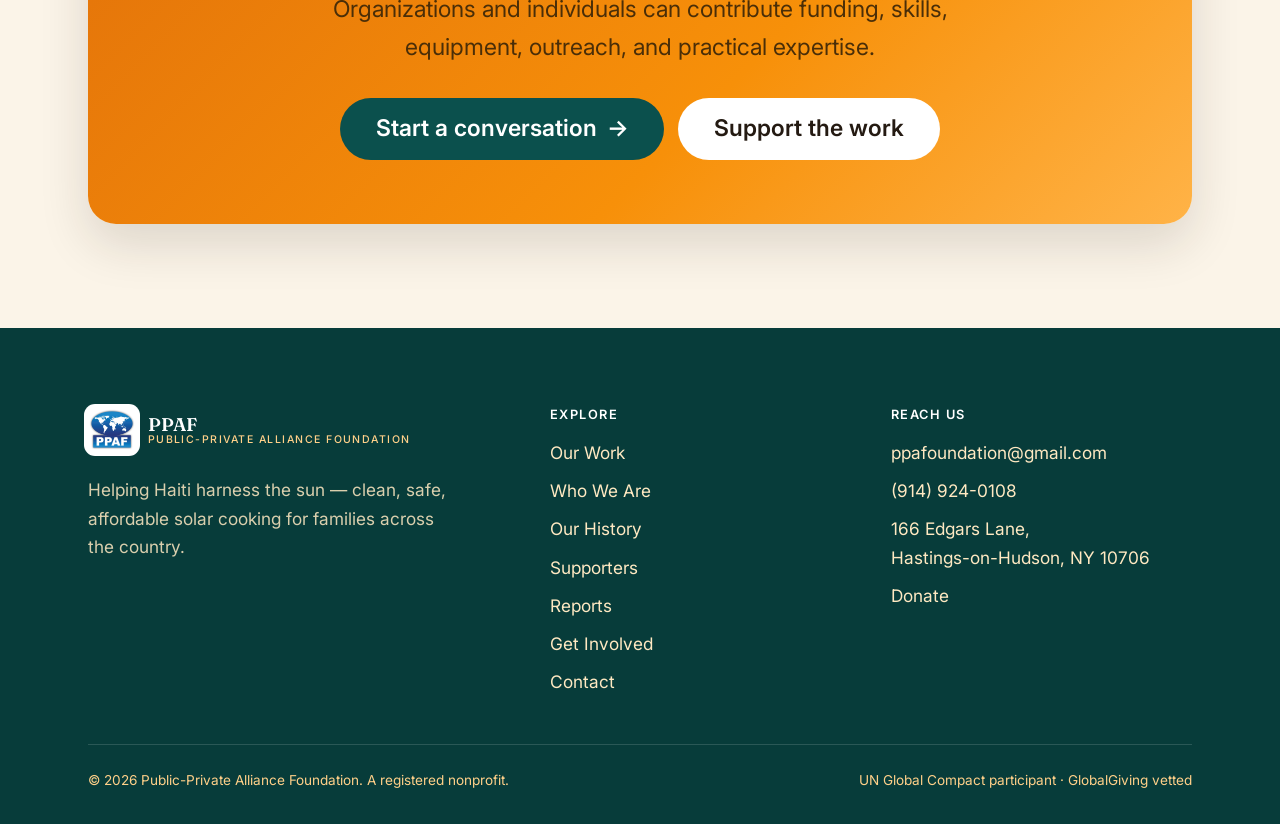
<file: supporters.html>
<!DOCTYPE html>
<html lang="en">
<head>
  <meta charset="UTF-8">
  <meta name="viewport" content="width=device-width, initial-scale=1, viewport-fit=cover">
  <title>Supporters &amp; Collaborators | PPAF</title>
  <meta name="description" content="Organizations, institutions, civic groups, universities, and businesses that have supported or collaborated with PPAF over the years.">
  <link rel="icon" href="images/ppaf-world-logo.jpg">
  <link rel="preconnect" href="https://fonts.googleapis.com">
  <link rel="preconnect" href="https://fonts.gstatic.com" crossorigin>
  <link href="https://fonts.googleapis.com/css2?family=Fraunces:ital,opsz,wght@0,9..144,400..700;1,9..144,400..600&family=Inter:wght@400;500;600;700&display=swap" rel="stylesheet">
  <link rel="stylesheet" href="css/styles.css">
</head>
<body>
  <a class="skip-link" href="#main">Skip to content</a>

  <header class="site-header">
    <div class="container">
      <nav class="nav" aria-label="Primary">
        <a class="brand" href="index.html" aria-label="PPAF home">
          <svg class="brand__mark" viewBox="0 0 48 48" aria-hidden="true"></svg>
          <span class="brand__name">PPAF<small>Harnessing the Sun</small></span>
        </a>
        <button class="nav__toggle" aria-expanded="false" aria-controls="nav-menu" aria-label="Open menu"><span></span></button>
        <div class="nav__menu" id="nav-menu">
          <ul class="nav__links">
            <li><a href="index.html">Home</a></li>
            <li><a href="our-work.html">Our Work</a></li>
            <li><a href="about.html">Who We Are</a></li>
            <li><a href="history.html">History</a></li>
            <li><a href="supporters.html">Supporters</a></li>
            <li><a href="gallery.html">Gallery</a></li>
            <li><a href="reports.html">Reports</a></li>
            <li><a href="get-involved.html">Get Involved</a></li>
            <li><a href="contact.html">Contact</a></li>
          </ul>
          <div class="nav__cta"><a class="btn btn--primary" href="get-involved.html#donate">Donate</a></div>
        </div>
      </nav>
    </div>
  </header>
  <div class="nav__scrim" aria-hidden="true"></div>

  <main id="main">
    <section class="page-hero">
      <div class="container page-hero__inner">
        <div class="breadcrumb"><a href="index.html">Home</a> / Supporters</div>
        <span class="eyebrow">Supporters &amp; collaborators</span>
        <h1>Partnership has always been the point</h1>
        <p>PPAF's work has been strengthened by public institutions, community organizations, universities, civic groups, foundations, businesses, and clean-energy advocates across several countries.</p>
      </div>
    </section>

    <section class="section">
      <div class="container">
        <div class="section-head">
          <span class="eyebrow">Over the years</span>
          <h2>Organizations that have supported or collaborated with PPAF</h2>
          <p>This historical directory is drawn from PPAF's public supporter record. Relationships and organization names may have changed over time.</p>
        </div>

        <div class="supporter-directory">
          <section class="supporter-directory__group reveal">
            <h2>Haiti &amp; Caribbean partners</h2>
            <ul>
              <li><a href="http://www.acffcjacmelhaiti.com/" target="_blank" rel="noopener">Art Creation Foundation for Children</a></li>
              <li><a href="https://www.facebook.com/Batey.Relief.Alliance/" target="_blank" rel="noopener">Batey Relief Alliance</a></li>
              <li><a href="http://www.dandegreen.org/" target="_blank" rel="noopener">D&amp;E Green Enterprises Haiti</a></li>
              <li><a href="https://www.facebook.com/HaitianResourceCenter" target="_blank" rel="noopener">Haitian Resource Center</a></li>
              <li><a href="http://heartinhaiti.org/" target="_blank" rel="noopener">HEART in Haiti</a></li>
              <li><a href="https://www.facebook.com/CGnewyork/" target="_blank" rel="noopener">Consulate General of Haiti in New York</a></li>
              <li><a href="http://cne.gob.do/" target="_blank" rel="noopener">Dominican Republic National Energy Commission</a></li>
              <li><a href="http://www.mirex.gob.do/" target="_blank" rel="noopener">Dominican Republic Ministry of Foreign Affairs</a></li>
              <li><a href="https://www.facebook.com/AsociacionDominicanaEdAcuacultoresadoa/" target="_blank" rel="noopener">Dominican Aquaculture Association</a></li>
              <li><a href="http://samanacollege.org/" target="_blank" rel="noopener">Samaná College</a></li>
            </ul>
          </section>

          <section class="supporter-directory__group reveal">
            <h2>United Nations &amp; development institutions</h2>
            <ul>
              <li><a href="http://www.fao.org/home/en/" target="_blank" rel="noopener">Food and Agriculture Organization</a></li>
              <li><a href="http://www.iadb.org/" target="_blank" rel="noopener">Inter-American Development Bank</a></li>
              <li><a href="http://www.unep.org/" target="_blank" rel="noopener">UN Environment Programme</a></li>
              <li><a href="http://www.undp.org/" target="_blank" rel="noopener">UN Development Programme</a></li>
              <li><a href="http://www.un.org/partnerships/" target="_blank" rel="noopener">UN Office for Partnerships</a></li>
              <li><a href="http://outreach.un.org/ngorelations/" target="_blank" rel="noopener">UN Civil Society Unit</a></li>
              <li><a href="https://www.un.int/haiti/" target="_blank" rel="noopener">Permanent Mission of Haiti to the UN</a></li>
              <li><a href="https://www.un.int/madagascar/" target="_blank" rel="noopener">Permanent Mission of Madagascar to the UN</a></li>
              <li><a href="https://www.un.int/domrep/" target="_blank" rel="noopener">Permanent Mission of the Dominican Republic to the UN</a></li>
              <li><a href="http://www.unasny.org/" target="_blank" rel="noopener">United Nations Association, Southern New York</a></li>
            </ul>
          </section>

          <section class="supporter-directory__group reveal">
            <h2>Clean energy, environment &amp; relief</h2>
            <ul>
              <li><a href="https://projectgaia.com/" target="_blank" rel="noopener">Project Gaia</a></li>
              <li><a href="http://www.solavore.com/" target="_blank" rel="noopener">Solavore</a></li>
              <li><a href="http://www.rainforest-alliance.org/" target="_blank" rel="noopener">Rainforest Alliance</a></li>
              <li><a href="https://projectcure.org/" target="_blank" rel="noopener">Project C.U.R.E.</a></li>
              <li><a href="http://arcfinance.org/" target="_blank" rel="noopener">Arc Finance</a></li>
              <li>Sustainable Technology Systems</li>
              <li>Solar Cities / Green Building Everywhere</li>
              <li><a href="http://www.nmta.us/" target="_blank" rel="noopener">National Marine Trades Association</a></li>
              <li><a href="http://www.socialtap.org/" target="_blank" rel="noopener">Social Tap</a></li>
              <li><a href="https://www.starkeyhearingfoundation.org/" target="_blank" rel="noopener">Starkey Hearing Foundation</a></li>
            </ul>
          </section>

          <section class="supporter-directory__group reveal">
            <h2>Universities &amp; education</h2>
            <ul>
              <li><a href="http://www8.gsb.columbia.edu/" target="_blank" rel="noopener">Columbia Business School</a></li>
              <li><a href="https://sipa.columbia.edu/" target="_blank" rel="noopener">Columbia School of International and Public Affairs</a></li>
              <li><a href="http://www.tc.columbia.edu/" target="_blank" rel="noopener">Teachers College, Columbia University</a></li>
              <li><a href="http://www.mville.edu/" target="_blank" rel="noopener">Manhattanville University</a></li>
              <li><a href="https://www.mercy.edu/" target="_blank" rel="noopener">Mercy University</a></li>
              <li><a href="https://www.maricopa.edu/" target="_blank" rel="noopener">Maricopa Community Colleges</a></li>
              <li><a href="https://www.nymc.edu/school-of-health-sciences-and-practice-shsp/" target="_blank" rel="noopener">New York Medical College</a></li>
              <li><a href="http://www.uasd.edu.do/" target="_blank" rel="noopener">Universidad Autónoma de Santo Domingo</a></li>
              <li><a href="https://www.roadscholar.org/" target="_blank" rel="noopener">Road Scholar</a></li>
            </ul>
          </section>

          <section class="supporter-directory__group reveal">
            <h2>Foundations, civic groups &amp; community</h2>
            <ul>
              <li><a href="http://www.nyrotary.org/" target="_blank" rel="noopener">Rotary Club of New York</a></li>
              <li><a href="http://www.wiltonkiwanis.org/" target="_blank" rel="noopener">Kiwanis Club of Wilton</a></li>
              <li><a href="http://www.uwwp.org/" target="_blank" rel="noopener">United Way of Westchester and Putnam</a></li>
              <li><a href="http://foundation.westernunion.com/" target="_blank" rel="noopener">Western Union Foundation</a></li>
              <li><a href="http://www.lucefoundation.org/" target="_blank" rel="noopener">James Jay Dudley Luce Foundation</a></li>
              <li><a href="http://thehdi.org/" target="_blank" rel="noopener">Humpty Dumpty Institute</a></li>
              <li><a href="http://www.ccny.org/" target="_blank" rel="noopener">Community Church of New York</a></li>
              <li><a href="http://www.ctaun.org/" target="_blank" rel="noopener">Committee on Teaching About the United Nations</a></li>
              <li><a href="https://givelocalwp.org/" target="_blank" rel="noopener">Give Local Westchester &amp; Putnam</a></li>
            </ul>
          </section>

          <section class="supporter-directory__group reveal">
            <h2>Business, media &amp; professional collaborators</h2>
            <ul>
              <li><a href="http://resourcefurniture.com/" target="_blank" rel="noopener">Resource Furniture</a></li>
              <li><a href="http://www.researchpays.net/" target="_blank" rel="noopener">Research Pays</a></li>
              <li><a href="http://stratdev.com/" target="_blank" rel="noopener">Strategies for Development</a></li>
              <li><a href="http://globalconnectionstelevision.com/" target="_blank" rel="noopener">Global Connections Television</a></li>
              <li><a href="http://deathbyathousandcutsfilm.com/" target="_blank" rel="noopener">Death by a Thousand Cuts</a></li>
              <li><a href="http://inicia.com/en/" target="_blank" rel="noopener">INICIA</a></li>
              <li><a href="http://www.affirmationarts.com/" target="_blank" rel="noopener">Affirmation Arts</a></li>
              <li><a href="http://www.apimfmada.mg/" target="_blank" rel="noopener">APIMF Madagascar</a></li>
              <li><a href="http://fivmpama.mg/" target="_blank" rel="noopener">FIV.MPA.MA Madagascar</a></li>
              <li><a href="https://www.facebook.com/mahaleo.officiel" target="_blank" rel="noopener">Mahaleo Madagascar</a></li>
            </ul>
          </section>
        </div>
      </div>
    </section>

    <section class="section section--cream">
      <div class="container">
        <div class="cta-band reveal">
          <span class="eyebrow" style="color:#7a4a0a">Join the network</span>
          <h2>Partner with PPAF</h2>
          <p>Organizations and individuals can contribute funding, skills, equipment, outreach, and practical expertise.</p>
          <div class="hero__cta">
            <a class="btn btn--solid-ink btn--lg" href="contact.html">Start a conversation <span class="arrow" aria-hidden="true">&rarr;</span></a>
            <a class="btn btn--light btn--lg" href="get-involved.html#donate">Support the work</a>
          </div>
        </div>
      </div>
    </section>
  </main>

  <footer class="site-footer">
    <div class="container">
      <div class="footer-grid">
        <div class="footer-brand">
          <a class="brand" href="index.html" aria-label="PPAF home">
            <svg class="brand__mark" viewBox="0 0 48 48" aria-hidden="true"></svg>
            <span class="brand__name">PPAF<small>Public-Private Alliance Foundation</small></span>
          </a>
          <p>Helping Haiti harness the sun — clean, safe, affordable solar cooking for families across the country.</p>
        </div>
        <div><h4>Explore</h4>
          <ul class="footer-links">
            <li><a href="our-work.html">Our Work</a></li>
            <li><a href="about.html">Who We Are</a></li>
            <li><a href="history.html">Our History</a></li>
            <li><a href="supporters.html">Supporters</a></li>
            <li><a href="reports.html">Reports</a></li>
            <li><a href="get-involved.html">Get Involved</a></li>
            <li><a href="contact.html">Contact</a></li>
          </ul>
        </div>
        <div><h4>Reach us</h4>
          <ul class="footer-links">
            <li><a href="mailto:ppafoundation@gmail.com">ppafoundation@gmail.com</a></li>
            <li><a href="tel:+19149240108">(914) 924-0108</a></li>
            <li>166 Edgars Lane,<br>Hastings-on-Hudson, NY 10706</li>
            <li><a href="get-involved.html#donate">Donate</a></li>
          </ul>
        </div>
      </div>
      <div class="footer-bottom">
        <p>&copy; <span id="year">2026</span> Public-Private Alliance Foundation. A registered nonprofit.</p>
        <p>UN Global Compact participant · GlobalGiving vetted</p>
      </div>
    </div>
  </footer>

  <script src="js/main.js"></script>
</body>
</html>
</file>
<file: css/styles.css>
/* =====================================================================
   PPAF — Public-Private Alliance Foundation
   "Helping Haiti Harness The Sun"
   Shared design system. Mobile-first.
   ===================================================================== */

/* ---------- Design tokens ---------- */
:root {
  /* Solar palette */
  --sun-100: #FFE9C2;
  --sun-200: #FFD089;
  --sun-300: #FFB347;
  --sun-400: #F79009;
  --sun-500: #E2710A;
  --sun-600: #C2540C;

  /* Grounding accents */
  --teal-500: #0F6E6A;
  --teal-600: #0B504D;
  --teal-700: #073C3A;
  --clay-500: #C0532B;

  /* Neutrals (warm) */
  --paper: #FFFDF8;
  --cream: #FBF4E8;
  --sand: #F3E7D2;
  --line: #E7D8BE;

  --ink: #241A12;
  --ink-70: #4A3A2C;
  --ink-50: #6E5C49;

  /* Semantic */
  --bg: var(--paper);
  --surface: #FFFFFF;
  --accent: var(--sun-400);
  --accent-strong: var(--sun-500);

  /* Type */
  --font-display: "Fraunces", Georgia, "Times New Roman", serif;
  --font-body: "Inter", system-ui, -apple-system, "Segoe UI", sans-serif;

  /* Scale */
  --step--1: clamp(0.82rem, 0.78rem + 0.2vw, 0.9rem);
  --step-0: clamp(1rem, 0.96rem + 0.2vw, 1.08rem);
  --step-1: clamp(1.2rem, 1.12rem + 0.4vw, 1.45rem);
  --step-2: clamp(1.5rem, 1.35rem + 0.8vw, 2rem);
  --step-3: clamp(1.9rem, 1.6rem + 1.5vw, 2.9rem);
  --step-4: clamp(2.4rem, 1.9rem + 2.6vw, 4.2rem);
  --step-5: clamp(3rem, 2.2rem + 4vw, 5.6rem);

  /* Space */
  --space-section: clamp(3.5rem, 2.5rem + 5vw, 7rem);
  --radius: 16px;
  --radius-lg: 28px;
  --radius-pill: 999px;

  /* Elevation */
  --shadow-sm: 0 1px 2px rgba(36, 26, 18, 0.06), 0 2px 6px rgba(36, 26, 18, 0.05);
  --shadow-md: 0 6px 18px rgba(36, 26, 18, 0.08), 0 2px 6px rgba(36, 26, 18, 0.05);
  --shadow-lg: 0 20px 50px rgba(36, 26, 18, 0.14);

  /* z-scale (fixed) */
  --z-base: 1;
  --z-header: 100;
  --z-overlay: 200;
  --z-modal: 300;

  --container: 1180px;
}

/* ---------- Reset ---------- */
*, *::before, *::after { box-sizing: border-box; }
* { margin: 0; }

html { -webkit-text-size-adjust: 100%; scroll-behavior: smooth; overflow-x: clip; }
@media (prefers-reduced-motion: reduce) {
  html { scroll-behavior: auto; }
}

body {
  font-family: var(--font-body);
  font-size: var(--step-0);
  line-height: 1.65;
  color: var(--ink);
  background: var(--bg);
  -webkit-font-smoothing: antialiased;
  text-rendering: optimizeLegibility;
  overflow-x: hidden;
}

img, svg, video { display: block; max-width: 100%; height: auto; }
a { color: inherit; text-decoration: none; }
button { font: inherit; cursor: pointer; }
ul { list-style: none; padding: 0; }

h1, h2, h3, h4 {
  font-family: var(--font-display);
  font-weight: 600;
  line-height: 1.08;
  text-wrap: balance;
  color: var(--ink);
  letter-spacing: -0.01em;
}
p { text-wrap: pretty; }

:focus-visible {
  outline: 3px solid var(--teal-500);
  outline-offset: 3px;
  border-radius: 4px;
}

.skip-link {
  position: absolute;
  left: -9999px;
  top: 0;
  background: var(--ink);
  color: #fff;
  padding: 0.75rem 1.25rem;
  z-index: var(--z-modal);
  border-radius: 0 0 12px 0;
}
.skip-link:focus { left: 0; }

/* ---------- Layout helpers ---------- */
.container {
  width: 100%;
  max-width: var(--container);
  margin-inline: auto;
  padding-inline: clamp(1.15rem, 0.8rem + 2vw, 2.5rem);
}
.section { padding-block: var(--space-section); }
.section--tight { padding-block: clamp(2.5rem, 2rem + 3vw, 4rem); }
.section--cream { background: var(--cream); }
.section--sand { background: var(--sand); }
.section--ink { background: var(--teal-700); color: var(--sun-100); }
.section--ink h2, .section--ink h3 { color: #fff; }

.eyebrow {
  display: inline-flex;
  align-items: center;
  gap: 0.55rem;
  font-size: var(--step--1);
  font-weight: 600;
  letter-spacing: 0.12em;
  text-transform: uppercase;
  color: var(--sun-600);
}
.eyebrow::before {
  content: "";
  inline-size: 1.6rem;
  block-size: 2px;
  background: currentColor;
  border-radius: 2px;
}
.section--ink .eyebrow { color: var(--sun-300); }

.section-head { max-width: 56ch; margin-bottom: clamp(2rem, 1.5rem + 2vw, 3.25rem); }
.section-head h2 { font-size: var(--step-3); margin-top: 0.75rem; }
.section-head p { margin-top: 1rem; color: var(--ink-70); font-size: var(--step-1); }
.section--ink .section-head p { color: var(--sun-100); }

.lede { font-size: var(--step-1); color: var(--ink-70); }

/* ---------- Buttons ---------- */
.btn {
  display: inline-flex;
  align-items: center;
  justify-content: center;
  gap: 0.6rem;
  padding: 0.95rem 1.7rem;
  border: 2px solid transparent;
  border-radius: var(--radius-pill);
  font-weight: 600;
  font-size: var(--step-0);
  line-height: 1;
  transition: transform 0.15s ease-out, box-shadow 0.15s ease-out, background-color 0.15s ease-out, color 0.15s ease-out;
  will-change: auto;
}
.btn:hover { transform: translateY(-2px); }
.btn:active { transform: translateY(0); }

.btn--primary {
  background: var(--sun-400);
  color: #2b1a05;
  box-shadow: var(--shadow-sm);
}
.btn--primary:hover { background: var(--sun-300); box-shadow: var(--shadow-md); }

.btn--solid-ink {
  background: var(--teal-600);
  color: #fff;
}
.btn--solid-ink:hover { background: var(--teal-500); }

.btn--ghost {
  background: transparent;
  border-color: var(--line);
  color: var(--ink);
}
.btn--ghost:hover { border-color: var(--ink); background: rgba(36,26,18,0.03); }

.btn--light {
  background: #fff;
  color: var(--ink);
}
.btn--on-dark {
  background: transparent;
  border-color: rgba(255,255,255,0.4);
  color: #fff;
}
.btn--on-dark:hover { border-color: #fff; background: rgba(255,255,255,0.08); }

.btn--lg { padding: 1.1rem 2.1rem; font-size: var(--step-1); }

.arrow { transition: transform 0.15s ease-out; }
.btn:hover .arrow, .link-arrow:hover .arrow { transform: translateX(4px); }

.link-arrow {
  display: inline-flex;
  align-items: center;
  gap: 0.5rem;
  font-weight: 600;
  color: var(--sun-600);
}
.link-arrow:hover { color: var(--sun-500); }

/* ---------- Header / Nav ---------- */
.site-header {
  position: sticky;
  top: 0;
  z-index: var(--z-header);
  background: color-mix(in srgb, var(--paper) 86%, transparent);
  backdrop-filter: saturate(140%) blur(10px);
  border-bottom: 1px solid transparent;
  transition: border-color 0.2s ease-out, box-shadow 0.2s ease-out;
  padding-top: env(safe-area-inset-top);
}
.site-header.is-scrolled {
  border-color: var(--line);
  box-shadow: var(--shadow-sm);
}
.nav {
  display: flex;
  align-items: center;
  justify-content: space-between;
  gap: 1rem;
  min-height: 72px;
}
.brand {
  display: inline-flex;
  align-items: center;
  gap: 0.7rem;
  white-space: nowrap;
  font-family: var(--font-display);
  font-weight: 600;
  font-size: 1.15rem;
  color: var(--ink);
}
.brand__mark { display: none; }
.brand::before {
  content: "";
  inline-size: 48px;
  block-size: 44px;
  flex: none;
  background: url("../images/ppaf-world-logo.jpg") center / contain no-repeat;
  border-radius: 7px;
}
.site-footer .brand::before {
  background-color: #fff;
  box-shadow: 0 0 0 4px #fff;
}
.brand__name { line-height: 1.05; }
.brand__name small {
  display: block;
  font-family: var(--font-body);
  font-weight: 500;
  font-size: 0.66rem;
  letter-spacing: 0.14em;
  text-transform: uppercase;
  color: var(--ink-50);
}

.nav__links {
  display: flex;
  align-items: center;
  gap: 0.35rem;
}
.nav__links a {
  position: relative;
  padding: 0.55rem 0.85rem;
  border-radius: var(--radius-pill);
  font-size: 0.95rem;
  font-weight: 500;
  color: var(--ink-70);
  transition: color 0.15s ease-out, background-color 0.15s ease-out;
  white-space: nowrap;
}
.nav__links a:hover { color: var(--ink); background: rgba(36,26,18,0.04); }
.nav__links a[aria-current="page"] { color: var(--sun-600); font-weight: 600; }

.nav__menu {
  display: flex;
  align-items: center;
  gap: 0.8rem;
}
.nav__cta { display: inline-flex; align-items: center; gap: 0.5rem; }

@media (min-width: 1041px) and (max-width: 1300px) {
  .nav__menu { gap: 0.35rem; }
  .nav__links { gap: 0.05rem; }
  .nav__links a { padding-inline: 0.55rem; font-size: 0.88rem; }
  .nav__cta .btn { padding-inline: 1.35rem; }
}

.nav__toggle {
  display: none;
  inline-size: 46px;
  block-size: 46px;
  border: 1px solid var(--line);
  border-radius: 12px;
  background: var(--surface);
  align-items: center;
  justify-content: center;
}
.nav__toggle span, .nav__toggle span::before, .nav__toggle span::after {
  content: "";
  display: block;
  inline-size: 20px;
  block-size: 2px;
  background: var(--ink);
  border-radius: 2px;
  transition: transform 0.2s ease-out, opacity 0.2s ease-out;
}
.nav__toggle span { position: relative; }
.nav__toggle span::before { position: absolute; top: -6px; }
.nav__toggle span::after { position: absolute; top: 6px; }
.nav__toggle[aria-expanded="true"] span { background: transparent; }
.nav__toggle[aria-expanded="true"] span::before { transform: translateY(6px) rotate(45deg); }
.nav__toggle[aria-expanded="true"] span::after { transform: translateY(-6px) rotate(-45deg); }

@media (max-width: 1040px) {
  .site-header {
    background: var(--paper);
    backdrop-filter: none;
  }
  .nav__toggle {
    position: relative;
    z-index: calc(var(--z-overlay) + 1);
    display: inline-flex;
  }
  .nav__menu {
    position: fixed;
    inset: 0 0 0 auto;
    inline-size: min(86vw, 360px);
    min-block-size: 100vh;
    min-block-size: 100dvh;
    overflow-y: auto;
    background-color: #fffdf8;
    opacity: 1;
    flex-direction: column;
    align-items: stretch;
    gap: 0;
    padding: calc(80px + env(safe-area-inset-top)) 1.5rem 2rem;
    border-left: 1px solid var(--line);
    box-shadow: var(--shadow-lg);
    transform: translateX(100%);
    visibility: hidden;
    pointer-events: none;
    transition: transform 0.25s ease-out, visibility 0s linear 0.25s;
    z-index: var(--z-overlay);
  }
  .nav__menu.is-open {
    transform: translateX(0);
    visibility: visible;
    pointer-events: auto;
    transition-delay: 0s;
  }
  .nav__links { flex-direction: column; align-items: stretch; gap: 0.35rem; }
  .nav__links a {
    display: block;
    padding: 0.72rem 1rem;
    font-size: 1.05rem;
    line-height: 1.25;
  }
  .nav__links a[aria-current="page"] {
    background: var(--sun-100);
    color: var(--sun-600);
  }
  .nav__cta { margin-top: 1rem; }
  .nav__cta .btn { width: 100%; }
}
.nav__scrim {
  position: fixed;
  inset: 0;
  background: rgba(36,26,18,0.38);
  opacity: 0;
  pointer-events: none;
  transition: opacity 0.25s ease-out;
  z-index: var(--z-base);
}
.nav__scrim.is-open {
  opacity: 1;
  pointer-events: auto;
  z-index: calc(var(--z-header) - 1);
}
body.menu-open .mobile-give {
  opacity: 0;
  visibility: hidden;
  pointer-events: none;
}
@media (prefers-reduced-motion: reduce) {
  .nav__menu, .nav__scrim, .btn, .arrow { transition: none; }
}

/* ---------- Hero ---------- */
.hero {
  position: relative;
  isolation: isolate;
  overflow: hidden;
  background: linear-gradient(160deg, #FFF6E4 0%, #FFE4B8 45%, #FFD089 100%);
}
.hero::after {
  /* sun glow — decorative, not an affordance */
  content: "";
  position: absolute;
  inset-block-start: -28%;
  inset-inline-end: -12%;
  inline-size: min(60vw, 620px);
  aspect-ratio: 1;
  background: radial-gradient(circle at center, rgba(255,176,71,0.95), rgba(255,176,71,0) 62%);
  z-index: -1;
}
.hero__inner {
  display: grid;
  gap: clamp(2rem, 1rem + 5vw, 4rem);
  align-items: center;
  padding-block: clamp(3rem, 2rem + 6vw, 6rem);
}
@media (min-width: 920px) {
  .hero__inner { grid-template-columns: 1.05fr 0.95fr; }
}
.hero h1 {
  font-size: var(--step-5);
  font-weight: 600;
  letter-spacing: -0.02em;
}
.hero h1 em {
  font-style: italic;
  color: var(--sun-600);
}
.hero__sub {
  margin-top: 1.4rem;
  font-size: var(--step-1);
  color: var(--ink-70);
  max-width: 46ch;
}
.hero__cta {
  margin-top: 2rem;
  display: flex;
  flex-wrap: wrap;
  gap: 0.9rem;
}
.hero__trust {
  margin-top: 2.5rem;
  display: flex;
  flex-wrap: wrap;
  align-items: center;
  gap: 0.6rem 1.4rem;
  font-size: var(--step--1);
  color: var(--ink-50);
}
.hero__trust span { font-weight: 600; letter-spacing: 0.04em; }
.hero__trust ul { display: flex; flex-wrap: wrap; gap: 0.5rem 1.1rem; }
.hero__trust li { display: inline-flex; align-items: center; gap: 0.4rem; }
.hero__trust li::before { content: "•"; color: var(--sun-500); }

.hero__art {
  position: relative;
  border-radius: var(--radius-lg);
  overflow: hidden;
  box-shadow: var(--shadow-lg);
  aspect-ratio: 4 / 5;
}
@media (max-width: 919px) {
  .hero__art { aspect-ratio: 16 / 11; }
}

/* ---------- Photo placeholder (self-contained, swap with real photos) ---------- */
.photo {
  position: relative;
  overflow: hidden;
  background:
    radial-gradient(120% 90% at 78% 18%, rgba(255,209,137,0.9), rgba(255,209,137,0) 55%),
    linear-gradient(150deg, var(--teal-600), var(--teal-700));
  color: rgba(255,255,255,0.92);
  display: grid;
  place-content: center;
  text-align: center;
  isolation: isolate;
}
.photo[data-variant="warm"] {
  background:
    radial-gradient(120% 90% at 20% 20%, rgba(255,255,255,0.35), rgba(255,255,255,0) 55%),
    linear-gradient(150deg, var(--sun-300), var(--sun-500));
  color: #3a2205;
}
.photo[data-variant="clay"] {
  background: linear-gradient(150deg, var(--clay-500), #8a3318);
}
.photo img { position: absolute; inset: 0; inline-size: 100%; block-size: 100%; object-fit: cover; z-index: 1; }

/* ---------- Authentic field imagery ---------- */
.field-photo {
  position: relative;
  overflow: hidden;
  background: var(--teal-700);
  color: #fff;
}
.field-photo img {
  inline-size: 100%;
  block-size: 100%;
  object-fit: cover;
}
.field-photo::after {
  content: "";
  position: absolute;
  inset: 48% 0 0;
  background: linear-gradient(transparent, rgba(7, 45, 43, 0.88));
  pointer-events: none;
}
.field-photo figcaption {
  position: absolute;
  z-index: 2;
  inset: auto 1.25rem 1.15rem;
  display: grid;
  gap: 0.12rem;
  color: #fff;
  line-height: 1.35;
}
.field-photo figcaption strong {
  font-family: var(--font-display);
  font-size: var(--step-1);
}
.field-photo figcaption span {
  font-size: 0.82rem;
  color: rgba(255,255,255,0.84);
}

.field-section {
  background: var(--teal-700);
  color: #fff;
}
.field-intro {
  display: grid;
  gap: 1rem 3rem;
  align-items: end;
  margin-bottom: clamp(1.8rem, 1rem + 2vw, 3rem);
}
.field-intro h2 { color: #fff; font-size: var(--step-3); margin-top: 0.65rem; }
.field-intro p { color: var(--sun-100); max-width: 50ch; }
@media (min-width: 760px) {
  .field-intro { grid-template-columns: 1.1fr 0.9fr; }
}
.field-grid {
  display: grid;
  grid-template-columns: repeat(2, minmax(0, 1fr));
  gap: clamp(0.75rem, 0.5rem + 1vw, 1.25rem);
}
.field-tile {
  min-height: 260px;
  position: relative;
  overflow: hidden;
  border-radius: var(--radius);
  background: var(--teal-600);
}
.field-tile--wide { grid-row: span 2; }
.field-tile img {
  inline-size: 100%;
  block-size: 100%;
  object-fit: cover;
  transition: transform 0.5s ease;
}
.field-tile::after {
  content: "";
  position: absolute;
  inset: 45% 0 0;
  background: linear-gradient(transparent, rgba(7, 45, 43, 0.86));
}
.field-tile figcaption {
  position: absolute;
  z-index: 1;
  inset: auto 1rem 0.9rem;
  color: #fff;
  font-family: var(--font-display);
  font-size: var(--step-1);
}
.field-tile:hover img { transform: scale(1.025); }
@media (max-width: 640px) {
  .field-grid { grid-template-columns: 1fr; }
  .field-tile, .field-tile--wide { min-height: 240px; grid-row: auto; }
}

/* ---------- Stats ---------- */
.stats {
  display: grid;
  grid-template-columns: repeat(auto-fit, minmax(160px, 1fr));
  gap: clamp(1rem, 0.5rem + 2vw, 2rem);
}
.stat { padding: 0.5rem 0; }
.stat__num {
  font-family: var(--font-display);
  font-weight: 600;
  font-size: clamp(1.8rem, 1.4rem + 2vw, 3.4rem);
  line-height: 1.05;
  color: var(--sun-600);
  font-variant-numeric: tabular-nums;
  letter-spacing: -0.02em;
}
.section--ink .stat__num { color: var(--sun-300); }
.stat__label { margin-top: 0.6rem; color: var(--ink-70); font-size: var(--step-0); }
.section--ink .stat__label { color: var(--sun-100); }

/* ---------- Cards / grids ---------- */
.grid { display: grid; gap: clamp(1.1rem, 0.7rem + 1.6vw, 2rem); }
.grid--2 { grid-template-columns: repeat(auto-fit, minmax(280px, 1fr)); }
.grid--3 { grid-template-columns: repeat(auto-fit, minmax(270px, 1fr)); }
.grid--4 { grid-template-columns: repeat(auto-fit, minmax(220px, 1fr)); }

.card {
  background: var(--surface);
  border: 1px solid var(--line);
  border-radius: var(--radius);
  padding: clamp(1.4rem, 1.1rem + 1vw, 2rem);
  box-shadow: var(--shadow-sm);
  transition: transform 0.15s ease-out, box-shadow 0.15s ease-out;
  height: 100%;
}
.card--hover:hover { transform: translateY(-4px); box-shadow: var(--shadow-md); }
.card__icon {
  inline-size: 52px; block-size: 52px;
  display: grid; place-content: center;
  border-radius: 14px;
  background: var(--sun-100);
  color: var(--sun-600);
  margin-bottom: 1.1rem;
}
.card h3 { font-size: var(--step-1); margin-bottom: 0.5rem; }
.card p { color: var(--ink-70); }
.card--ink { background: var(--teal-600); border-color: transparent; color: #fff; }
.card--ink p { color: var(--sun-100); }
.card--ink .card__icon { background: rgba(255,255,255,0.14); color: var(--sun-200); }

@media (prefers-reduced-motion: reduce) {
  .card--hover:hover, .btn:hover { transform: none; }
}

/* ---------- Split feature ---------- */
.split {
  display: grid;
  gap: clamp(1.6rem, 1rem + 4vw, 4rem);
  align-items: center;
}
@media (min-width: 860px) {
  .split { grid-template-columns: 1fr 1fr; }
  .split--reverse .split__media { order: 2; }
}
.split__media {
  border-radius: var(--radius-lg);
  overflow: hidden;
  box-shadow: var(--shadow-md);
  aspect-ratio: 5 / 4;
}
.split h2 { font-size: var(--step-3); }
.split h3 { font-size: var(--step-2); }
.split ul.ticks { margin-top: 1.4rem; display: grid; gap: 0.85rem; }
.ticks li { position: relative; padding-left: 2rem; color: var(--ink-70); }
.ticks li strong { color: var(--ink); }
.ticks li::before {
  content: "";
  position: absolute;
  left: 0; top: 0.35em;
  inline-size: 1.2rem; block-size: 1.2rem;
  background: var(--sun-400);
  -webkit-mask: url("data:image/svg+xml,%3Csvg xmlns='http://www.w3.org/2000/svg' viewBox='0 0 24 24'%3E%3Cpath fill='black' d='M9.55 17.6 4.4 12.45l1.4-1.4 3.75 3.75 8.25-8.25 1.4 1.4z'/%3E%3C/svg%3E") no-repeat center / contain;
          mask: url("data:image/svg+xml,%3Csvg xmlns='http://www.w3.org/2000/svg' viewBox='0 0 24 24'%3E%3Cpath fill='black' d='M9.55 17.6 4.4 12.45l1.4-1.4 3.75 3.75 8.25-8.25 1.4 1.4z'/%3E%3C/svg%3E") no-repeat center / contain;
}

/* ---------- Steps ---------- */
.steps { counter-reset: step; display: grid; gap: 1.1rem; }
.step-row {
  display: grid;
  grid-template-columns: auto 1fr;
  gap: 1.2rem;
  align-items: start;
  background: var(--surface);
  border: 1px solid var(--line);
  border-radius: var(--radius);
  padding: 1.4rem 1.5rem;
}
.step-row__n {
  counter-increment: step;
  inline-size: 44px; block-size: 44px;
  display: grid; place-content: center;
  border-radius: 50%;
  background: var(--teal-600);
  color: #fff;
  font-family: var(--font-display);
  font-weight: 600;
  font-variant-numeric: tabular-nums;
}
.step-row__n::before { content: counter(step, decimal-leading-zero); }
.step-row h3 { font-size: var(--step-1); }
.step-row p { color: var(--ink-70); margin-top: 0.3rem; }

/* ---------- Team ---------- */
.team-grid { display: grid; gap: clamp(1.2rem, 0.8rem + 1.6vw, 2rem); grid-template-columns: repeat(auto-fit, minmax(240px, 1fr)); }
.member { background: var(--surface); border: 1px solid var(--line); border-radius: var(--radius); overflow: hidden; box-shadow: var(--shadow-sm); }
.member__photo {
  aspect-ratio: 1;
  overflow: hidden;
  background: var(--sand);
}
.member__photo img {
  inline-size: 100%;
  block-size: 100%;
  object-fit: cover;
  object-position: center top;
}
.member__body { padding: 1.3rem 1.4rem 1.6rem; }
.member__body h3 { font-size: var(--step-1); }
.member__role { color: var(--sun-600); font-weight: 600; font-size: 0.9rem; margin-top: 0.15rem; }
.member__bio { color: var(--ink-70); font-size: 0.95rem; margin-top: 0.8rem; }
.member--memoriam { border-color: var(--sun-300); background: var(--cream); }
.member--memoriam .member__role { color: var(--clay-500); }
.team-grid .member:not(.member--memoriam) {
  border-top: 5px solid var(--sun-400);
}
.memoriam-card {
  display: grid;
  max-width: 860px;
  margin-inline: auto;
}
.memoriam-card__photo {
  min-height: 280px;
  overflow: hidden;
}
.memoriam-card__photo img {
  inline-size: 100%;
  block-size: 100%;
  object-fit: cover;
  object-position: center 28%;
}
.memoriam-card .member__body {
  padding: clamp(1.6rem, 1.2rem + 1.5vw, 2.4rem);
}
@media (min-width: 700px) {
  .memoriam-card { grid-template-columns: minmax(240px, 0.72fr) 1.28fr; }
}

/* ---------- Colleagues ---------- */
.colleague-regions {
  display: grid;
  gap: clamp(1rem, 0.7rem + 1.5vw, 1.8rem);
}
@media (min-width: 900px) {
  .colleague-regions { grid-template-columns: repeat(3, 1fr); }
}
.colleague-region {
  overflow: hidden;
  border: 1px solid var(--line);
  border-radius: var(--radius);
  background: var(--surface);
  box-shadow: var(--shadow-sm);
}
.colleague-region__photos {
  display: grid;
  grid-template-columns: 1fr 1fr;
  block-size: 260px;
  gap: 3px;
  overflow: hidden;
  background: var(--line);
}
.colleague-region__photos img {
  display: block;
  min-inline-size: 0;
  min-block-size: 0;
  inline-size: 100%;
  block-size: 100%;
  object-fit: cover;
  object-position: center top;
}
.colleague-region__body { padding: 1.3rem 1.4rem 1.5rem; }
.colleague-region__body > span {
  color: var(--sun-600);
  font-size: 0.78rem;
  font-weight: 700;
  letter-spacing: 0.1em;
  text-transform: uppercase;
}
.colleague-region h3 { font-size: var(--step-1); margin-top: 0.35rem; }
.colleague-region p { color: var(--ink-70); margin-top: 0.55rem; font-size: 0.95rem; }

/* ---------- Supporters ---------- */
.partner-groups {
  display: grid;
  grid-template-columns: repeat(auto-fit, minmax(230px, 1fr));
  gap: 1rem;
}
.partner-group {
  padding: 1.4rem;
  border: 1px solid var(--line);
  border-radius: var(--radius);
  background: var(--cream);
}
.partner-group h3 { font-size: var(--step-1); }
.partner-group ul { display: grid; gap: 0.55rem; margin-top: 0.9rem; }
.partner-group li {
  position: relative;
  padding-left: 1rem;
  color: var(--ink-70);
  font-size: 0.92rem;
}
.partner-group li::before {
  content: "";
  position: absolute;
  left: 0;
  top: 0.65em;
  inline-size: 5px;
  block-size: 5px;
  border-radius: 50%;
  background: var(--sun-500);
}
.supporter-note { margin-top: 1.2rem; color: var(--ink-50); font-size: 0.86rem; }
.supporter-directory {
  display: grid;
  grid-template-columns: repeat(auto-fit, minmax(250px, 1fr));
  gap: clamp(1rem, 0.6rem + 1.5vw, 1.6rem);
}
.supporter-directory__group {
  padding: clamp(1.3rem, 1rem + 1vw, 1.8rem);
  border: 1px solid var(--line);
  border-radius: var(--radius);
  background: var(--surface);
  box-shadow: var(--shadow-sm);
}
.supporter-directory__group h2 { font-size: var(--step-1); }
.supporter-directory__group ul {
  display: grid;
  gap: 0.7rem;
  margin-top: 1rem;
}
.supporter-directory__group a {
  color: var(--ink-70);
  text-decoration: underline;
  text-decoration-color: var(--sun-300);
  text-underline-offset: 3px;
}
.supporter-directory__group a:hover { color: var(--sun-600); }

/* ---------- Video cards ---------- */
.video-grid {
  display: grid;
  grid-template-columns: repeat(auto-fit, minmax(260px, 1fr));
  gap: clamp(1rem, 0.7rem + 1.5vw, 1.8rem);
}
.video-card {
  overflow: hidden;
  border: 1px solid var(--line);
  border-radius: var(--radius);
  background: var(--surface);
  box-shadow: var(--shadow-sm);
}
.video-card__media {
  position: relative;
  display: block;
  aspect-ratio: 16 / 9;
  overflow: hidden;
  background: var(--teal-700);
}
.video-card__media img {
  inline-size: 100%;
  block-size: 100%;
  object-fit: cover;
  transition: transform 0.3s ease;
}
.video-card__media span {
  position: absolute;
  inset: 50% auto auto 50%;
  display: grid;
  place-content: center;
  inline-size: 58px;
  block-size: 58px;
  border-radius: 50%;
  color: var(--ink);
  background: var(--sun-400);
  box-shadow: var(--shadow-md);
  transform: translate(-50%, -50%);
}
.video-card__media:hover img { transform: scale(1.025); }
.video-card > div { padding: 1.15rem 1.25rem 1.35rem; }
.video-card h3 { font-size: var(--step-1); }
.video-card p { color: var(--ink-70); margin-top: 0.35rem; font-size: 0.92rem; }

/* ---------- History ---------- */
.history-story { max-width: 980px; }
.history-chapter {
  display: grid;
  grid-template-columns: auto 1fr;
  gap: clamp(1rem, 0.6rem + 2vw, 2.2rem);
  padding-block: clamp(2rem, 1.5rem + 2vw, 3.5rem);
  border-bottom: 1px solid var(--line);
}
.history-chapter:first-child { padding-top: 0; }
.history-chapter__marker {
  inline-size: 52px;
  block-size: 52px;
  display: grid;
  place-content: center;
  border-radius: 50%;
  background: var(--teal-600);
  color: #fff;
  font-family: var(--font-display);
  font-weight: 600;
}
.history-chapter h2 { font-size: var(--step-2); margin-top: 0.55rem; }
.history-chapter p { color: var(--ink-70); margin-top: 0.9rem; max-width: 68ch; }
.history-photo-row {
  display: grid;
  grid-template-columns: 1fr 1fr;
  gap: 0.7rem;
  margin-top: 1.4rem;
}
.history-photo-row img {
  inline-size: 100%;
  block-size: clamp(200px, 30vw, 320px);
  object-fit: cover;
  border-radius: var(--radius);
}
.history-chapter--featured {
  margin-block: 1rem;
  padding: clamp(1.5rem, 1rem + 2vw, 2.5rem);
  border: 0;
  border-radius: var(--radius-lg);
  background: var(--cream);
}
@media (max-width: 560px) {
  .history-chapter { grid-template-columns: 1fr; }
  .history-chapter__marker { inline-size: 44px; block-size: 44px; }
  .history-photo-row { grid-template-columns: 1fr; }
}

/* ---------- Reports / blog ---------- */
.report-grid { display: grid; gap: clamp(1.2rem, 0.8rem + 1.6vw, 2rem); grid-template-columns: repeat(auto-fill, minmax(300px, 1fr)); }
.report-card {
  display: flex;
  flex-direction: column;
  background: var(--surface);
  border: 1px solid var(--line);
  border-radius: var(--radius);
  overflow: hidden;
  box-shadow: var(--shadow-sm);
  transition: transform 0.15s ease-out, box-shadow 0.15s ease-out;
}
.report-card:hover { transform: translateY(-4px); box-shadow: var(--shadow-md); }
.report-card__media { aspect-ratio: 16 / 10; }
.report-card__body { padding: 1.3rem 1.4rem 1.5rem; display: flex; flex-direction: column; gap: 0.6rem; flex: 1; }
.report-card__meta { display: flex; flex-wrap: wrap; gap: 0.5rem 0.9rem; font-size: 0.82rem; color: var(--ink-50); font-variant-numeric: tabular-nums; }
.report-card__meta .tag { color: var(--sun-600); font-weight: 600; }
.report-card h3 { font-size: var(--step-1); }
.report-card p { color: var(--ink-70); font-size: 0.95rem; display: -webkit-box; -webkit-line-clamp: 3; -webkit-box-orient: vertical; overflow: hidden; }
.report-card .link-arrow { margin-top: auto; font-size: 0.95rem; }
@media (prefers-reduced-motion: reduce) { .report-card:hover { transform: none; } }
.report-card__fallback {
  position: relative;
  overflow: hidden;
  background:
    linear-gradient(135deg, rgba(255,255,255,0.15), transparent 45%),
    var(--teal-700);
}
.report-card__fallback::before,
.report-card__fallback::after {
  content: "";
  position: absolute;
  border-radius: 50%;
}
.report-card__fallback::before {
  inline-size: 11rem;
  aspect-ratio: 1;
  inset: -3rem -2rem auto auto;
  background: var(--sun-400);
  box-shadow: 0 0 0 1.5rem rgba(247,144,9,0.18), 0 0 0 3rem rgba(247,144,9,0.08);
}
.report-card__fallback::after {
  inline-size: 70%;
  block-size: 45%;
  inset: auto -8% -20% auto;
  background: var(--teal-600);
  transform: rotate(-8deg);
}
.report-card__sun {
  position: absolute;
  inset: auto auto 1.2rem 1.3rem;
  color: var(--sun-100);
  font-family: var(--font-display);
  font-style: italic;
}
.report-card__sun::after { content: "Field notes from Haiti"; }

/* Report detail (article) */
.article { max-width: 760px; margin-inline: auto; }
.article__head { margin-bottom: 2rem; }
.article__meta { display: flex; flex-wrap: wrap; gap: 0.5rem 1rem; color: var(--ink-50); font-size: 0.9rem; margin-top: 1rem; }
.article__cover { border-radius: var(--radius-lg); overflow: hidden; aspect-ratio: 16/9; margin-bottom: 2rem; box-shadow: var(--shadow-md); }
.article__body { font-size: var(--step-1); color: var(--ink-70); }
.article__body h2 { font-size: var(--step-2); margin: 2rem 0 0.8rem; color: var(--ink); }
.article__body h3 { font-size: var(--step-1); margin: 1.6rem 0 0.6rem; color: var(--ink); }
.article__body p { margin-bottom: 1.1rem; }
.article__body ul { list-style: disc; padding-left: 1.4rem; margin-bottom: 1.1rem; display: grid; gap: 0.4rem; }
.article__body img { border-radius: var(--radius); margin: 1.5rem 0; box-shadow: var(--shadow-sm); }
.article__body a { color: var(--sun-600); text-decoration: underline; text-underline-offset: 3px; }
.article__gallery { display: grid; grid-template-columns: repeat(auto-fill, minmax(180px,1fr)); gap: 0.8rem; margin: 1.5rem 0; }
.article__gallery .photo { aspect-ratio: 1; border-radius: var(--radius); }

/* Empty / loading states */
.state {
  text-align: center;
  padding: clamp(2.5rem, 2rem + 4vw, 5rem) 1rem;
  border: 1.5px dashed var(--line);
  border-radius: var(--radius-lg);
  background: var(--cream);
}
.state h3 { font-size: var(--step-2); margin-bottom: 0.6rem; }
.state p { color: var(--ink-70); max-width: 46ch; margin-inline: auto; margin-bottom: 1.4rem; }
.skeleton {
  background: var(--sand);
  border-radius: var(--radius);
  position: relative;
  overflow: hidden;
}
.skeleton::after {
  content: "";
  position: absolute; inset: 0;
  background: linear-gradient(90deg, transparent, rgba(255,255,255,0.55), transparent);
  transform: translateX(-100%);
  animation: shimmer 1.4s infinite;
}
.skel-card { height: 340px; }
@media (prefers-reduced-motion: reduce) { .skeleton::after { animation: none; } }
@keyframes shimmer { to { transform: translateX(100%); } }

/* ---------- CTA band ---------- */
.cta-band {
  position: relative;
  overflow: hidden;
  background: linear-gradient(135deg, var(--sun-500), var(--sun-400) 60%, var(--sun-300));
  color: #2b1a05;
  border-radius: var(--radius-lg);
  padding: clamp(2.2rem, 1.6rem + 3vw, 4rem);
  text-align: center;
  box-shadow: var(--shadow-lg);
}
.cta-band h2 { font-size: var(--step-3); color: #2b1a05; }
.cta-band p { margin: 1rem auto 1.8rem; max-width: 52ch; color: #4a2e08; font-size: var(--step-1); }
.cta-band .hero__cta { justify-content: center; }

/* ---------- Forms ---------- */
.form { display: grid; gap: 1.1rem; }
.field { display: grid; gap: 0.45rem; }
.field label { font-weight: 600; font-size: 0.95rem; }
.field .req { color: var(--clay-500); }
.field input, .field textarea, .field select {
  font: inherit;
  padding: 0.85rem 1rem;
  border: 1.5px solid var(--line);
  border-radius: 12px;
  background: var(--surface);
  color: var(--ink);
  transition: border-color 0.15s ease-out, box-shadow 0.15s ease-out;
}
.field input:focus, .field textarea:focus, .field select:focus {
  outline: none;
  border-color: var(--sun-400);
  box-shadow: 0 0 0 3px rgba(247,144,9,0.18);
}
.field textarea { min-height: 150px; resize: vertical; }
.field__error { color: var(--clay-500); font-size: 0.85rem; min-height: 1em; }
.field input:user-invalid, .field textarea:user-invalid { border-color: var(--clay-500); }
.form__note { font-size: 0.85rem; color: var(--ink-50); }
.form-success {
  background: #e8f5ee;
  border: 1.5px solid #9bd3b3;
  color: #14633b;
  padding: 1rem 1.2rem;
  border-radius: 12px;
}

/* ---------- Contact info list ---------- */
.contact-list { display: grid; gap: 1.3rem; }
.contact-list li { display: grid; grid-template-columns: auto 1fr; gap: 1rem; align-items: start; }
.contact-list .ic {
  inline-size: 46px; block-size: 46px; flex: none;
  display: grid; place-content: center;
  border-radius: 12px; background: var(--sun-100); color: var(--sun-600);
}
.contact-list .k { font-size: 0.8rem; letter-spacing: 0.08em; text-transform: uppercase; color: var(--ink-50); font-weight: 600; }
.contact-list .v { font-size: var(--step-1); }
.contact-list a:hover { color: var(--sun-600); }

/* ---------- Page hero (interior) ---------- */
.page-hero {
  background: linear-gradient(165deg, #FFF6E4, #FFE7BE);
  position: relative;
  overflow: hidden;
}
.page-hero::after {
  content: "";
  position: absolute; top: -40%; right: -8%;
  inline-size: min(46vw, 420px); aspect-ratio: 1;
  background: radial-gradient(circle, rgba(255,176,71,0.85), rgba(255,176,71,0) 62%);
}
.page-hero__inner { padding-block: clamp(3rem, 2rem + 5vw, 5.5rem); max-width: 60ch; position: relative; z-index: 1; }
.page-hero h1 { font-size: var(--step-4); }
.page-hero p { margin-top: 1.1rem; font-size: var(--step-1); color: var(--ink-70); }
.breadcrumb { font-size: 0.85rem; color: var(--ink-50); margin-bottom: 1rem; }
.breadcrumb a:hover { color: var(--sun-600); }

/* ---------- Field gallery ---------- */
.gallery-hero {
  position: relative;
  overflow: hidden;
  min-height: min(760px, calc(100svh - 72px));
  display: grid;
  align-items: center;
  background:
    radial-gradient(circle at 84% 18%, rgba(255,179,71,0.5), transparent 27%),
    linear-gradient(145deg, #fff8ea 0%, #f9ead0 56%, #f1dfc1 100%);
}
.gallery-hero::before {
  content: "";
  position: absolute;
  width: 44rem;
  aspect-ratio: 1;
  border: 1px solid rgba(194,84,12,0.12);
  border-radius: 50%;
  left: -28rem;
  bottom: -25rem;
  box-shadow: 0 0 0 5rem rgba(247,144,9,0.035), 0 0 0 11rem rgba(247,144,9,0.025);
}
.gallery-hero__inner {
  display: grid;
  grid-template-columns: minmax(0, 0.85fr) minmax(460px, 1.15fr);
  align-items: center;
  gap: clamp(2rem, 4vw, 6rem);
  padding-block: clamp(4rem, 8vw, 7rem);
}
.gallery-hero__copy { position: relative; z-index: 2; }
.gallery-hero__copy h1 { font-size: var(--step-5); margin-top: 0.85rem; }
.gallery-hero__copy h1 em { color: var(--sun-600); font-weight: 500; }
.gallery-hero__copy > p { color: var(--ink-70); font-size: var(--step-1); margin: 1.25rem 0 1.7rem; max-width: 49ch; }
.gallery-hero__collage {
  position: relative;
  min-height: clamp(430px, 47vw, 610px);
  isolation: isolate;
}
.gallery-hero__photo {
  position: absolute;
  overflow: hidden;
  border: 7px solid rgba(255,255,255,0.88);
  background: var(--sand);
  box-shadow: var(--shadow-lg);
}
.gallery-hero__photo img { width: 100%; height: 100%; object-fit: cover; }
.gallery-hero__photo--one {
  width: 58%;
  height: 72%;
  left: 3%;
  top: 8%;
  border-radius: 45% 45% 20px 20px;
  transform: rotate(-3.5deg);
  animation: gallery-float-one 8s ease-in-out infinite;
}
.gallery-hero__photo--two {
  width: 47%;
  height: 54%;
  right: 0;
  top: 1%;
  border-radius: 20px 20px 48% 48%;
  transform: rotate(4deg);
  animation: gallery-float-two 9s ease-in-out infinite;
}
.gallery-hero__photo--three {
  width: 45%;
  height: 40%;
  right: 7%;
  bottom: 2%;
  border-radius: 50%;
  transform: rotate(-2deg);
  animation: gallery-float-one 10s ease-in-out -2s infinite;
}
.gallery-hero__sun {
  position: absolute;
  width: 7.5rem;
  aspect-ratio: 1;
  border-radius: 50%;
  left: 44%;
  bottom: 6%;
  z-index: -1;
  background: var(--sun-400);
  box-shadow: 0 0 0 1.6rem rgba(247,144,9,0.14), 0 0 0 3.2rem rgba(247,144,9,0.07);
}
@keyframes gallery-float-one {
  0%, 100% { translate: 0 0; }
  50% { translate: 0 -9px; }
}
@keyframes gallery-float-two {
  0%, 100% { translate: 0 0; }
  50% { translate: -5px 8px; }
}

.gallery-toolbar {
  position: sticky;
  top: 72px;
  z-index: calc(var(--z-header) - 1);
  border-block: 1px solid var(--line);
  background: color-mix(in srgb, var(--paper) 92%, transparent);
  backdrop-filter: blur(12px);
}
.gallery-filters {
  display: flex;
  gap: 0.6rem;
  padding-block: 0.8rem;
  overflow-x: auto;
  scrollbar-width: none;
}
.gallery-filters::-webkit-scrollbar { display: none; }
.gallery-filter {
  flex: none;
  border: 1px solid var(--line);
  background: var(--surface);
  color: var(--ink-70);
  padding: 0.65rem 1.05rem;
  border-radius: var(--radius-pill);
  font-size: 0.9rem;
  font-weight: 600;
  transition: color 0.15s ease-out, background 0.15s ease-out, border-color 0.15s ease-out, transform 0.15s ease-out;
}
.gallery-filter:hover { transform: translateY(-1px); border-color: var(--sun-500); color: var(--ink); }
.gallery-filter.is-active { background: var(--teal-600); border-color: var(--teal-600); color: #fff; }

.gallery-stories { background: var(--paper); }
.gallery-intro {
  display: grid;
  grid-template-columns: 1fr 0.8fr;
  align-items: end;
  gap: 2rem;
  padding-bottom: clamp(2.5rem, 5vw, 5rem);
}
.gallery-intro h2 { font-size: var(--step-3); margin-top: 0.7rem; }
.gallery-intro > p { color: var(--ink-70); max-width: 46ch; justify-self: end; }
.gallery-intro > p span { color: var(--sun-600); font-weight: 700; }
.gallery-list { display: grid; gap: clamp(2.5rem, 5vw, 4.5rem); }
.gallery-story { min-width: 0; }
.gallery-story[hidden] { display: none; }
.gallery-story__head {
  display: grid;
  grid-template-columns: minmax(220px, 0.8fr) minmax(280px, 1fr);
  align-items: center;
  gap: clamp(1rem, 3vw, 2.5rem);
  margin-bottom: 0.85rem;
  padding: clamp(1rem, 2vw, 1.35rem) clamp(1rem, 2.5vw, 1.6rem);
  border-left: 6px solid var(--sun-400);
  border-radius: 0 var(--radius) var(--radius) 0;
  background: linear-gradient(90deg, var(--cream), color-mix(in srgb, var(--cream) 65%, var(--paper)));
}
.gallery-story__head div > p {
  color: var(--sun-600);
  font-size: 0.78rem;
  font-weight: 700;
  letter-spacing: 0.12em;
  text-transform: uppercase;
  margin-bottom: 0.25rem;
}
.gallery-story__head h3 { font-size: var(--step-2); }
.gallery-story__note { color: var(--ink-70); font-size: 0.95rem; max-width: 48ch; justify-self: end; }
.gallery-grid {
  display: grid;
  grid-template-columns: repeat(4, 1fr);
  grid-auto-rows: auto;
  gap: clamp(0.55rem, 1.2vw, 1rem);
}
.gallery-grid--two, .gallery-grid--three { grid-template-columns: repeat(4, 1fr); }
.gallery-photo {
  position: relative;
  min-width: 0;
  width: 100%;
  height: auto;
  aspect-ratio: 4 / 3;
  padding: 0;
  overflow: hidden;
  border: 0;
  border-radius: var(--radius);
  background: var(--sand);
  box-shadow: var(--shadow-sm);
  cursor: zoom-in;
}
.gallery-photo::after {
  content: "View";
  position: absolute;
  right: 0.8rem;
  bottom: 0.8rem;
  padding: 0.38rem 0.65rem;
  border-radius: var(--radius-pill);
  background: rgba(255,253,248,0.9);
  color: var(--ink);
  font-size: 0.72rem;
  font-weight: 700;
  letter-spacing: 0.06em;
  text-transform: uppercase;
  opacity: 0;
  transform: translateY(6px);
  transition: opacity 0.2s ease-out, transform 0.2s ease-out;
}
.gallery-photo img {
  width: 100%;
  height: 100%;
  object-fit: cover;
  transition: transform 0.55s cubic-bezier(.2,.65,.25,1), filter 0.25s ease-out;
}
.gallery-photo:hover img { transform: scale(1.045); filter: saturate(1.06); }
.gallery-photo:hover::after, .gallery-photo:focus-visible::after { opacity: 1; transform: none; }
.gallery-photo--wide { grid-column: auto; }
.gallery-photo--tall { grid-row: auto; }
.gallery-grid--five .gallery-photo:nth-child(4),
.gallery-grid--six .gallery-photo:nth-child(6),
.gallery-grid--eight .gallery-photo:nth-child(6) { grid-column: auto; }
.gallery-rail-controls { display: none; }

.gallery-lightbox {
  width: 100vw;
  max-width: none;
  height: 100dvh;
  max-height: none;
  margin: 0;
  padding: clamp(1rem, 3vw, 2rem);
  border: 0;
  background: rgba(7, 60, 58, 0.96);
  color: #fff;
  overflow: hidden;
}
.gallery-lightbox[open] { display: grid; grid-template-columns: auto minmax(0, 1fr) auto; place-items: center; gap: clamp(0.5rem, 2vw, 1.5rem); }
.gallery-lightbox::backdrop { background: rgba(7, 60, 58, 0.78); backdrop-filter: blur(10px); }
.gallery-lightbox figure { display: grid; grid-template-rows: minmax(0, 1fr) auto; gap: 0.9rem; width: 100%; height: 100%; min-height: 0; place-items: center; }
.gallery-lightbox img { max-width: 100%; max-height: calc(100dvh - 7rem); width: auto; height: auto; object-fit: contain; border-radius: 8px; box-shadow: 0 24px 70px rgba(0,0,0,0.35); }
.gallery-lightbox figcaption { color: var(--sun-100); font-size: 0.9rem; text-align: center; }
.gallery-lightbox__close, .gallery-lightbox__nav {
  border: 1px solid rgba(255,255,255,0.28);
  color: #fff;
  background: rgba(255,255,255,0.08);
  display: grid;
  place-items: center;
  border-radius: 50%;
  transition: background 0.15s ease-out, transform 0.15s ease-out;
}
.gallery-lightbox__close:hover, .gallery-lightbox__nav:hover { background: rgba(255,255,255,0.18); transform: scale(1.04); }
.gallery-lightbox__close { position: fixed; z-index: 2; top: 1rem; right: 1rem; width: 48px; height: 48px; font-size: 1.8rem; }
.gallery-lightbox__nav { width: 52px; height: 52px; font-size: 1.25rem; }
.lightbox-open { overflow: hidden; }

@media (max-width: 860px) {
  .gallery-hero { min-height: auto; }
  .gallery-hero__inner { grid-template-columns: 1fr; padding-bottom: 2.5rem; }
  .gallery-hero__copy { max-width: 620px; }
  .gallery-hero__collage { min-height: 470px; width: min(100%, 640px); margin-inline: auto; }
  .gallery-toolbar { top: 72px; }
  .gallery-story__head { grid-template-columns: 1fr; align-items: start; gap: 0.55rem; }
  .gallery-story__note { justify-self: start; }
  .gallery-grid, .gallery-grid--two, .gallery-grid--three { grid-template-columns: repeat(3, 1fr); }
}
@media (max-width: 600px) {
  .gallery-hero__inner { padding-top: 2.8rem; }
  .gallery-hero__copy h1 { font-size: clamp(2.7rem, 14vw, 4rem); }
  .gallery-hero__collage { min-height: 380px; margin-top: 0.5rem; }
  .gallery-hero__photo { border-width: 4px; }
  .gallery-hero__photo--one { width: 64%; height: 66%; left: 0; }
  .gallery-hero__photo--two { width: 49%; height: 48%; }
  .gallery-hero__photo--three { width: 51%; height: 39%; right: 3%; }
  .gallery-hero__sun { width: 5rem; left: 39%; bottom: 8%; }
  .gallery-toolbar { top: 72px; }
  .gallery-intro { grid-template-columns: 1fr; gap: 0.8rem; }
  .gallery-intro > p { justify-self: start; }
  .gallery-list { gap: 2.25rem; }
  .gallery-story__head {
    grid-template-columns: 1fr;
    margin-inline: -0.25rem;
    padding: 0.9rem 1rem;
    border-left-width: 5px;
  }
  .gallery-story__head h3 { font-size: clamp(1.35rem, 6vw, 1.65rem); }
  .gallery-story__note { display: none; }
  .gallery-grid, .gallery-grid--two, .gallery-grid--three {
    display: flex;
    gap: 0.65rem;
    overflow-x: auto;
    margin-inline: calc(clamp(1.15rem, 0.8rem + 2vw, 2.5rem) * -1);
    padding: 0 1.15rem 0.5rem;
    scroll-padding-inline: 1.15rem;
    scroll-snap-type: x proximity;
    scrollbar-width: thin;
    scrollbar-color: var(--sun-300) transparent;
  }
  .gallery-photo {
    flex: 0 0 min(42vw, 165px);
    aspect-ratio: 1;
    scroll-snap-align: start;
    border-radius: 12px;
  }
  .gallery-photo::after {
    content: "+";
    opacity: 1;
    transform: none;
    right: 0.5rem;
    bottom: 0.5rem;
    width: 1.65rem;
    height: 1.65rem;
    padding: 0;
    display: grid;
    place-items: center;
    font-size: 1rem;
  }
  .gallery-photo--wide { grid-column: auto; }
  .gallery-photo--tall { grid-row: auto; }
  .gallery-grid--five .gallery-photo:nth-child(4),
  .gallery-grid--six .gallery-photo:nth-child(6),
  .gallery-grid--eight .gallery-photo:nth-child(6) { grid-column: auto; }
  .gallery-rail-controls {
    display: flex;
    align-items: center;
    justify-content: flex-end;
    gap: 1rem;
    width: 100%;
    max-width: 100%;
    margin-top: 0.55rem;
  }
  .gallery-rail-buttons { display: flex; gap: 0.45rem; }
  .gallery-rail-button {
    width: 42px;
    height: 42px;
    display: grid;
    place-items: center;
    border: 1px solid var(--line);
    border-radius: 50%;
    background: var(--surface);
    color: var(--ink);
    box-shadow: var(--shadow-sm);
    font-size: 1.05rem;
    transition: color 0.15s ease-out, background 0.15s ease-out, border-color 0.15s ease-out;
  }
  .gallery-rail-button:not(:disabled):hover {
    color: #fff;
    background: var(--teal-600);
    border-color: var(--teal-600);
  }
  .gallery-rail-button:disabled {
    opacity: 0.3;
    cursor: default;
  }
  .gallery-lightbox[open] { grid-template-columns: 1fr 1fr; align-content: center; }
  .gallery-lightbox figure { grid-column: 1 / -1; grid-row: 1; height: auto; }
  .gallery-lightbox__nav { grid-row: 2; width: 48px; height: 48px; }
  .gallery-lightbox__nav--prev { justify-self: end; }
  .gallery-lightbox__nav--next { justify-self: start; }
  .gallery-lightbox img { max-height: calc(100dvh - 10rem); }
}
@media (prefers-reduced-motion: reduce) {
  .gallery-hero__photo { animation: none; }
  .gallery-photo img, .gallery-filter, .gallery-lightbox__close, .gallery-lightbox__nav { transition: none; }
}

/* ---------- Affiliations / logos ---------- */
.logo-row { display: flex; flex-wrap: wrap; gap: 0.7rem 0.9rem; }
.logo-chip {
  display: inline-flex; align-items: center; gap: 0.5rem;
  padding: 0.6rem 1.1rem;
  background: var(--surface);
  border: 1px solid var(--line);
  border-radius: var(--radius-pill);
  font-size: 0.9rem; font-weight: 600; color: var(--ink-70);
  box-shadow: var(--shadow-sm);
}
.logo-chip::before { content: ""; inline-size: 8px; block-size: 8px; border-radius: 50%; background: var(--sun-400); }

/* ---------- Footer ---------- */
.site-footer {
  background: var(--teal-700);
  color: var(--sun-100);
  padding-block: clamp(3rem, 2rem + 4vw, 5rem) 2rem;
  padding-bottom: calc(2rem + env(safe-area-inset-bottom));
}
.footer-grid {
  display: grid;
  gap: 2.5rem;
  grid-template-columns: 1fr;
}
@media (min-width: 720px) { .footer-grid { grid-template-columns: 1.4fr 1fr 1fr; } }
.site-footer h4 { color: #fff; font-family: var(--font-body); font-size: 0.8rem; letter-spacing: 0.12em; text-transform: uppercase; margin-bottom: 1.1rem; }
.site-footer a:hover { color: #fff; }
.footer-links { display: grid; gap: 0.6rem; }
.footer-links a { color: var(--sun-100); }
.footer-brand p { color: var(--sun-100); opacity: 0.85; margin-top: 1rem; max-width: 38ch; }
.footer-brand .brand { color: #fff; margin-bottom: 0; }
.footer-brand .brand__name { color: #fff; }
.footer-brand .brand__name small { color: var(--sun-200); }
.footer-bottom {
  margin-top: 3rem; padding-top: 1.5rem;
  border-top: 1px solid rgba(255,255,255,0.14);
  display: flex; flex-wrap: wrap; gap: 0.8rem 1.5rem; justify-content: space-between;
  font-size: 0.85rem; color: var(--sun-200);
}
.footer-bottom a { text-decoration: underline; text-underline-offset: 2px; }

/* ---------- Mobile action bar ---------- */
.mobile-give {
  display: none;
}
@media (max-width: 700px) {
  body { padding-bottom: calc(72px + env(safe-area-inset-bottom)); }
  .mobile-give {
    position: fixed;
    z-index: calc(var(--z-header) - 1);
    inset: auto 0 0;
    display: grid;
    grid-template-columns: 1fr 1fr;
    gap: 0.55rem;
    padding: 0.65rem 1rem calc(0.65rem + env(safe-area-inset-bottom));
    background: color-mix(in srgb, var(--paper) 94%, transparent);
    border-top: 1px solid var(--line);
    backdrop-filter: blur(12px);
    box-shadow: 0 -8px 24px rgba(36,26,18,0.1);
  }
  .mobile-give a {
    min-height: 46px;
    padding: 0.75rem 1rem;
    font-size: 0.95rem;
  }
}

/* ---------- Reveal on scroll ---------- */
.reveal { opacity: 0; transform: translateY(18px); transition: opacity 0.5s ease-out, transform 0.5s ease-out; }
.reveal.is-visible { opacity: 1; transform: none; }
@media (prefers-reduced-motion: reduce) {
  .reveal { opacity: 1; transform: none; transition: none; }
}

/* ---------- Utilities ---------- */
.text-center { text-align: center; }
.mx-auto { margin-inline: auto; }
.mt-2 { margin-top: 2rem; }
.maxw-prose { max-width: 62ch; }
.visually-hidden {
  position: absolute !important;
  width: 1px; height: 1px;
  padding: 0; margin: -1px;
  overflow: hidden; clip: rect(0 0 0 0);
  white-space: nowrap; border: 0;
}
</file>
